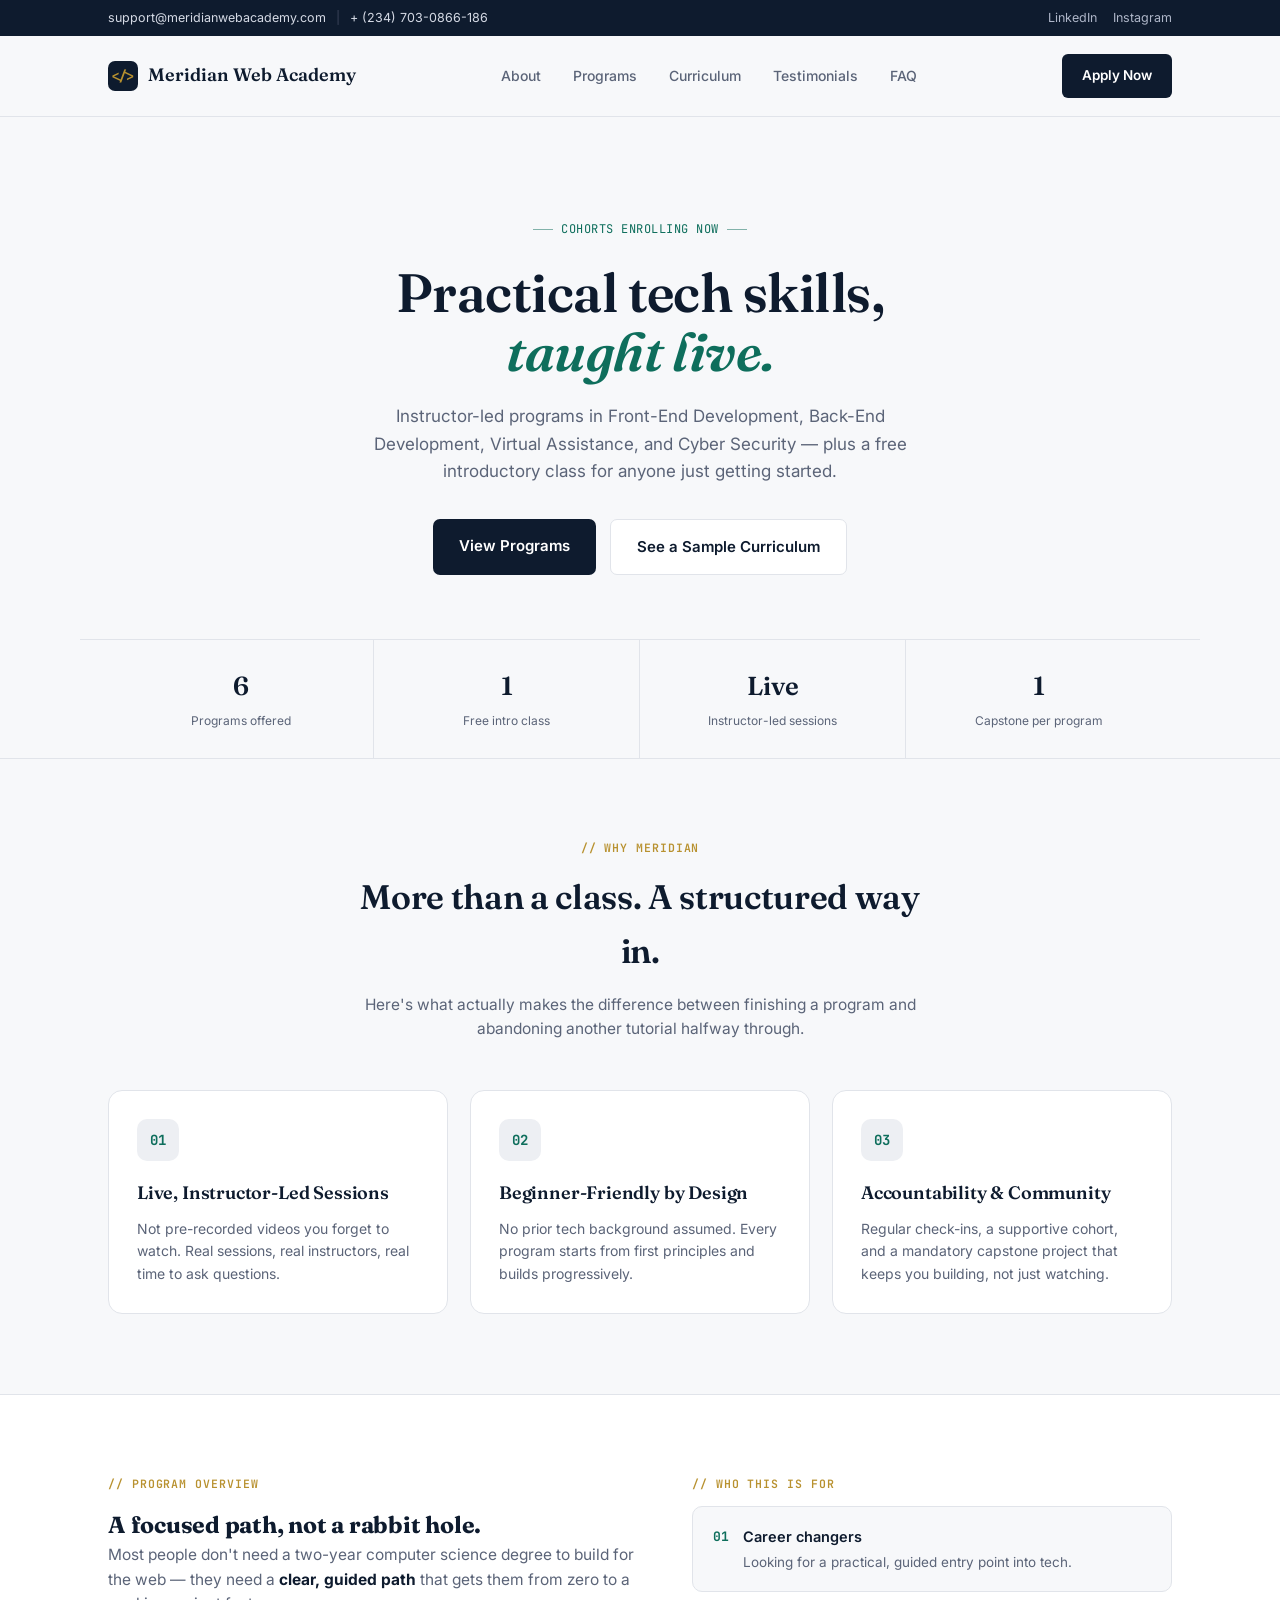
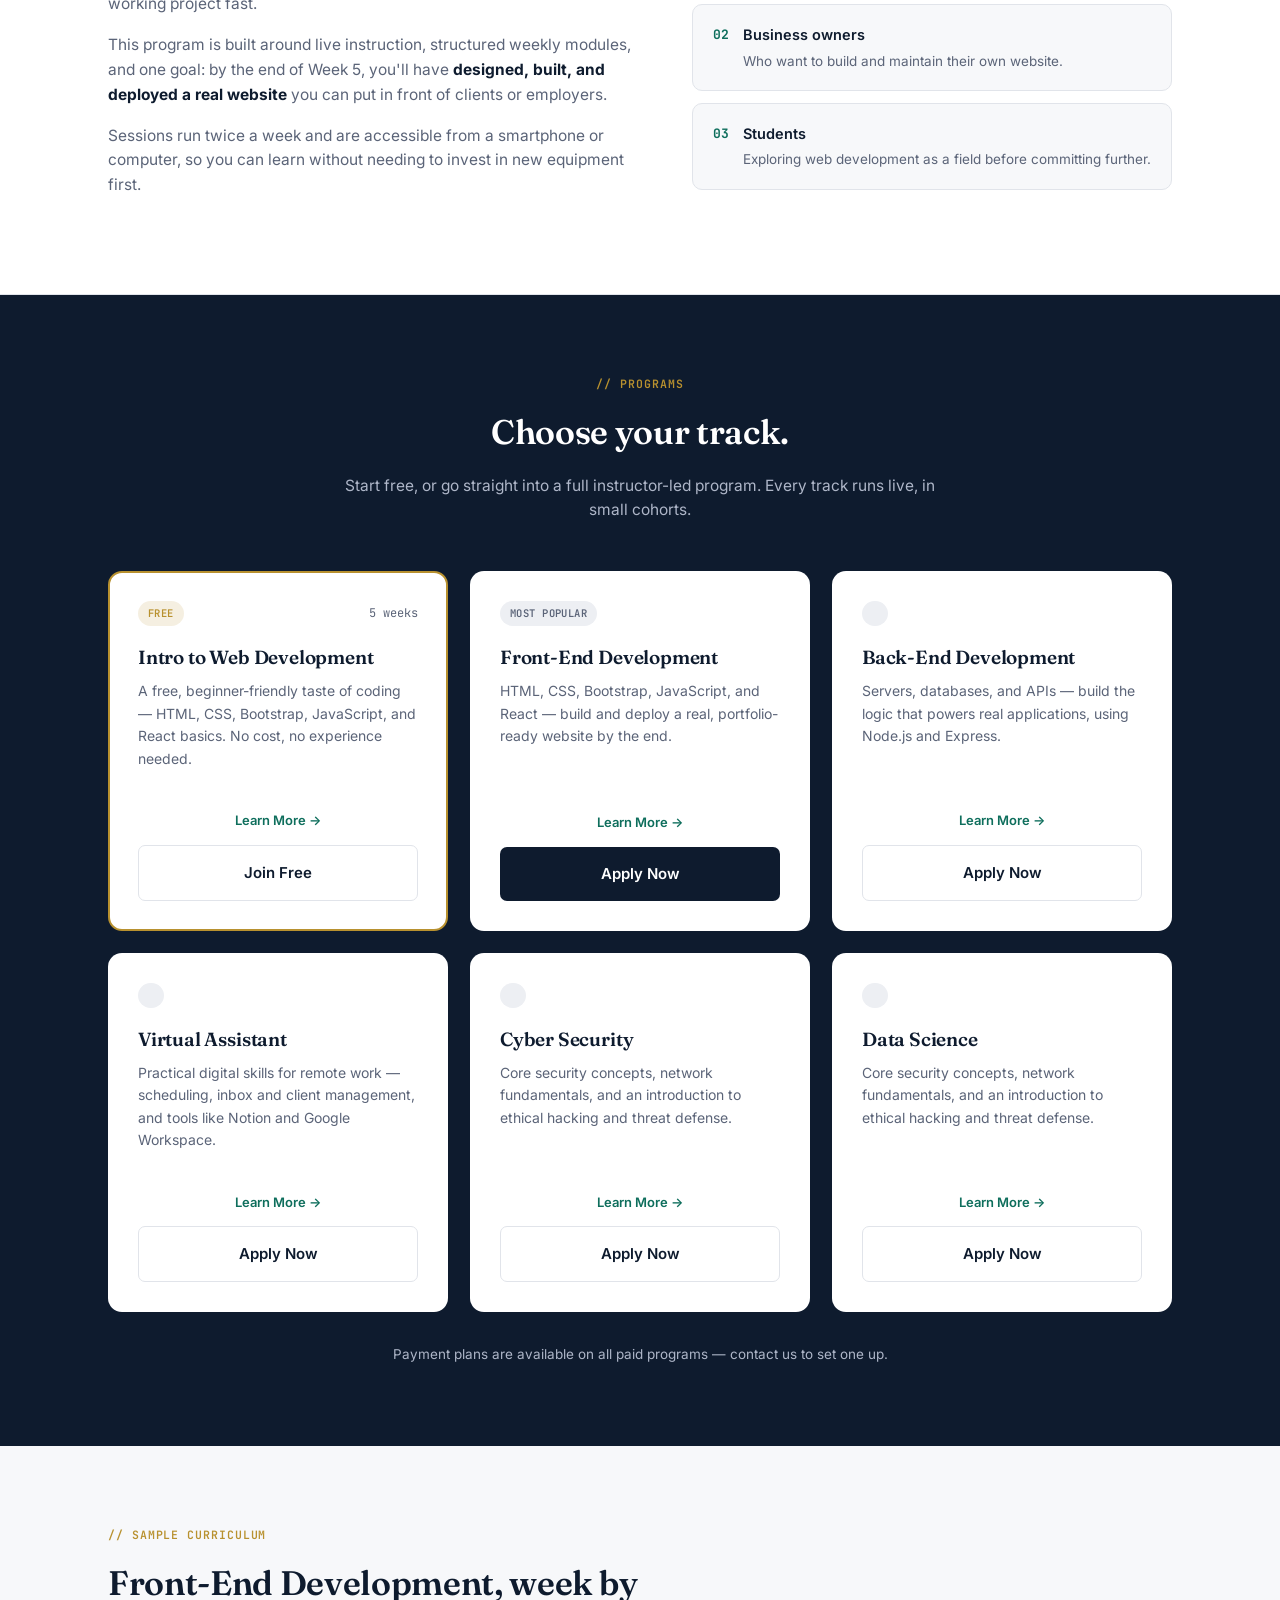
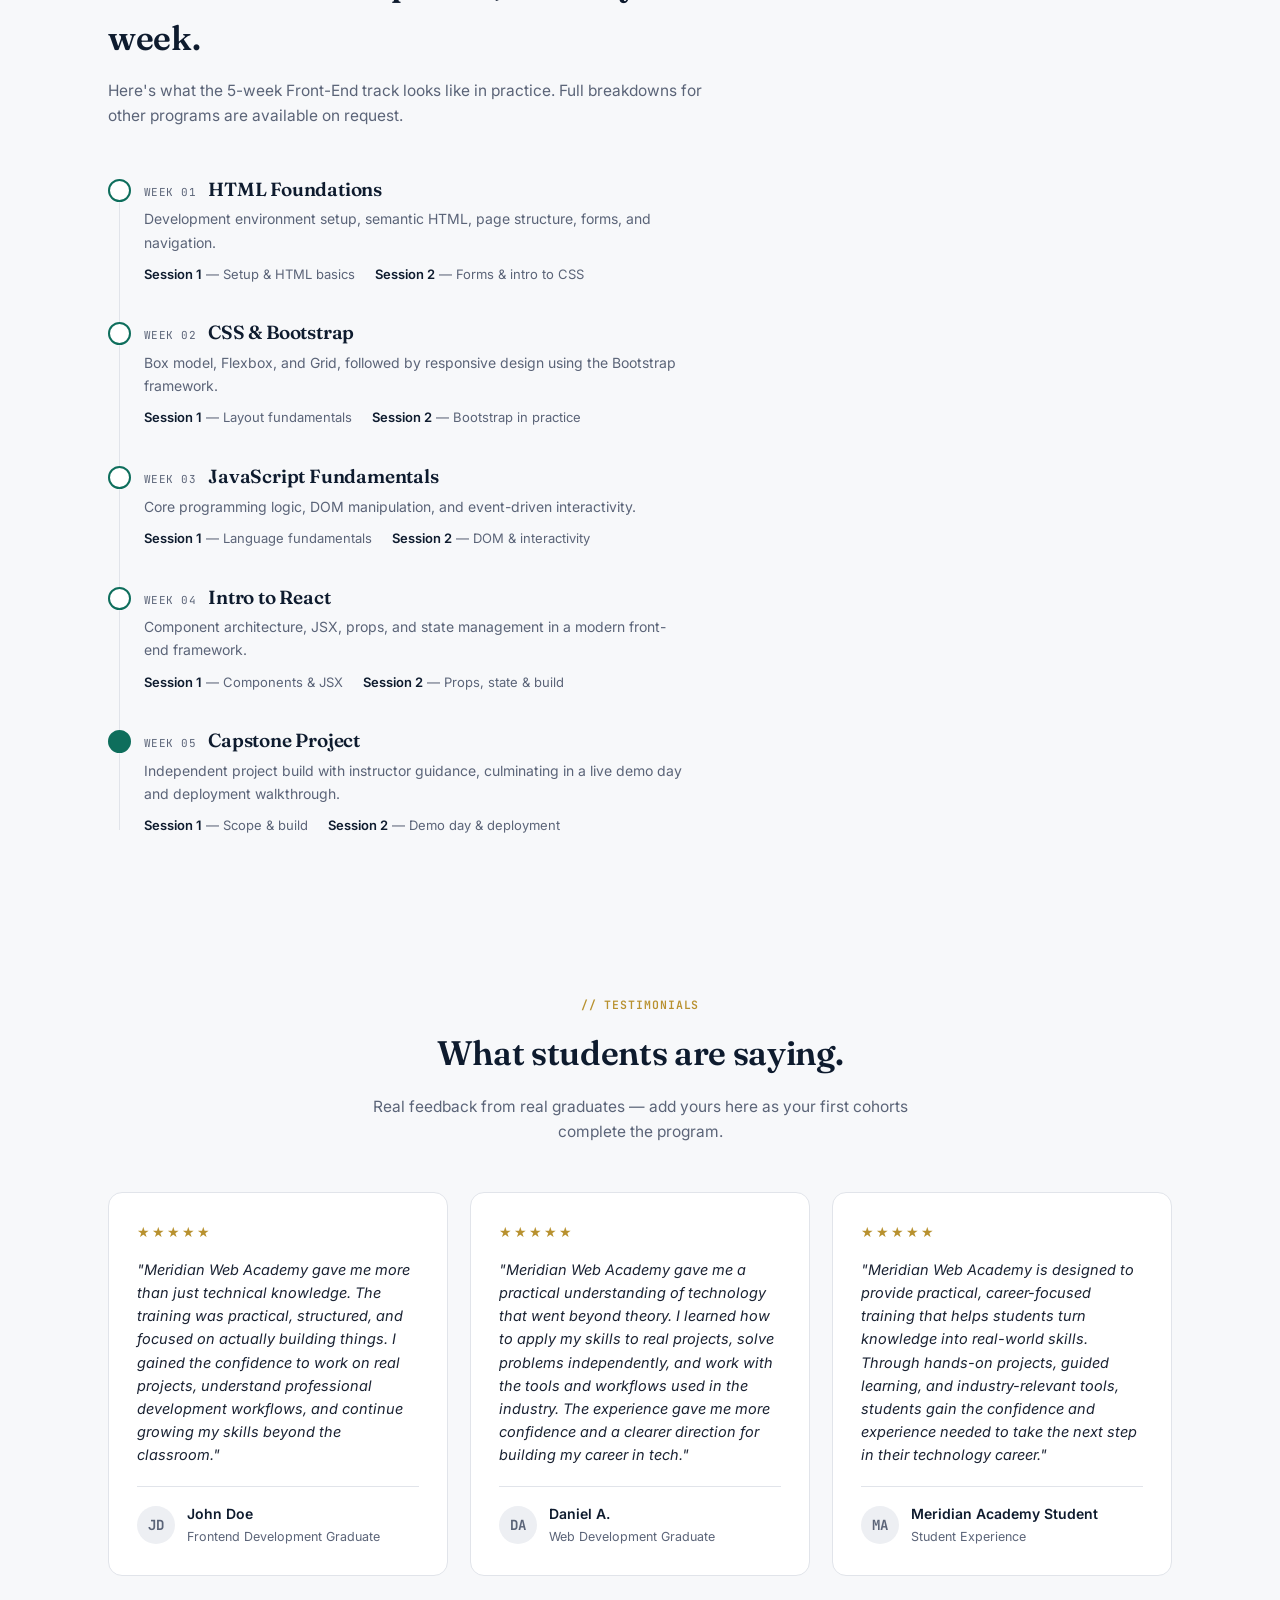
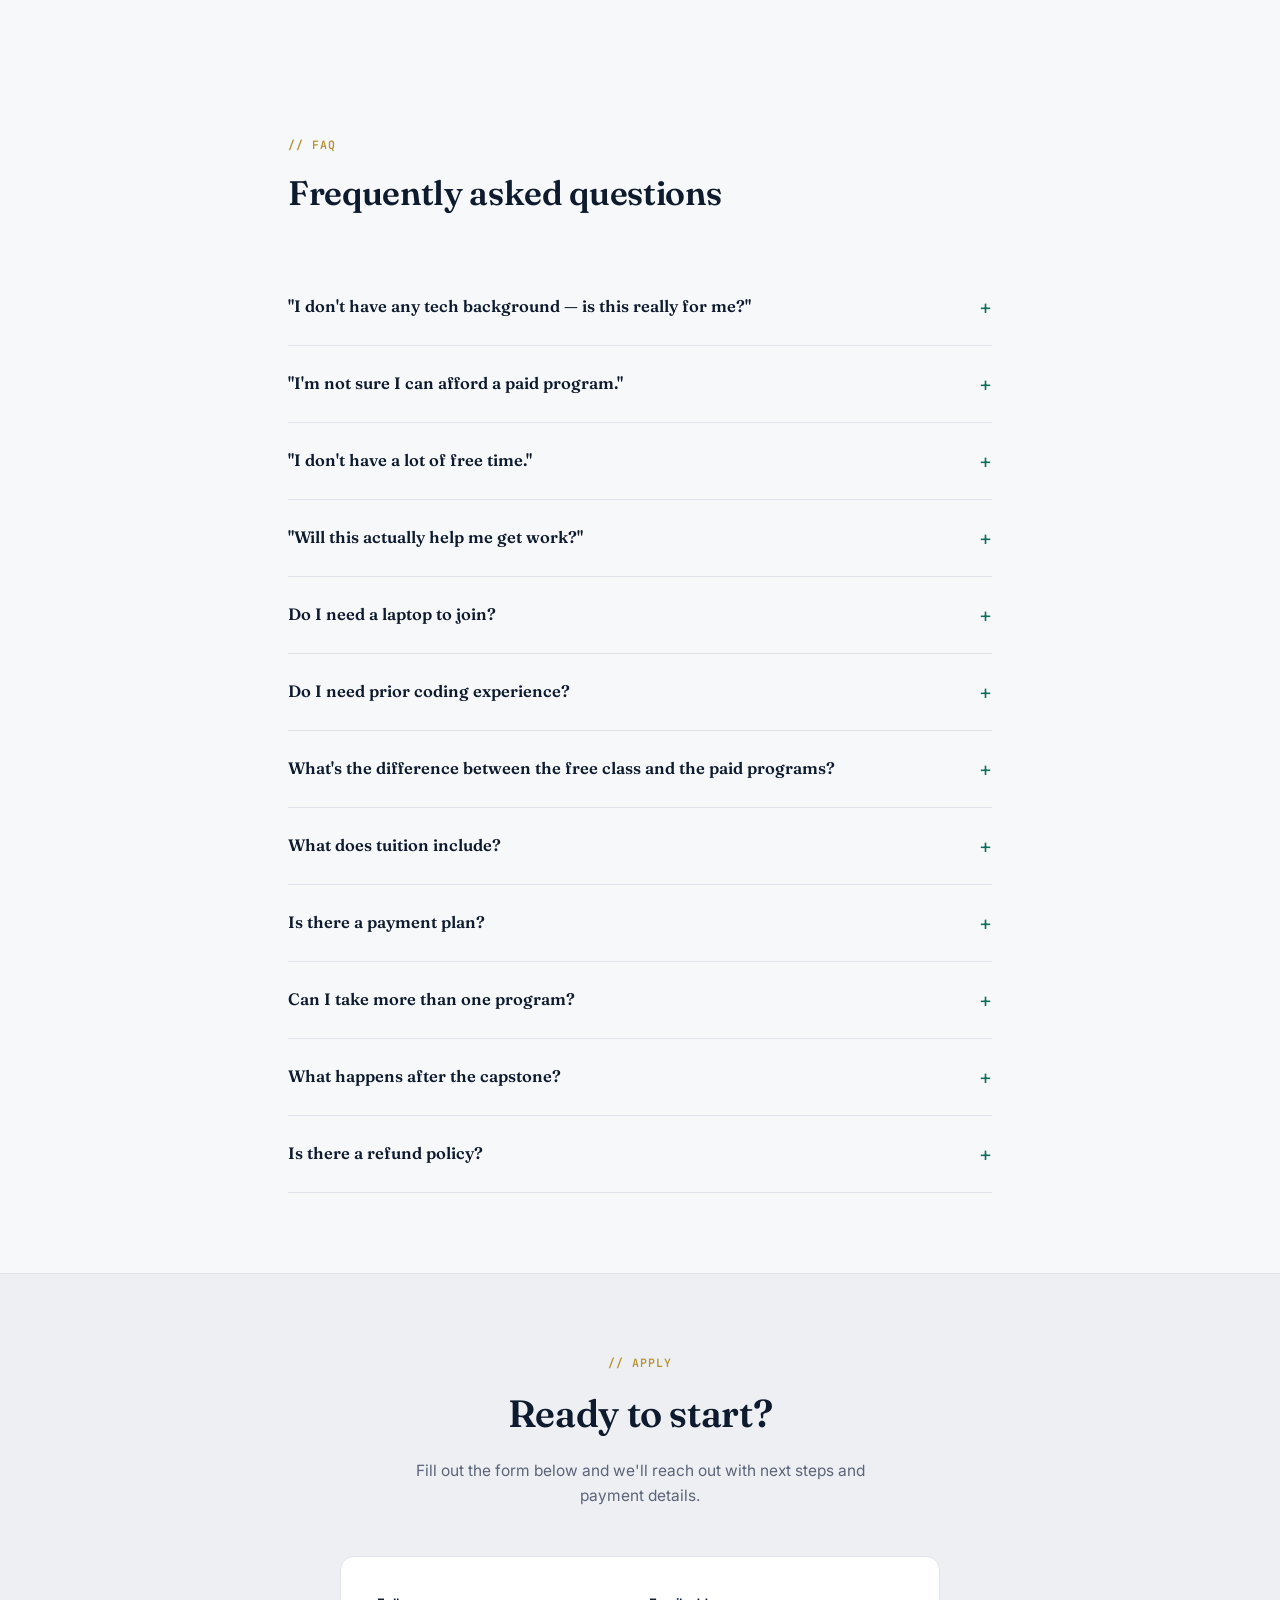
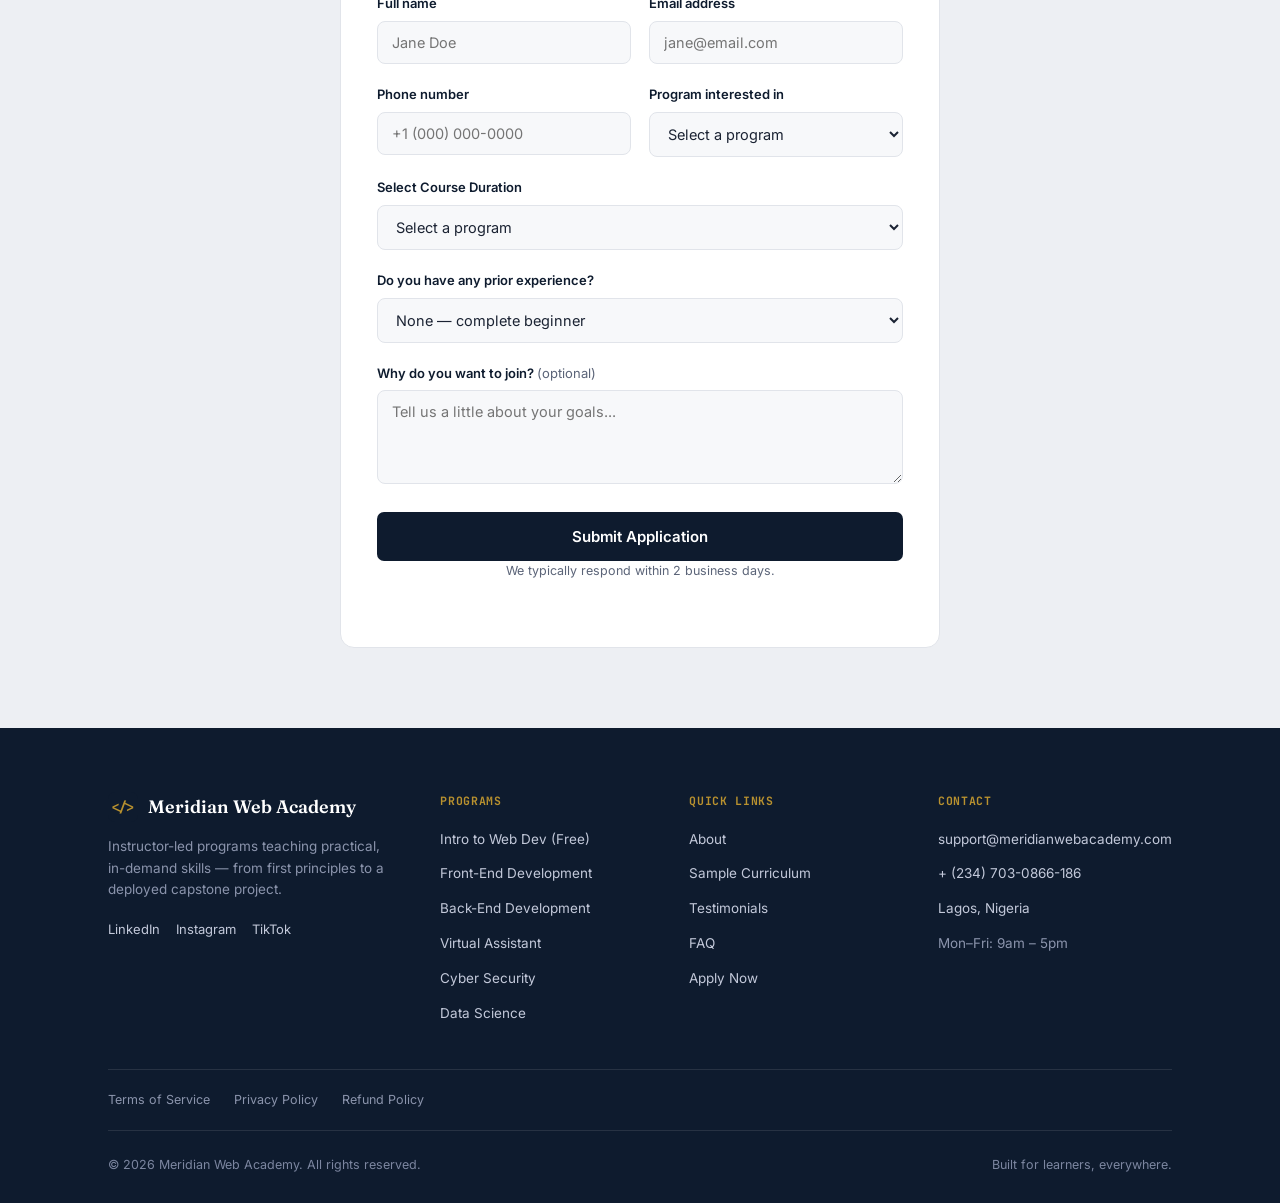
<file: index.html>
<!DOCTYPE html>
<html lang="en">
<head>
<meta charset="UTF-8">
<title>Meridian Academy — Tech Skills Programs</title>
<meta name="viewport" content="width=device-width, initial-scale=1.0">
<link rel="preconnect" href="https://fonts.googleapis.com">
<link rel="preconnect" href="https://fonts.gstatic.com" crossorigin>
<link href="https://fonts.googleapis.com/css2?family=Fraunces:opsz,wght@9..144,500;9..144,600;9..144,700&family=Inter:wght@400;500;600;700&family=JetBrains+Mono:wght@500;600&display=swap" rel="stylesheet">
<link rel="stylesheet" href="css/styles.css">

</head>
<body>

<header>
  <div class="topbar">
    <div class="wrap topbar-inner">
      <div class="topbar-contact">
        <a href="mailto:hello@yourdomain.com">support@meridianwebacademy.com</a>
        <span class="divider">|</span>
        <a href="tel:+10000000000">+ (234) 703-0866-186</a>
      </div>
      <div class="topbar-social">
        <a href="#">LinkedIn</a>
        <a href="#">Instagram</a>
      </div>
    </div>
  </div>
  <nav class="nav wrap">
    <a href="index.html" class="logo"><span class="mark mono">&lt;/&gt;</span>Meridian Web Academy</a>
    <div class="nav-links">
      <a href="#about">About</a>
      <a href="#programs">Programs</a>
      <a href="#curriculum">Curriculum</a>
      <a href="#testimonials">Testimonials</a>
      <a href="#faq">FAQ</a>
    </div>
    <a href="#enroll" class="nav-cta">Apply Now</a>
  </nav>
</header>

<section class="hero">
  <div class="wrap hero-inner">
    <div class="eyebrow mono">Cohorts enrolling now</div>
    <h1>Practical tech skills, <span class="accent">taught live.</span></h1>
    <p class="lead">
      Instructor-led programs in Front-End Development, Back-End Development,
      Virtual Assistance, and Cyber Security — plus a free introductory class
      for anyone just getting started.
    </p>
    <div class="hero-actions">
      <a href="#programs" class="btn-primary">View Programs</a>
      <a href="#curriculum" class="btn-ghost">See a Sample Curriculum</a>
    </div>
  </div>

  <div class="wrap stat-bar">
    <div><b>6</b><span>Programs offered</span></div>
    <div><b>1</b><span>Free intro class</span></div>
    <div><b>Live</b><span>Instructor-led sessions</span></div>
    <div><b>1</b><span>Capstone per program</span></div>
  </div>
</section>

<section class="why" id="why">
  <div class="wrap">
    <div class="section-head center">
      <div class="kicker">// why meridian</div>
      <h2>More than a class. A structured way in.</h2>
      <p>Here's what actually makes the difference between finishing a program and abandoning another tutorial halfway through.</p>
    </div>

    <div class="why-grid">
      <div class="why-card">
        <div class="why-icon mono">01</div>
        <h3>Live, Instructor-Led Sessions</h3>
        <p>Not pre-recorded videos you forget to watch. Real sessions, real instructors, real time to ask questions.</p>
      </div>
      <div class="why-card">
        <div class="why-icon mono">02</div>
        <h3>Beginner-Friendly by Design</h3>
        <p>No prior tech background assumed. Every program starts from first principles and builds progressively.</p>
      </div>
      <div class="why-card">
        <div class="why-icon mono">03</div>
        <h3>Accountability &amp; Community</h3>
        <p>Regular check-ins, a supportive cohort, and a mandatory capstone project that keeps you building, not just watching.</p>
      </div>
    </div>
  </div>
</section>

<section class="about" id="about">
  <div class="wrap about-grid">
    <div>
      <div class="kicker">// program overview</div>
      <h2>A focused path, not a rabbit hole.</h2>
      <p>Most people don't need a two-year computer science degree to build for the web — they need a <strong>clear, guided path</strong> that gets them from zero to a working project fast.</p>
      <p>This program is built around live instruction, structured weekly modules, and one goal: by the end of Week 5, you'll have <strong>designed, built, and deployed a real website</strong> you can put in front of clients or employers.</p>
      <p>Sessions run twice a week and are accessible from a smartphone or computer, so you can learn without needing to invest in new equipment first.</p>
    </div>
    <div>
      <div class="kicker">// who this is for</div>
      <div class="outcome-card">
        <div class="num mono">01</div>
        <div><h4>Career changers</h4><p>Looking for a practical, guided entry point into tech.</p></div>
      </div>
      <div class="outcome-card">
        <div class="num mono">02</div>
        <div><h4>Business owners</h4><p>Who want to build and maintain their own website.</p></div>
      </div>
      <div class="outcome-card">
        <div class="num mono">03</div>
        <div><h4>Students</h4><p>Exploring web development as a field before committing further.</p></div>
      </div>
    </div>
  </div>
</section>

<section id="programs">
  <div class="wrap">
    <div class="section-head center">
      <div class="kicker">// programs</div>
      <h2>Choose your track.</h2>
      <p>Start free, or go straight into a full instructor-led program. Every track runs live, in small cohorts.</p>
    </div>

    <div class="programs-grid">

      <div class="program-card free">
        <div class="program-top">
          <span class="badge badge-free">Free</span>
          <span class="duration mono">5 weeks</span>
        </div>
        <h3>Intro to Web Development</h3>
        <p>A free, beginner-friendly taste of coding — HTML, CSS, Bootstrap, JavaScript, and React basics. No cost, no experience needed.</p>
        <div class="program-price"> <span></span></div>
        <div class="program-actions">
          <a href="intro-to-web-development.html" class="link-more">Learn More →</a>
          <a href="#enroll" class="btn-ghost full">Join Free</a>
        </div>
      </div>

      <div class="program-card">
        <div class="program-top">
          <span class="badge">Most popular</span>
          <span class="duration mono"></span>
        </div>
        <h3>Front-End Development</h3>
        <p>HTML, CSS, Bootstrap, JavaScript, and React — build and deploy a real, portfolio-ready website by the end.</p>
        <div class="program-price"><span></span></div>
        <div class="program-actions">
          <a href="frontend-development.html" class="link-more">Learn More →</a>
          <a href="#enroll" class="btn-primary full">Apply Now</a>
        </div>
      </div>

      <div class="program-card">
        <div class="program-top">
          <span class="badge">&nbsp;</span>
          <span class="duration mono"></span>
        </div>
        <h3>Back-End Development</h3>
        <p>Servers, databases, and APIs — build the logic that powers real applications, using Node.js and Express.</p>
        <div class="program-price"><span></span></div>
        <div class="program-actions">
          <a href="backend-development.html" class="link-more">Learn More →</a>
          <a href="#enroll" class="btn-ghost full">Apply Now</a>
        </div>
      </div>

      <div class="program-card">
        <div class="program-top">
          <span class="badge">&nbsp;</span>
          <span class="duration mono"></span>
        </div>
        <h3>Virtual Assistant</h3>
        <p>Practical digital skills for remote work — scheduling, inbox and client management, and tools like Notion and Google Workspace.</p>
        <div class="program-price"><span></span></div>
        <div class="program-actions">
          <a href="virtual-assistant.html" class="link-more">Learn More →</a>
          <a href="#enroll" class="btn-ghost full">Apply Now</a>
        </div>
      </div>

      <div class="program-card">
        <div class="program-top">
          <span class="badge">&nbsp;</span>
          <span class="duration mono"></span>
        </div>
        <h3>Cyber Security</h3>
        <p>Core security concepts, network fundamentals, and an introduction to ethical hacking and threat defense.</p>
        <div class="program-price"><span></span></div>
        <div class="program-actions">
          <a href="cyber-security.html" class="link-more">Learn More →</a>
          <a href="#enroll" class="btn-ghost full">Apply Now</a>
        </div>
      </div>

      <div class="program-card">
        <div class="program-top">
          <span class="badge">&nbsp;</span>
          <span class="duration mono"></span>
        </div>
        <h3>Data Science</h3>
        <p>Core security concepts, network fundamentals, and an introduction to ethical hacking and threat defense.</p>
        <div class="program-price"><span></span></div>
        <div class="program-actions">
          <a href="data-science.html" class="link-more">Learn More →</a>
          <a href="#enroll" class="btn-ghost full">Apply Now</a>
        </div>
      </div>

    </div>

    <p class="scholarship-note">Payment plans are available on all paid programs — contact us to set one up.</p>
  </div>
</section>

<section id="curriculum">
  <div class="wrap">
    <div class="section-head">
      <div class="kicker">// sample curriculum</div>
      <h2>Front-End Development, week by week.</h2>
      <p>Here's what the 5-week Front-End track looks like in practice. Full breakdowns for other programs are available on request.</p>
    </div>

    <div class="curriculum-timeline">
      <div class="module">
        <div class="module-head"><span class="tag mono">Week 01</span><h3>HTML Foundations</h3></div>
        <p>Development environment setup, semantic HTML, page structure, forms, and navigation.</p>
        <div class="sessions"><span><b>Session 1</b> — Setup &amp; HTML basics</span><span><b>Session 2</b> — Forms &amp; intro to CSS</span></div>
      </div>
      <div class="module">
        <div class="module-head"><span class="tag mono">Week 02</span><h3>CSS &amp; Bootstrap</h3></div>
        <p>Box model, Flexbox, and Grid, followed by responsive design using the Bootstrap framework.</p>
        <div class="sessions"><span><b>Session 1</b> — Layout fundamentals</span><span><b>Session 2</b> — Bootstrap in practice</span></div>
      </div>
      <div class="module">
        <div class="module-head"><span class="tag mono">Week 03</span><h3>JavaScript Fundamentals</h3></div>
        <p>Core programming logic, DOM manipulation, and event-driven interactivity.</p>
        <div class="sessions"><span><b>Session 1</b> — Language fundamentals</span><span><b>Session 2</b> — DOM &amp; interactivity</span></div>
      </div>
      <div class="module">
        <div class="module-head"><span class="tag mono">Week 04</span><h3>Intro to React</h3></div>
        <p>Component architecture, JSX, props, and state management in a modern front-end framework.</p>
        <div class="sessions"><span><b>Session 1</b> — Components &amp; JSX</span><span><b>Session 2</b> — Props, state &amp; build</span></div>
      </div>
      <div class="module capstone">
        <div class="module-head"><span class="tag mono">Week 05</span><h3>Capstone Project</h3></div>
        <p>Independent project build with instructor guidance, culminating in a live demo day and deployment walkthrough.</p>
        <div class="sessions"><span><b>Session 1</b> — Scope &amp; build</span><span><b>Session 2</b> — Demo day &amp; deployment</span></div>
      </div>
    </div>
  </div>
</section>

<section id="testimonials">
  <div class="wrap">
    <div class="section-head center">
      <div class="kicker">// testimonials</div>
      <h2>What students are saying.</h2>
      <p>Real feedback from real graduates — add yours here as your first cohorts complete the program.</p>
    </div>

    <div class="testimonials-grid">
      <div class="testimonial-card">
          <div class="stars mono">★★★★★</div>
          <p class="quote">
            "Meridian Web Academy gave me more than just technical knowledge. The
            training was practical, structured, and focused on actually building
            things. I gained the confidence to work on real projects, understand
            professional development workflows, and continue growing my skills
            beyond the classroom."
          </p>

          <div class="testimonial-who">
            <div class="avatar mono">JD</div>
            <div>
              <div class="t-name">John Doe</div>
              <div class="t-role">Frontend Development Graduate</div>
            </div>
          </div>
      </div>
      <div class="testimonial-card">
        <div class="stars mono">★★★★★</div>

        <p class="quote">
          "Meridian Web Academy gave me a practical understanding of technology
          that went beyond theory. I learned how to apply my skills to real
          projects, solve problems independently, and work with the tools and
          workflows used in the industry. The experience gave me more confidence
          and a clearer direction for building my career in tech."
        </p>

        <div class="testimonial-who">
          <div class="avatar mono">DA</div>
          <div>
            <div class="t-name">Daniel A.</div>
            <div class="t-role">Web Development Graduate</div>
          </div>
        </div>
      </div>
      <div class="testimonial-card">
        <div class="stars mono">★★★★★</div>

        <p class="quote">
          "Meridian Web Academy is designed to provide practical, career-focused
          training that helps students turn knowledge into real-world skills.
          Through hands-on projects, guided learning, and industry-relevant tools,
          students gain the confidence and experience needed to take the next step
          in their technology career."
        </p>

        <div class="testimonial-who">
          <div class="avatar mono">MA</div>
          <div>
            <div class="t-name">Meridian Academy Student</div>
            <div class="t-role">Student Experience</div>
          </div>
        </div>
</div>
    </div>
  </div>
</section>

<section id="faq">
  <div class="wrap" style="max-width:760px;">
    <div class="section-head">
      <div class="kicker">// faq</div>
      <h2>Frequently asked questions</h2>
    </div>

    <details class="faq-item">
      <summary>"I don't have any tech background — is this really for me?"</summary>
      <p>Yes. Most students who join have zero prior experience. Every program is built to start from first principles in Week 1, so no background is assumed going in.</p>
    </details>
    <details class="faq-item">
      <summary>"I'm not sure I can afford a paid program."</summary>
      <p>Start with the free Intro to Web Development class at no cost. If you decide to continue into a paid program afterward, payment plans are available so you're not paying the full amount upfront.</p>
    </details>
    <details class="faq-item">
      <summary>"I don't have a lot of free time."</summary>
      <p>Each program runs just two live sessions a week, so it's designed to fit around a job, school, or other commitments rather than replace your schedule entirely.</p>
    </details>
    <details class="faq-item">
      <summary>"Will this actually help me get work?"</summary>
      <p>Every program ends with a real capstone project you build yourself — something you can show in a portfolio, job application, or client pitch. We don't guarantee job placement, but we do guarantee you leave with tangible proof of what you can do.</p>
    </details>
    <details class="faq-item">
      <summary>Do I need a laptop to join?</summary>
      <p>No. The curriculum is designed to be followed from a smartphone, though a computer makes writing code more comfortable if you have access to one.</p>
    </details>
    <details class="faq-item">
      <summary>Do I need prior coding experience?</summary>
      <p>No. The program starts from first principles in Week 1 and builds progressively, so no background is assumed.</p>
    </details>
    <details class="faq-item">
      <summary>What's the difference between the free class and the paid programs?</summary>
      <p>The free Intro to Web Development class is a short, no-cost taste of coding basics. The paid programs (Front-End, Back-End, Virtual Assistant, and Cyber Security) go deeper, run longer, and include capstone projects, feedback, and a certificate of completion.</p>
    </details>
    <details class="faq-item">
      <summary>What does tuition include?</summary>
      <p>All live sessions and recordings, the full curriculum for that program, capstone project feedback, a certificate of completion, and access to the student community.</p>
    </details>
    <details class="faq-item">
      <summary>Is there a payment plan?</summary>
      <p>Yes. Tuition for any paid program can be split into installments instead of paid in full upfront — contact us to set one up.</p>
    </details>
    <details class="faq-item">
      <summary>Can I take more than one program?</summary>
      <p>Yes. Many students start with the free class, then move into Front-End, Back-End, Virtual Assistant, or Cyber Security once they know which path fits them best.</p>
    </details>
    <details class="faq-item">
      <summary>What happens after the capstone?</summary>
      <p>You'll leave with a live, deployed website you built yourself, along with a certificate of completion and guidance on next steps, whether that's freelancing, further study, or a job search.</p>
    </details>
    <details class="faq-item">
      <summary>Is there a refund policy?</summary>
      <p>
        Training is provided free of charge, while certification is available
        upon successful completion of the program. Because certification involves
        administrative and assessment costs, certification fees are generally
        non-refundable once payment has been made. Students are encouraged to
        review the certification requirements and fee details before making
        payment.
      </p>
    </details>
  </div>
</section>

<section class="final-cta" id="enroll">
  <div class="wrap">
    <div class="section-head center">
      <div class="kicker">// apply</div>
      <h2>Ready to start?</h2>
      <p>
        Fill out the form below and we'll reach out with next steps and payment details.
      </p>
    </div>

    <form
      class="apply-form"
      id="applicationForm"
    >

      <div class="form-row">
        <div class="form-group">
          <label for="fullName">Full name</label>
          <input
            type="text"
            id="fullName"
            name="fullName"
            required
            placeholder="Jane Doe"
          >
        </div>

        <div class="form-group">
          <label for="email">Email address</label>
          <input
            type="email"
            id="email"
            name="email"
            required
            placeholder="jane@email.com"
          >
        </div>
      </div>


      <div class="form-row">
        <div class="form-group">
          <label for="phone">Phone number</label>
          <input
            type="tel"
            id="phone"
            name="phone"
            placeholder="+1 (000) 000-0000"
          >
        </div>

        <div class="form-group">
          <label for="program">Program interested in</label>

          <select
            id="program"
            name="program"
            required
          >
            <option value="" disabled selected>
              Select a program
            </option>

            <option value="Free Intro to Web Development">
              Free Intro to Web Development
            </option>

            <option value="Front-End Development">
              Front-End Development
            </option>

            <option value="Back-End Development">
              Back-End Development
            </option>

            <option value="Virtual Assistant">
              Virtual Assistant
            </option>

            <option value="Cyber Security">
              Cyber Security
            </option>

             <option value="Cyber Security">
              Data Science
            </option>
          </select>
        </div>
      </div>

      <div class="form-select">
        <label for="program">Select Course Duration</label>
        
        <select
            id="program"
            name="program"
            required
            >

            <option value="" disabled selected>
              Select a program
            </option>

            <option value="Free Intro to Web Development">
              3 Months Course
            </option>

            <option value="Free Intro to Web Development">
              6 Months Course
            </option>
        </select>
      </div>


      <div class="form-group">
        <label for="experience">
          Do you have any prior experience?
        </label>

        <select
          id="experience"
          name="experience"
        >
          <option value="None">
            None — complete beginner
          </option>

          <option value="Some">
            Some — self-taught or dabbled
          </option>

          <option value="Experienced">
            Experienced — looking to sharpen skills
          </option>
        </select>
      </div>


      <div class="form-group">
        <label for="message">
          Why do you want to join?
          <span class="optional">(optional)</span>
        </label>

        <textarea
          id="message"
          name="message"
          rows="4"
          placeholder="Tell us a little about your goals..."
        ></textarea>
      </div>


      <button
        type="submit"
        class="btn-primary full"
        id="submitButton"
      >
        Submit Application
      </button>

      <p class="form-note">
        We typically respond within 2 business days.
      </p>

      <!-- Success/Error message -->
      <div
        id="formMessage"
        class="form-message"
        style="display: none;"
      ></div>

    </form>
  </div>
</section>


<script>
  const form = document.getElementById("applicationForm");
  const submitButton = document.getElementById("submitButton");
  const formMessage = document.getElementById("formMessage");

  /*
    IMPORTANT:
    Replace this URL with the Web App URL
    you received from Google Apps Script.
  */
  const GOOGLE_SCRIPT_URL =
    "https://script.google.com/macros/s/YOUR_SCRIPT_ID/exec";


  form.addEventListener("submit", async function (event) {
    event.preventDefault();

    // Disable button while submitting
    submitButton.disabled = true;
    submitButton.textContent = "Submitting...";

    // Hide previous message
    formMessage.style.display = "none";
    formMessage.textContent = "";


    // Collect all form fields
    const formData = new FormData(form);


    try {

      await fetch(GOOGLE_SCRIPT_URL, {
        method: "POST",
        body: formData,
        mode: "no-cors"
      });


      /*
        Google Apps Script receives the data
        and adds it to your Google Sheet.
      */

      formMessage.textContent =
        "Application submitted successfully! We'll get back to you within 2 business days.";

      formMessage.style.display = "block";
      formMessage.style.color = "green";


      // Clear the form
      form.reset();


    } catch (error) {

      console.error("Form submission error:", error);

      formMessage.textContent =
        "Something went wrong. Please try again.";

      formMessage.style.display = "block";
      formMessage.style.color = "red";

    }


    // Re-enable button
    submitButton.disabled = false;
    submitButton.textContent = "Submit Application";
  });
</script>
<footer>
  <div class="wrap">
    <div class="footer-grid">
      <div class="footer-brand">
        <div class="logo"><span class="mark mono">&lt;/&gt;</span>Meridian Web Academy</div>
        <p>Instructor-led programs teaching practical, in-demand skills — from first principles to a deployed capstone project.</p>
        <div class="footer-social">
          <a href="#">LinkedIn</a>
          <a href="#">Instagram</a>
          <a href="#">TikTok</a>
        </div>
      </div>
      <div class="footer-col">
        <h4>Programs</h4>
        <ul>
          <li><a href="#programs">Intro to Web Dev (Free)</a></li>
          <li><a href="#programs">Front-End Development</a></li>
          <li><a href="#programs">Back-End Development</a></li>
          <li><a href="#programs">Virtual Assistant</a></li>
          <li><a href="#programs">Cyber Security</a></li>
          <li><a href="#programs">Data Science</a></li>
        </ul>
      </div>
      <div class="footer-col">
        <h4>Quick Links</h4>
        <ul>
          <li><a href="#about">About</a></li>
          <li><a href="#curriculum">Sample Curriculum</a></li>
          <li><a href="#testimonials">Testimonials</a></li>
          <li><a href="#faq">FAQ</a></li>
          <li><a href="#enroll">Apply Now</a></li>
        </ul>
      </div>
      <div class="footer-col">
        <h4>Contact</h4>
        <ul>
          <li><a href="mailto:hello@yourdomain.com">support@meridianwebacademy.com</a></li>
          <li><a href="tel:+10000000000">+ (234) 703-0866-186</a></li>
          <li><a href="#">Lagos, Nigeria</a></li>
          <li><span class="footer-hours">Mon–Fri: 9am – 5pm</span></li>
        </ul>
      </div>
    </div>
    <div class="footer-legal-row">
      <div class="footer-col legal">
        <a href="#">Terms of Service</a>
        <a href="#">Privacy Policy</a>
        <a href="#">Refund Policy</a>
      </div>
    </div>
    <div class="footer-bottom">
      <span>© 2026 Meridian Web Academy. All rights reserved.</span>
      <span>Built for learners, everywhere.</span>
    </div>
  </div>
</footer>

<script src="js/main.js"></script>
</body>
</html>
</file>
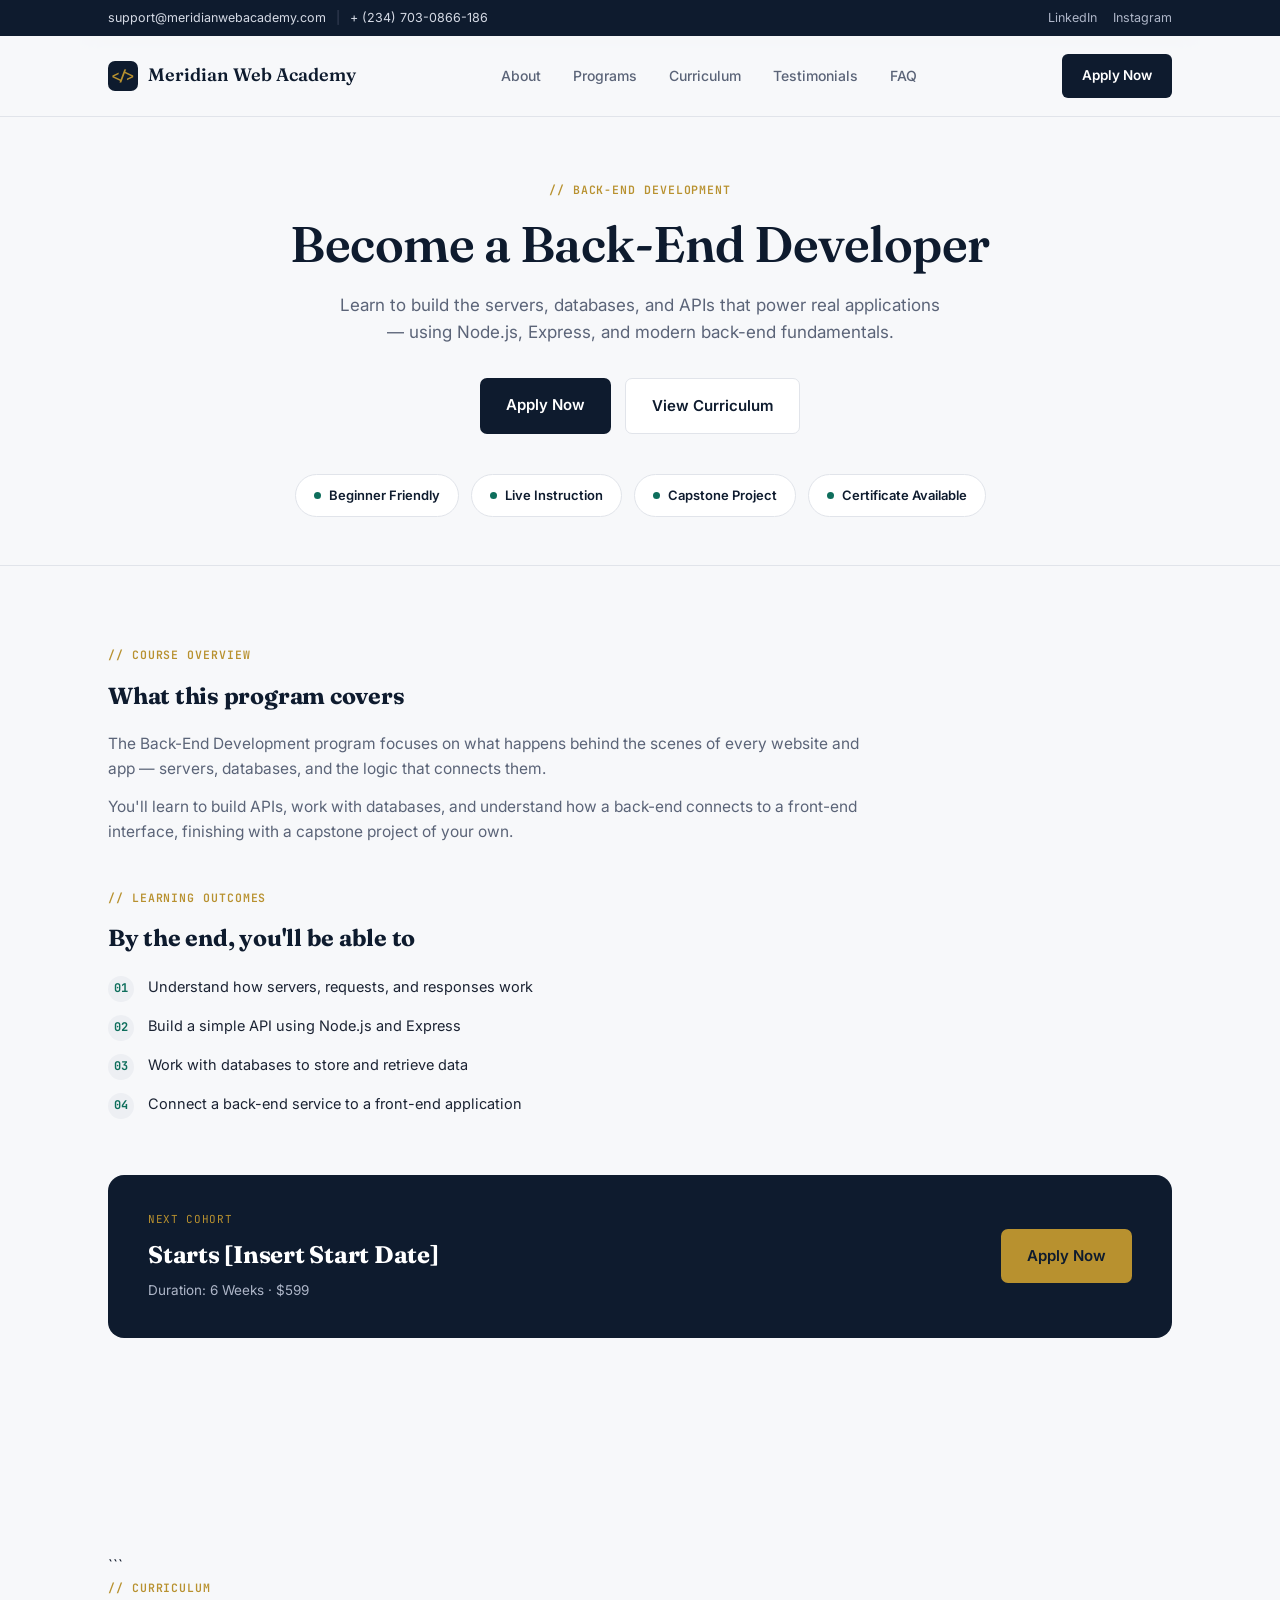
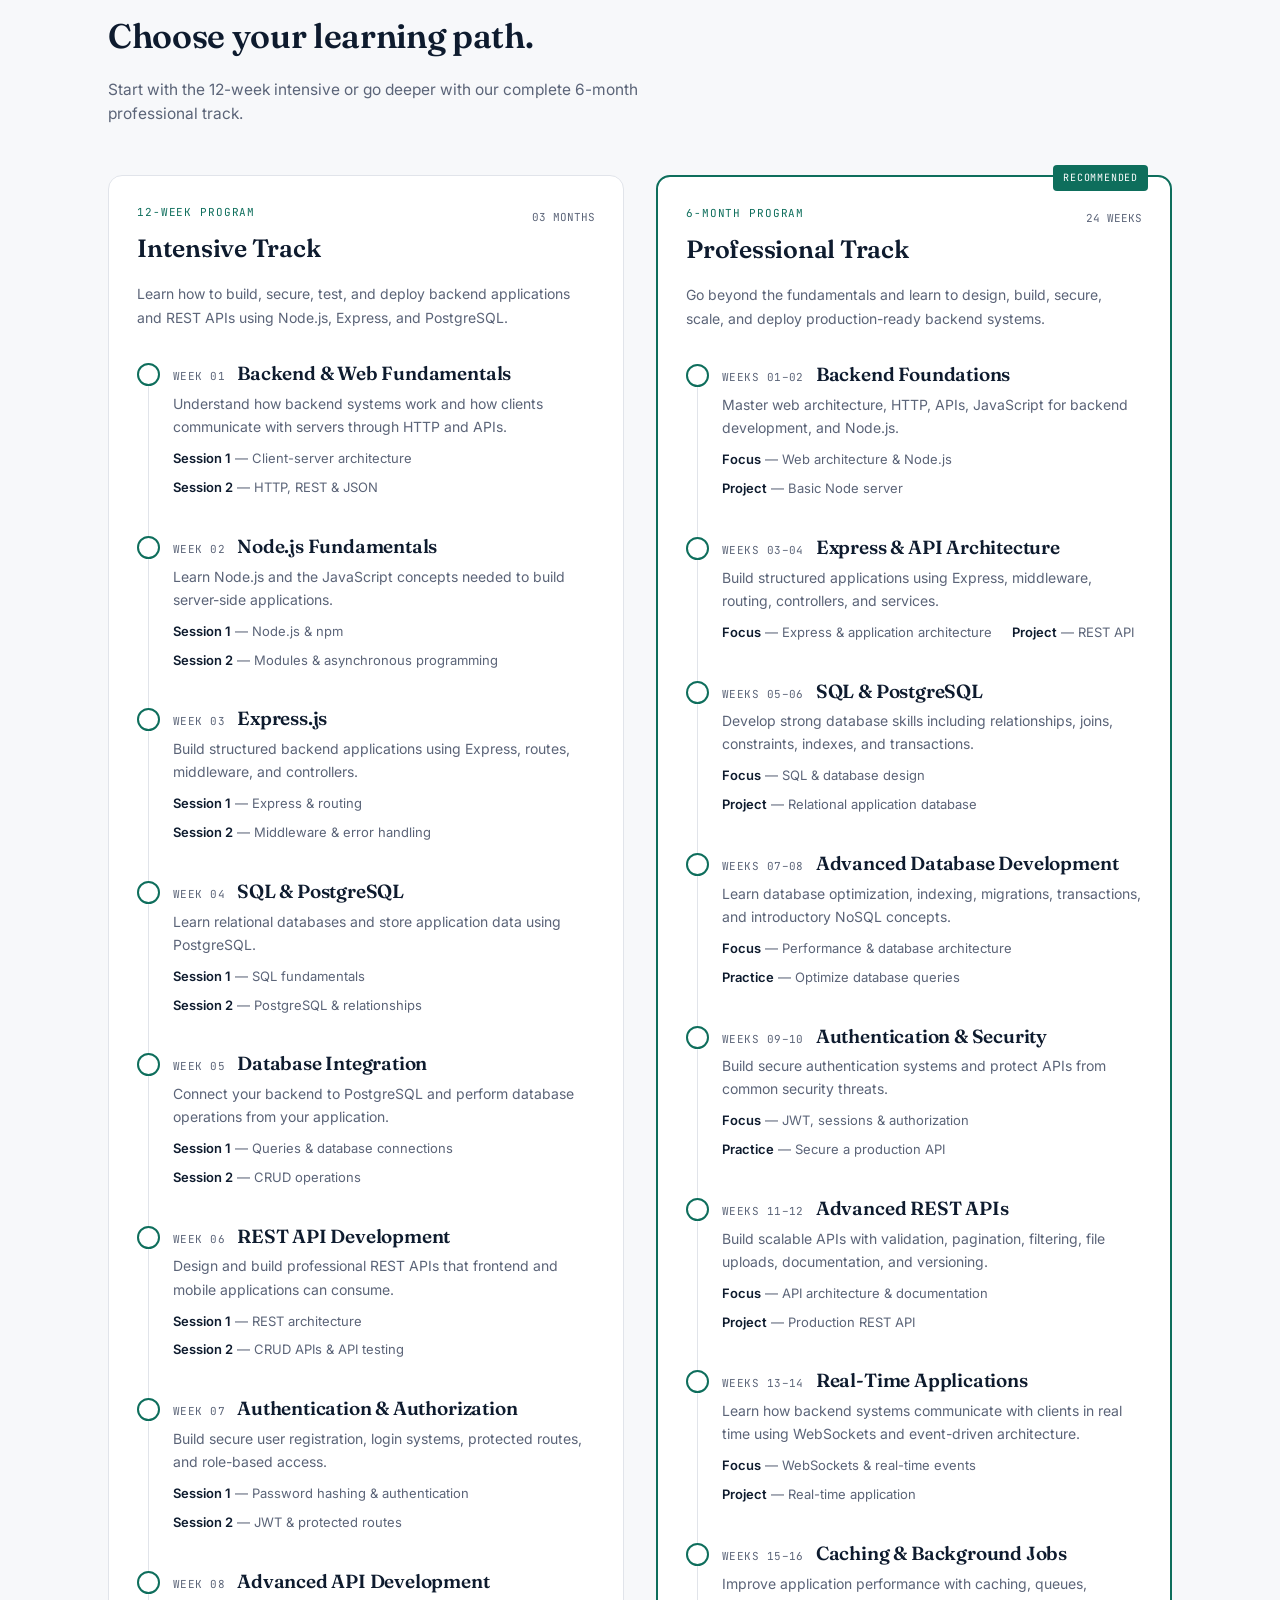
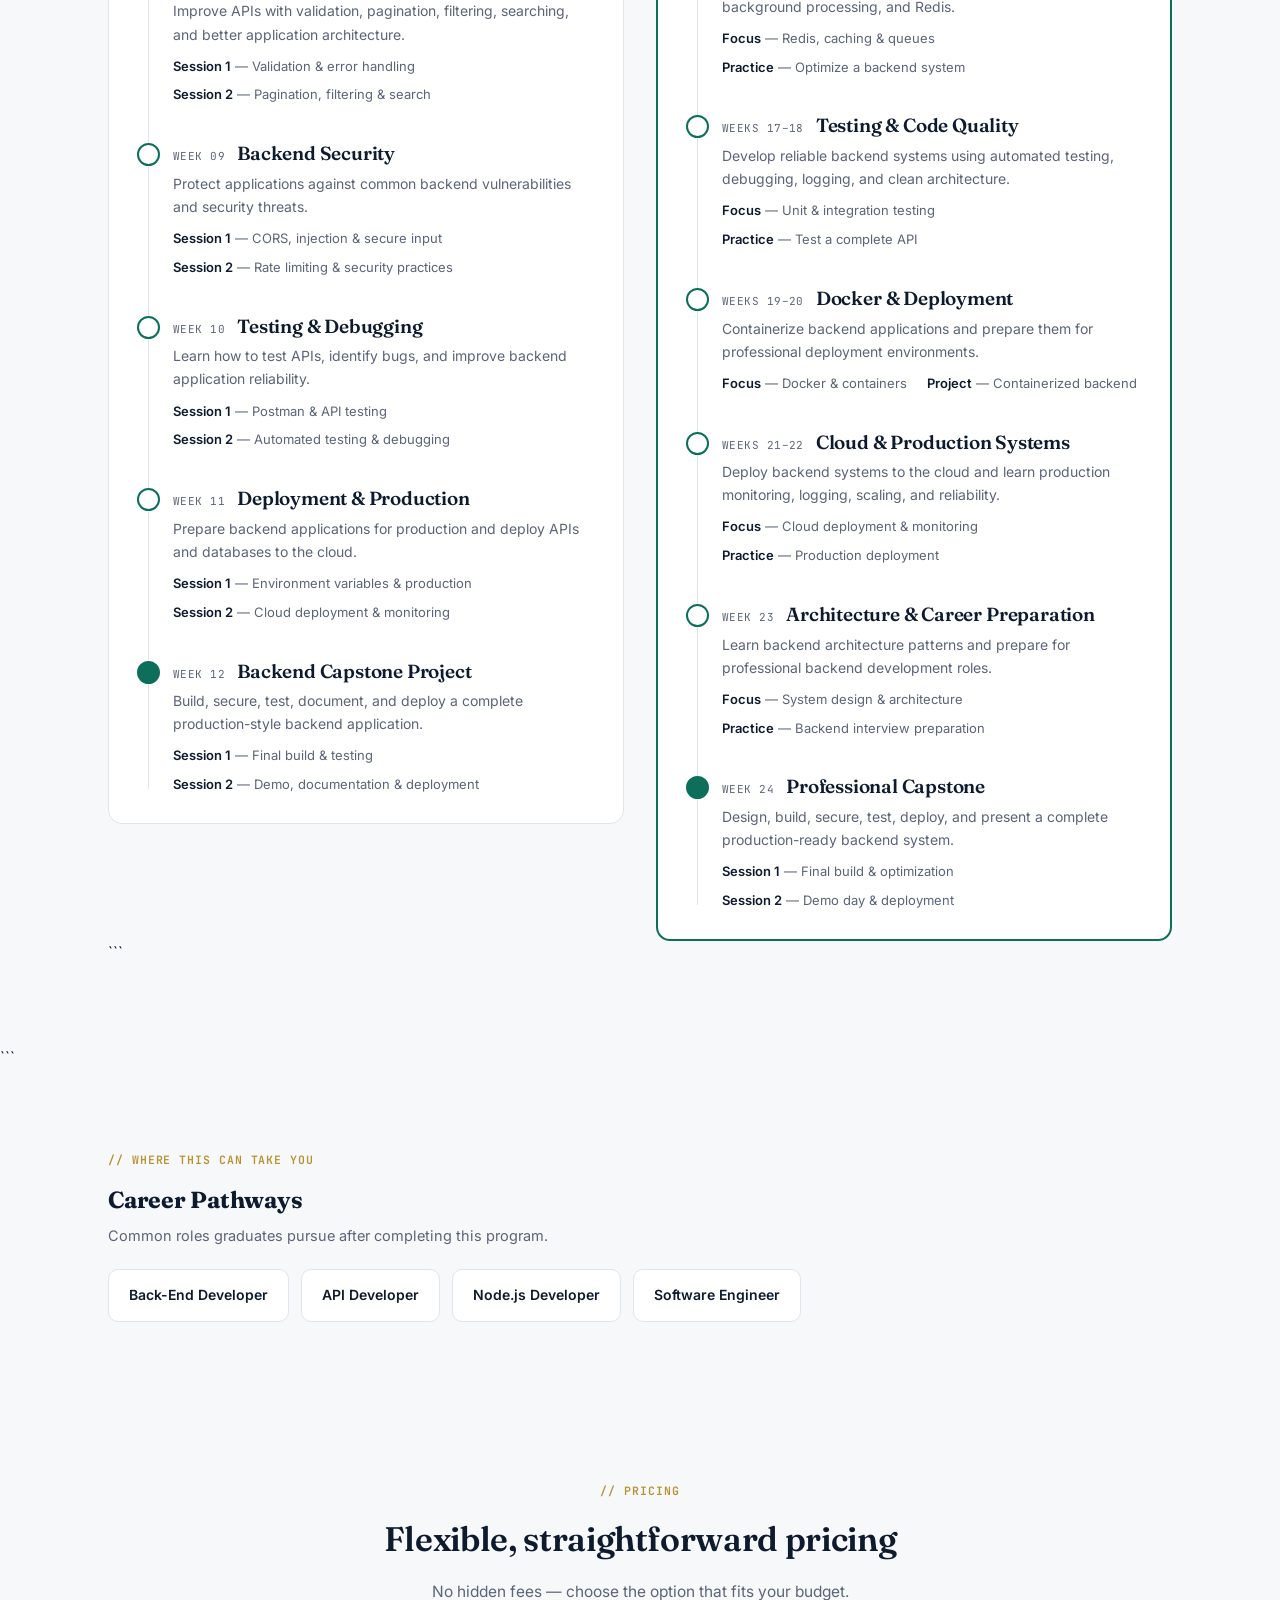
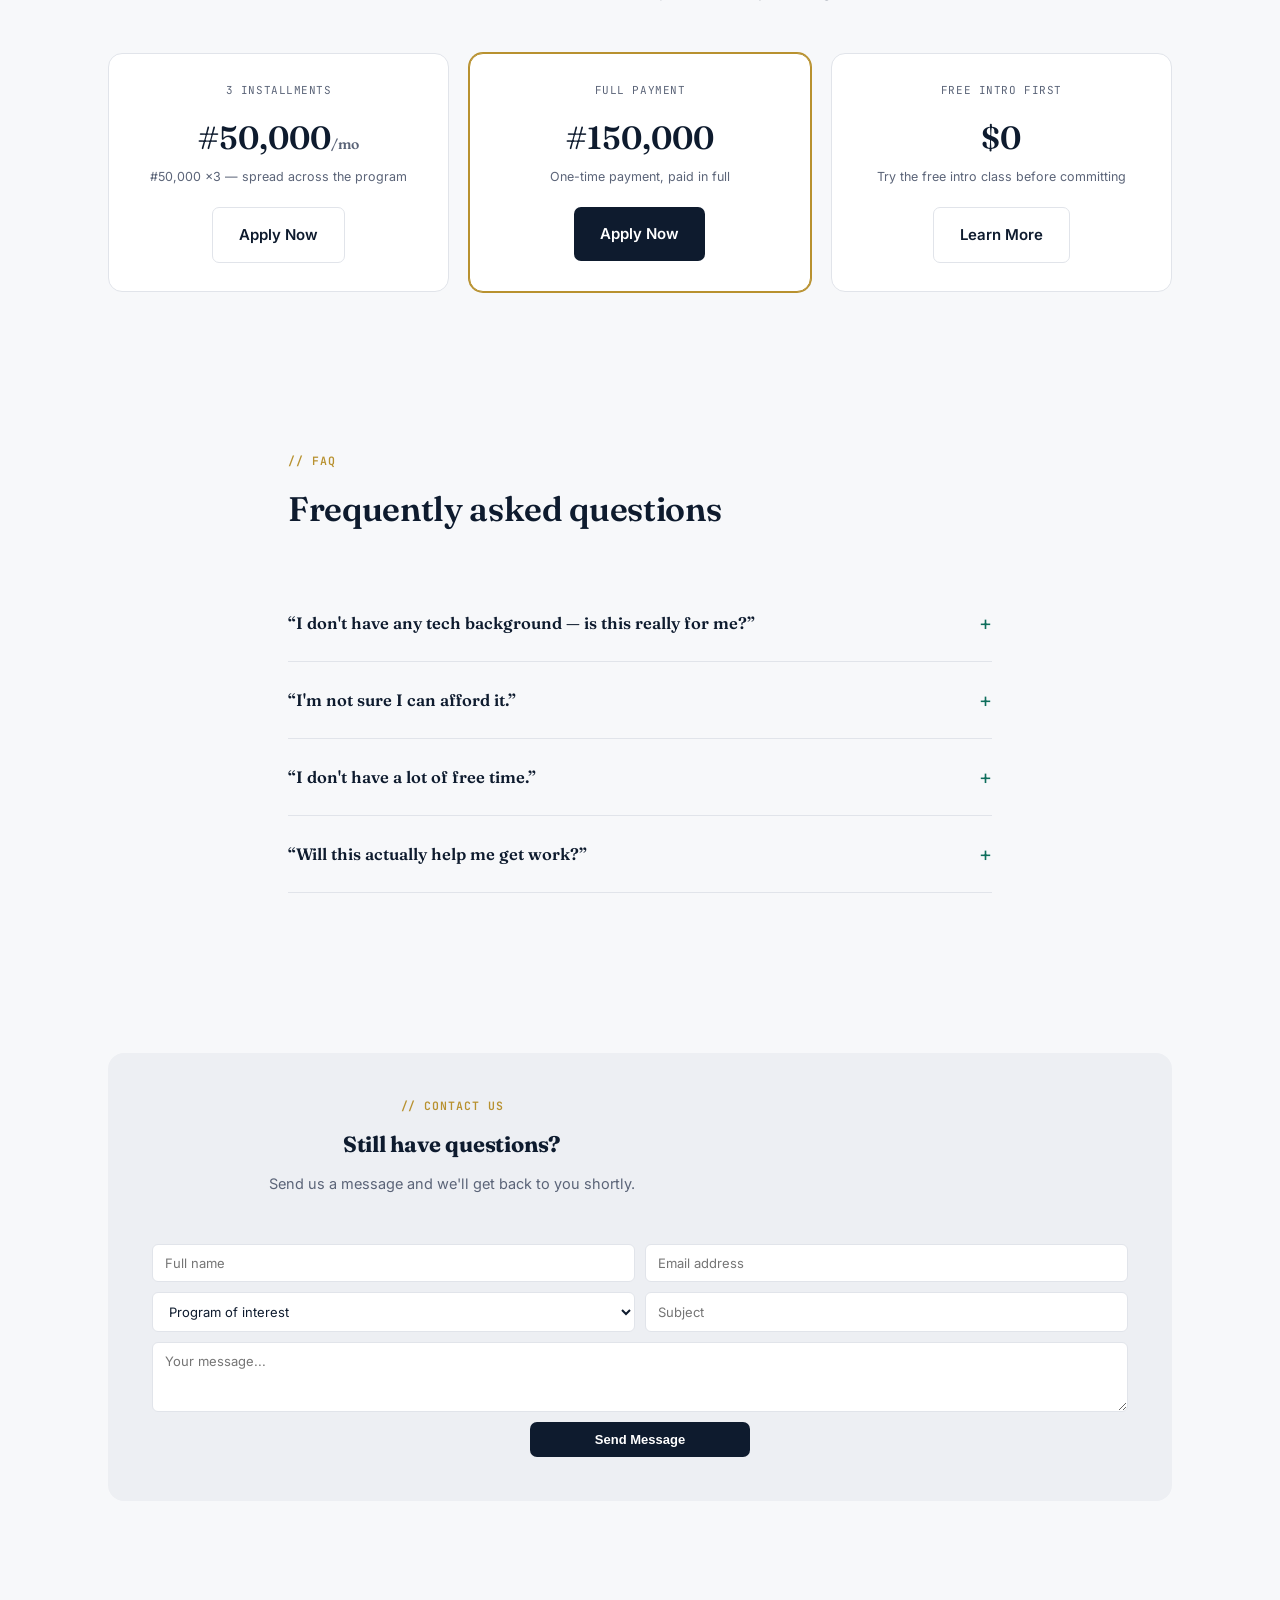
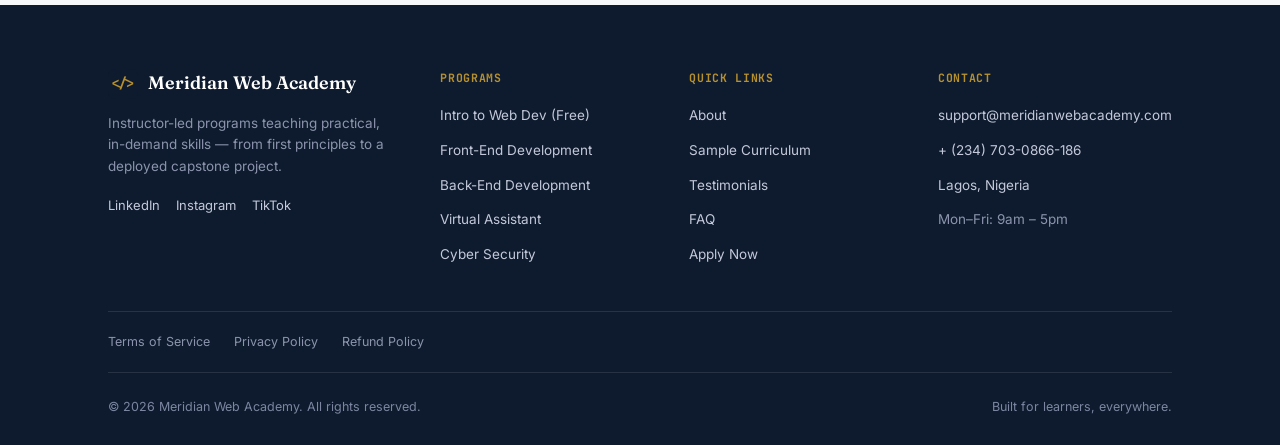
<file: backend-development.html>
<!DOCTYPE html>
<html lang="en">
<head>
<meta charset="UTF-8">
<title>Back-End Development — Meridian Web Academy</title>
<meta name="viewport" content="width=device-width, initial-scale=1.0">
<link rel="preconnect" href="https://fonts.googleapis.com">
<link rel="preconnect" href="https://fonts.gstatic.com" crossorigin>
<link href="https://fonts.googleapis.com/css2?family=Fraunces:opsz,wght@9..144,500;9..144,600;9..144,700&family=Inter:wght@400;500;600;700&family=JetBrains+Mono:wght@500;600&display=swap" rel="stylesheet">
<link rel="stylesheet" href="css/styles.css">
</head>
<body>

<header>
  <div class="topbar">
    <div class="wrap topbar-inner">
      <div class="topbar-contact">
        <a href="mailto:hello@yourdomain.com">support@meridianwebacademy.com</a>
        <span class="divider">|</span>
        <a href="tel:+10000000000">+ (234) 703-0866-186</a>
      </div>
      <div class="topbar-social">
        <a href="#">LinkedIn</a>
        <a href="#">Instagram</a>
      </div>
    </div>
  </div>
  <nav class="nav wrap">
    <a href="index.html" class="logo"><span class="mark mono">&lt;/&gt;</span>Meridian Web Academy</a>
    <div class="nav-links">
      <a href="index.html#about">About</a>
      <a href="index.html#programs">Programs</a>
      <a href="#curriculum">Curriculum</a>
      <a href="index.html#testimonials">Testimonials</a>
      <a href="index.html#faq">FAQ</a>
    </div>
    <a href="index.html#enroll" class="nav-cta">Apply Now</a>
  </nav>
</header>

<section class="course-hero">
  <div class="wrap course-hero-inner">
    <div class="kicker">// back-end development</div>
    <h1>Become a Back-End Developer</h1>
    <p class="lead">Learn to build the servers, databases, and APIs that power real applications — using Node.js, Express, and modern back-end fundamentals.</p>
    <div class="course-hero-actions">
      <a href="index.html#enroll" class="btn-primary">Apply Now</a>
      <a href="#curriculum" class="btn-ghost">View Curriculum</a>
    </div>
  </div>
  <div class="wrap feature-pills">
    <div class="feature-pill"><span class="dot"></span>Beginner Friendly</div>
    <div class="feature-pill"><span class="dot"></span>Live Instruction</div>
    <div class="feature-pill"><span class="dot"></span>Capstone Project</div>
    <div class="feature-pill"><span class="dot"></span>Certificate Available</div>
  </div>
</section>

<section>
  <div class="wrap">
    <div class="kicker">// course overview</div>
    <h2 style="margin-bottom:18px;">What this program covers</h2>
    <div class="course-overview">
      <p>The Back-End Development program focuses on what happens behind the scenes of every website and app — servers, databases, and the logic that connects them.</p>
      <p>You'll learn to build APIs, work with databases, and understand how a back-end connects to a front-end interface, finishing with a capstone project of your own.</p>
    </div>

    <div class="kicker" style="margin-top:44px;">// learning outcomes</div>
    <h2 style="margin-bottom:6px;">By the end, you'll be able to</h2>
    <ul class="outcomes-list">
      <li><span class="num mono">01</span><span>Understand how servers, requests, and responses work</span></li>
      <li><span class="num mono">02</span><span>Build a simple API using Node.js and Express</span></li>
      <li><span class="num mono">03</span><span>Work with databases to store and retrieve data</span></li>
      <li><span class="num mono">04</span><span>Connect a back-end service to a front-end application</span></li>
    </ul>

    <div class="cohort-banner">
      <div class="info">
        <div class="label">Next Cohort</div>
        <h3>Starts [Insert Start Date]</h3>
        <div class="meta">Duration: 6 Weeks &middot; $599</div>
      </div>
      <div class="actions">
        <a href="index.html#enroll" class="btn-primary">Apply Now</a>
      </div>
    </div>
  </div>
</section>

<section id="curriculum">
  <div class="wrap">

```
<div class="section-head">
  <div class="kicker">// curriculum</div>
  <h2>Choose your learning path.</h2>
  <p>Start with the 12-week intensive or go deeper with our complete 6-month professional track.</p>
</div>

<div class="curriculum-grid">

  <!-- ==================== 12-WEEK PROGRAM ==================== -->
  <div class="curriculum-track">

    <div class="track-header">
      <div>
        <span class="track-label mono">12-WEEK PROGRAM</span>
        <h3>Intensive Track</h3>
      </div>
      <span class="track-duration mono">03 MONTHS</span>
    </div>

    <p class="track-description">
      Learn how to build, secure, test, and deploy backend applications
      and REST APIs using Node.js, Express, and PostgreSQL.
    </p>

    <div class="curriculum-timeline">

      <div class="module">
        <div class="module-head">
          <span class="tag mono">Week 01</span>
          <h3>Backend & Web Fundamentals</h3>
        </div>
        <p>Understand how backend systems work and how clients communicate with servers through HTTP and APIs.</p>
        <div class="sessions">
          <span><b>Session 1</b> — Client-server architecture</span>
          <span><b>Session 2</b> — HTTP, REST & JSON</span>
        </div>
      </div>

      <div class="module">
        <div class="module-head">
          <span class="tag mono">Week 02</span>
          <h3>Node.js Fundamentals</h3>
        </div>
        <p>Learn Node.js and the JavaScript concepts needed to build server-side applications.</p>
        <div class="sessions">
          <span><b>Session 1</b> — Node.js & npm</span>
          <span><b>Session 2</b> — Modules & asynchronous programming</span>
        </div>
      </div>

      <div class="module">
        <div class="module-head">
          <span class="tag mono">Week 03</span>
          <h3>Express.js</h3>
        </div>
        <p>Build structured backend applications using Express, routes, middleware, and controllers.</p>
        <div class="sessions">
          <span><b>Session 1</b> — Express & routing</span>
          <span><b>Session 2</b> — Middleware & error handling</span>
        </div>
      </div>

      <div class="module">
        <div class="module-head">
          <span class="tag mono">Week 04</span>
          <h3>SQL & PostgreSQL</h3>
        </div>
        <p>Learn relational databases and store application data using PostgreSQL.</p>
        <div class="sessions">
          <span><b>Session 1</b> — SQL fundamentals</span>
          <span><b>Session 2</b> — PostgreSQL & relationships</span>
        </div>
      </div>

      <div class="module">
        <div class="module-head">
          <span class="tag mono">Week 05</span>
          <h3>Database Integration</h3>
        </div>
        <p>Connect your backend to PostgreSQL and perform database operations from your application.</p>
        <div class="sessions">
          <span><b>Session 1</b> — Queries & database connections</span>
          <span><b>Session 2</b> — CRUD operations</span>
        </div>
      </div>

      <div class="module">
        <div class="module-head">
          <span class="tag mono">Week 06</span>
          <h3>REST API Development</h3>
        </div>
        <p>Design and build professional REST APIs that frontend and mobile applications can consume.</p>
        <div class="sessions">
          <span><b>Session 1</b> — REST architecture</span>
          <span><b>Session 2</b> — CRUD APIs & API testing</span>
        </div>
      </div>

      <div class="module">
        <div class="module-head">
          <span class="tag mono">Week 07</span>
          <h3>Authentication & Authorization</h3>
        </div>
        <p>Build secure user registration, login systems, protected routes, and role-based access.</p>
        <div class="sessions">
          <span><b>Session 1</b> — Password hashing & authentication</span>
          <span><b>Session 2</b> — JWT & protected routes</span>
        </div>
      </div>

      <div class="module">
        <div class="module-head">
          <span class="tag mono">Week 08</span>
          <h3>Advanced API Development</h3>
        </div>
        <p>Improve APIs with validation, pagination, filtering, searching, and better application architecture.</p>
        <div class="sessions">
          <span><b>Session 1</b> — Validation & error handling</span>
          <span><b>Session 2</b> — Pagination, filtering & search</span>
        </div>
      </div>

      <div class="module">
        <div class="module-head">
          <span class="tag mono">Week 09</span>
          <h3>Backend Security</h3>
        </div>
        <p>Protect applications against common backend vulnerabilities and security threats.</p>
        <div class="sessions">
          <span><b>Session 1</b> — CORS, injection & secure input</span>
          <span><b>Session 2</b> — Rate limiting & security practices</span>
        </div>
      </div>

      <div class="module">
        <div class="module-head">
          <span class="tag mono">Week 10</span>
          <h3>Testing & Debugging</h3>
        </div>
        <p>Learn how to test APIs, identify bugs, and improve backend application reliability.</p>
        <div class="sessions">
          <span><b>Session 1</b> — Postman & API testing</span>
          <span><b>Session 2</b> — Automated testing & debugging</span>
        </div>
      </div>

      <div class="module">
        <div class="module-head">
          <span class="tag mono">Week 11</span>
          <h3>Deployment & Production</h3>
        </div>
        <p>Prepare backend applications for production and deploy APIs and databases to the cloud.</p>
        <div class="sessions">
          <span><b>Session 1</b> — Environment variables & production</span>
          <span><b>Session 2</b> — Cloud deployment & monitoring</span>
        </div>
      </div>

      <div class="module capstone">
        <div class="module-head">
          <span class="tag mono">Week 12</span>
          <h3>Backend Capstone Project</h3>
        </div>
        <p>Build, secure, test, document, and deploy a complete production-style backend application.</p>
        <div class="sessions">
          <span><b>Session 1</b> — Final build & testing</span>
          <span><b>Session 2</b> — Demo, documentation & deployment</span>
        </div>
      </div>

    </div>
  </div>


  <!-- ==================== 6-MONTH PROGRAM ==================== -->
  <div class="curriculum-track featured">

    <div class="track-header">
      <div>
        <span class="track-label mono">6-MONTH PROGRAM</span>
        <h3>Professional Track</h3>
      </div>
      <span class="track-duration mono">24 WEEKS</span>
    </div>

    <p class="track-description">
      Go beyond the fundamentals and learn to design, build, secure,
      scale, and deploy production-ready backend systems.
    </p>

    <div class="curriculum-timeline">

      <div class="module">
        <div class="module-head">
          <span class="tag mono">Weeks 01–02</span>
          <h3>Backend Foundations</h3>
        </div>
        <p>Master web architecture, HTTP, APIs, JavaScript for backend development, and Node.js.</p>
        <div class="sessions">
          <span><b>Focus</b> — Web architecture & Node.js</span>
          <span><b>Project</b> — Basic Node server</span>
        </div>
      </div>

      <div class="module">
        <div class="module-head">
          <span class="tag mono">Weeks 03–04</span>
          <h3>Express & API Architecture</h3>
        </div>
        <p>Build structured applications using Express, middleware, routing, controllers, and services.</p>
        <div class="sessions">
          <span><b>Focus</b> — Express & application architecture</span>
          <span><b>Project</b> — REST API</span>
        </div>
      </div>

      <div class="module">
        <div class="module-head">
          <span class="tag mono">Weeks 05–06</span>
          <h3>SQL & PostgreSQL</h3>
        </div>
        <p>Develop strong database skills including relationships, joins, constraints, indexes, and transactions.</p>
        <div class="sessions">
          <span><b>Focus</b> — SQL & database design</span>
          <span><b>Project</b> — Relational application database</span>
        </div>
      </div>

      <div class="module">
        <div class="module-head">
          <span class="tag mono">Weeks 07–08</span>
          <h3>Advanced Database Development</h3>
        </div>
        <p>Learn database optimization, indexing, migrations, transactions, and introductory NoSQL concepts.</p>
        <div class="sessions">
          <span><b>Focus</b> — Performance & database architecture</span>
          <span><b>Practice</b> — Optimize database queries</span>
        </div>
      </div>

      <div class="module">
        <div class="module-head">
          <span class="tag mono">Weeks 09–10</span>
          <h3>Authentication & Security</h3>
        </div>
        <p>Build secure authentication systems and protect APIs from common security threats.</p>
        <div class="sessions">
          <span><b>Focus</b> — JWT, sessions & authorization</span>
          <span><b>Practice</b> — Secure a production API</span>
        </div>
      </div>

      <div class="module">
        <div class="module-head">
          <span class="tag mono">Weeks 11–12</span>
          <h3>Advanced REST APIs</h3>
        </div>
        <p>Build scalable APIs with validation, pagination, filtering, file uploads, documentation, and versioning.</p>
        <div class="sessions">
          <span><b>Focus</b> — API architecture & documentation</span>
          <span><b>Project</b> — Production REST API</span>
        </div>
      </div>

      <div class="module">
        <div class="module-head">
          <span class="tag mono">Weeks 13–14</span>
          <h3>Real-Time Applications</h3>
        </div>
        <p>Learn how backend systems communicate with clients in real time using WebSockets and event-driven architecture.</p>
        <div class="sessions">
          <span><b>Focus</b> — WebSockets & real-time events</span>
          <span><b>Project</b> — Real-time application</span>
        </div>
      </div>

      <div class="module">
        <div class="module-head">
          <span class="tag mono">Weeks 15–16</span>
          <h3>Caching & Background Jobs</h3>
        </div>
        <p>Improve application performance with caching, queues, background processing, and Redis.</p>
        <div class="sessions">
          <span><b>Focus</b> — Redis, caching & queues</span>
          <span><b>Practice</b> — Optimize a backend system</span>
        </div>
      </div>

      <div class="module">
        <div class="module-head">
          <span class="tag mono">Weeks 17–18</span>
          <h3>Testing & Code Quality</h3>
        </div>
        <p>Develop reliable backend systems using automated testing, debugging, logging, and clean architecture.</p>
        <div class="sessions">
          <span><b>Focus</b> — Unit & integration testing</span>
          <span><b>Practice</b> — Test a complete API</span>
        </div>
      </div>

      <div class="module">
        <div class="module-head">
          <span class="tag mono">Weeks 19–20</span>
          <h3>Docker & Deployment</h3>
        </div>
        <p>Containerize backend applications and prepare them for professional deployment environments.</p>
        <div class="sessions">
          <span><b>Focus</b> — Docker & containers</span>
          <span><b>Project</b> — Containerized backend</span>
        </div>
      </div>

      <div class="module">
        <div class="module-head">
          <span class="tag mono">Weeks 21–22</span>
          <h3>Cloud & Production Systems</h3>
        </div>
        <p>Deploy backend systems to the cloud and learn production monitoring, logging, scaling, and reliability.</p>
        <div class="sessions">
          <span><b>Focus</b> — Cloud deployment & monitoring</span>
          <span><b>Practice</b> — Production deployment</span>
        </div>
      </div>

      <div class="module">
        <div class="module-head">
          <span class="tag mono">Week 23</span>
          <h3>Architecture & Career Preparation</h3>
        </div>
        <p>Learn backend architecture patterns and prepare for professional backend development roles.</p>
        <div class="sessions">
          <span><b>Focus</b> — System design & architecture</span>
          <span><b>Practice</b> — Backend interview preparation</span>
        </div>
      </div>

      <div class="module capstone">
        <div class="module-head">
          <span class="tag mono">Week 24</span>
          <h3>Professional Capstone</h3>
        </div>
        <p>Design, build, secure, test, deploy, and present a complete production-ready backend system.</p>
        <div class="sessions">
          <span><b>Session 1</b> — Final build & optimization</span>
          <span><b>Session 2</b> — Demo day & deployment</span>
        </div>
      </div>

    </div>
  </div>

</div>
```

  </div>
</section>
```


<section>
  <div class="wrap">
    <div class="kicker">// where this can take you</div>
    <h2 style="margin-bottom:6px;">Career Pathways</h2>
    <p style="color:var(--slate);font-size:14.5px;max-width:60ch;">Common roles graduates pursue after completing this program.</p>
    <div class="career-pills">
      <div class="career-pill">Back-End Developer</div>
      <div class="career-pill">API Developer</div>
      <div class="career-pill">Node.js Developer</div>
      <div class="career-pill">Software Engineer</div>
    </div>
  </div>
</section>

<section>
  <div class="wrap">
    <div class="section-head center">
      <div class="kicker">// pricing</div>
      <h2>Flexible, straightforward pricing</h2>
      <p>No hidden fees — choose the option that fits your budget.</p>
    </div>
    <div class="pricing-tiers">
      <div class="tier-card">
        <div class="tier-label">3 Installments</div>
        <div class="tier-price">#50,000<span style="font-size:14px;color:var(--slate);">/mo</span></div>
        <div class="tier-note">#50,000 x3 — spread across the program</div>
        <a href="index.html#enroll" class="btn-ghost full">Apply Now</a>
      </div>
      <div class="tier-card featured">
        <div class="tier-label">Full Payment</div>
        <div class="tier-price">#150,000</div>
        <div class="tier-note">One-time payment, paid in full</div>
        <a href="index.html#enroll" class="btn-primary full">Apply Now</a>
      </div>
      <div class="tier-card">
        <div class="tier-label">Free Intro First</div>
        <div class="tier-price">$0</div>
        <div class="tier-note">Try the free intro class before committing</div>
        <a href="intro-to-web-development.html" class="btn-ghost full">Learn More</a>
      </div>
    </div>
  </div>
</section>

<section id="faq">
  <div class="wrap" style="max-width:760px;">
    <div class="section-head">
      <div class="kicker">// faq</div>
      <h2>Frequently asked questions</h2>
    </div>
    <details class="faq-item">
      <summary>“I don't have any tech background — is this really for me?”</summary>
      <p>Yes. Most students who join have zero prior experience. This program is built to start from first principles, so no background is assumed going in.</p>
    </details>
    <details class="faq-item">
      <summary>“I'm not sure I can afford it.”</summary>
      <p>Payment plans are available so you're not paying the full amount upfront — see the pricing options below, or start with the free Intro to Web Development class first.</p>
    </details>
    <details class="faq-item">
      <summary>“I don't have a lot of free time.”</summary>
      <p>Sessions are scheduled to fit around a job, school, or other commitments rather than replace your schedule entirely.</p>
    </details>
    <details class="faq-item">
      <summary>“Will this actually help me get work?”</summary>
      <p>You'll finish with a real capstone project you build yourself — something you can show in a portfolio, job application, or client pitch. We don't guarantee job placement, but we do guarantee tangible proof of what you can do.</p>
    </details>
  </div>
</section>

<section>
  <div class="wrap">
    <div class="help-banner">
      <div class="section-head">
        <div class="kicker">// contact us</div>
        <h3>Still have questions?</h3>
        <p>Send us a message and we'll get back to you shortly.</p>
      </div>

      <form class="contact-form" action="#" method="POST">

        <div class="form-row">
          <input
            type="text"
            name="name"
            placeholder="Full name"
            required
          >

          <input
            type="email"
            name="email"
            placeholder="Email address"
            required
          >
        </div>

        <div class="form-row">
          <select name="program" required>
            <option value="" disabled selected>Program of interest</option>
            <option value="frontend">Frontend Development</option>
            <option value="backend">Backend Development</option>
            <option value="devops">DevOps</option>
            <option value="data-science">Data Science</option>
            <option value="cyber-security">Cyber Security</option>
            <option value="virtual-assistance">Virtual Assistance</option>
          </select>

          <input
            type="text"
            name="subject"
            placeholder="Subject"
            required
          >
        </div>

        <textarea
          name="message"
          rows="4"
          placeholder="Your message..."
          required
        ></textarea>

        <button type="submit" class="btn-primary">
          Send Message
        </button>

      </form>
    </div>
  </div>
</section>


<footer>
  <div class="wrap">
    <div class="footer-grid">
      <div class="footer-brand">
        <div class="logo"><span class="mark mono">&lt;/&gt;</span>Meridian Web Academy</div>
        <p>Instructor-led programs teaching practical, in-demand skills — from first principles to a deployed capstone project.</p>
        <div class="footer-social">
          <a href="#">LinkedIn</a>
          <a href="#">Instagram</a>
          <a href="#">TikTok</a>
        </div>
      </div>
      <div class="footer-col">
        <h4>Programs</h4>
        <ul>
          <li><a href="intro-to-web-development.html">Intro to Web Dev (Free)</a></li>
          <li><a href="frontend-development.html">Front-End Development</a></li>
          <li><a href="backend-development.html">Back-End Development</a></li>
          <li><a href="virtual-assistant.html">Virtual Assistant</a></li>
          <li><a href="cyber-security.html">Cyber Security</a></li>
        </ul>
      </div>
      <div class="footer-col">
        <h4>Quick Links</h4>
        <ul>
          <li><a href="index.html#about">About</a></li>
          <li><a href="index.html#curriculum">Sample Curriculum</a></li>
          <li><a href="index.html#testimonials">Testimonials</a></li>
          <li><a href="index.html#faq">FAQ</a></li>
          <li><a href="index.html#enroll">Apply Now</a></li>
        </ul>
      </div>
      <div class="footer-col">
        <h4>Contact</h4>
        <ul>
          <li><a href="mailto:hello@yourdomain.com">support@meridianwebacademy.com</a></li>
          <li><a href="tel:+10000000000">+ (234) 703-0866-186</a></li>
          <li><a href="#">Lagos, Nigeria</a></li>
          <li><span class="footer-hours">Mon–Fri: 9am – 5pm</span></li>
        </ul>
      </div>
    </div>
    <div class="footer-legal-row">
      <div class="footer-col legal">
        <a href="#">Terms of Service</a>
        <a href="#">Privacy Policy</a>
        <a href="#">Refund Policy</a>
      </div>
    </div>
    <div class="footer-bottom">
      <span>© 2026 Meridian Web Academy. All rights reserved.</span>
      <span>Built for learners, everywhere.</span>
    </div>
  </div>
</footer>

<script src="js/main.js"></script>
</body>
</html>
</file>
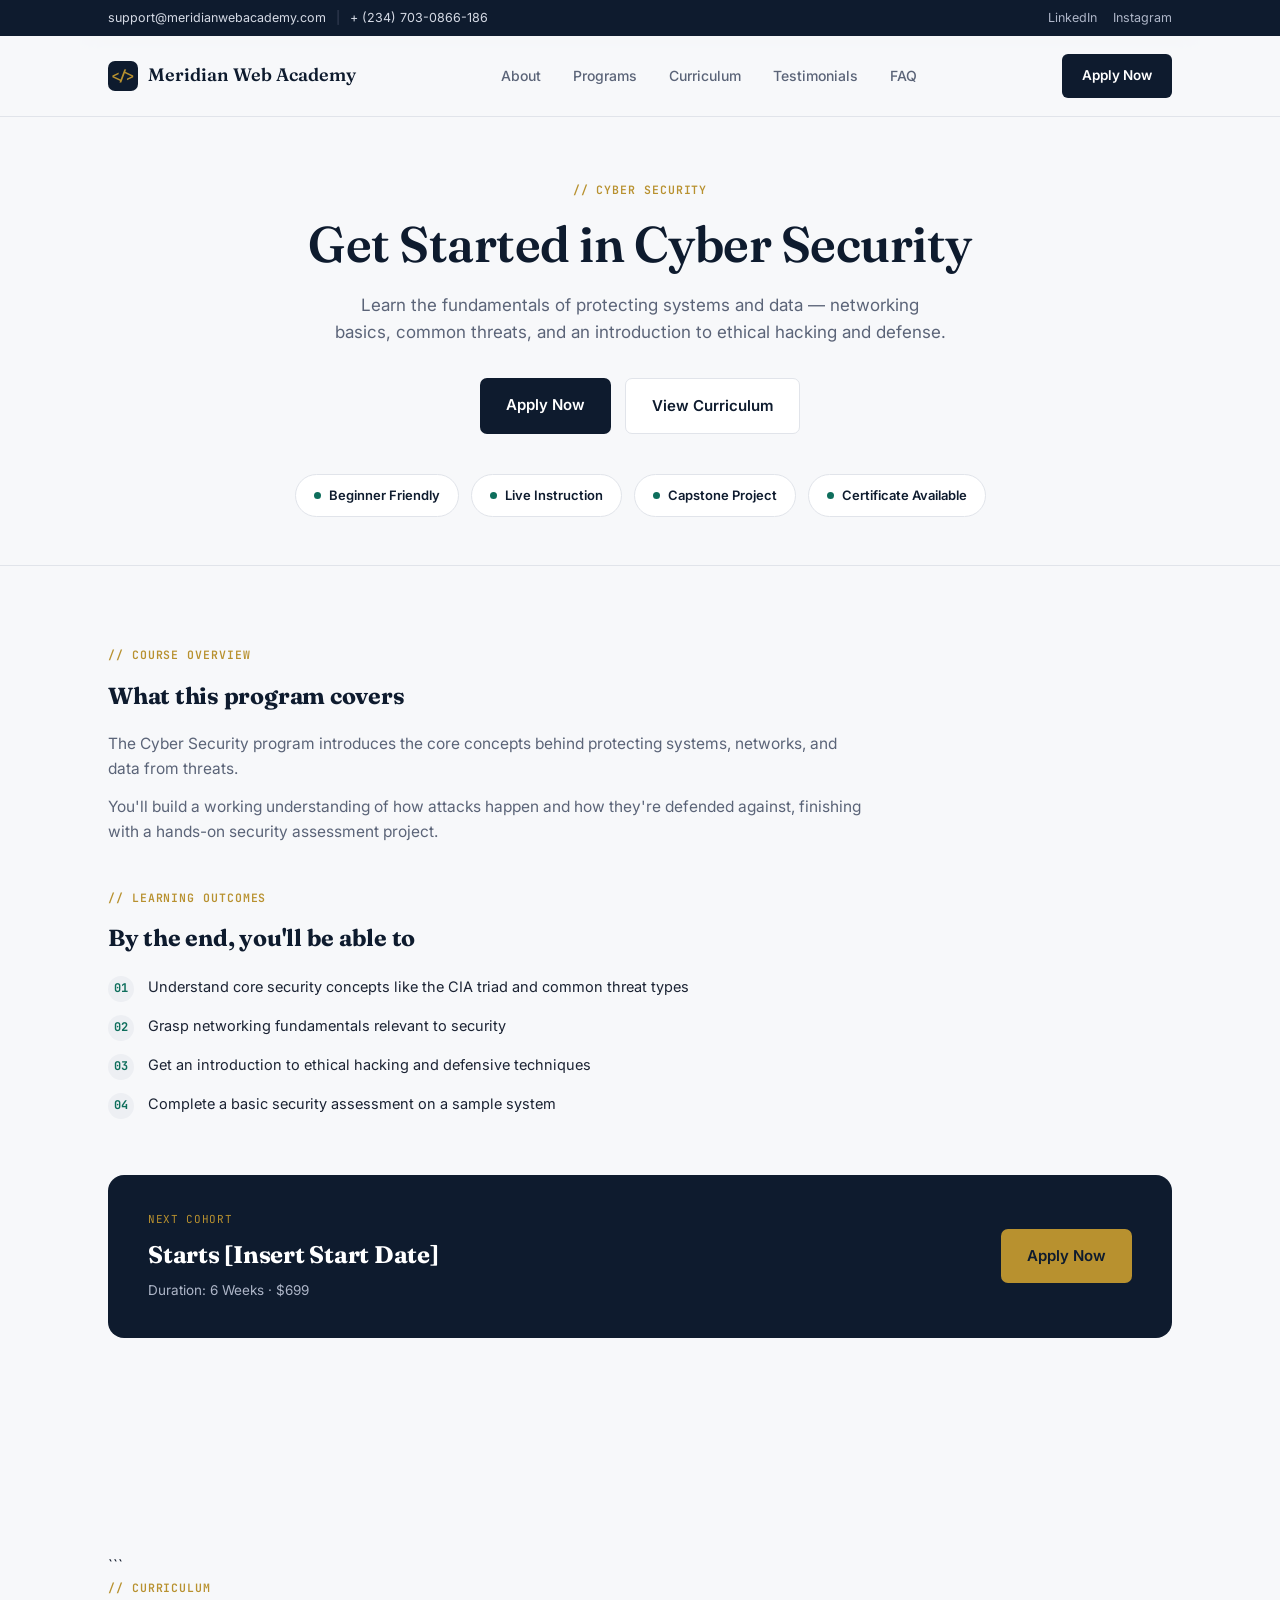
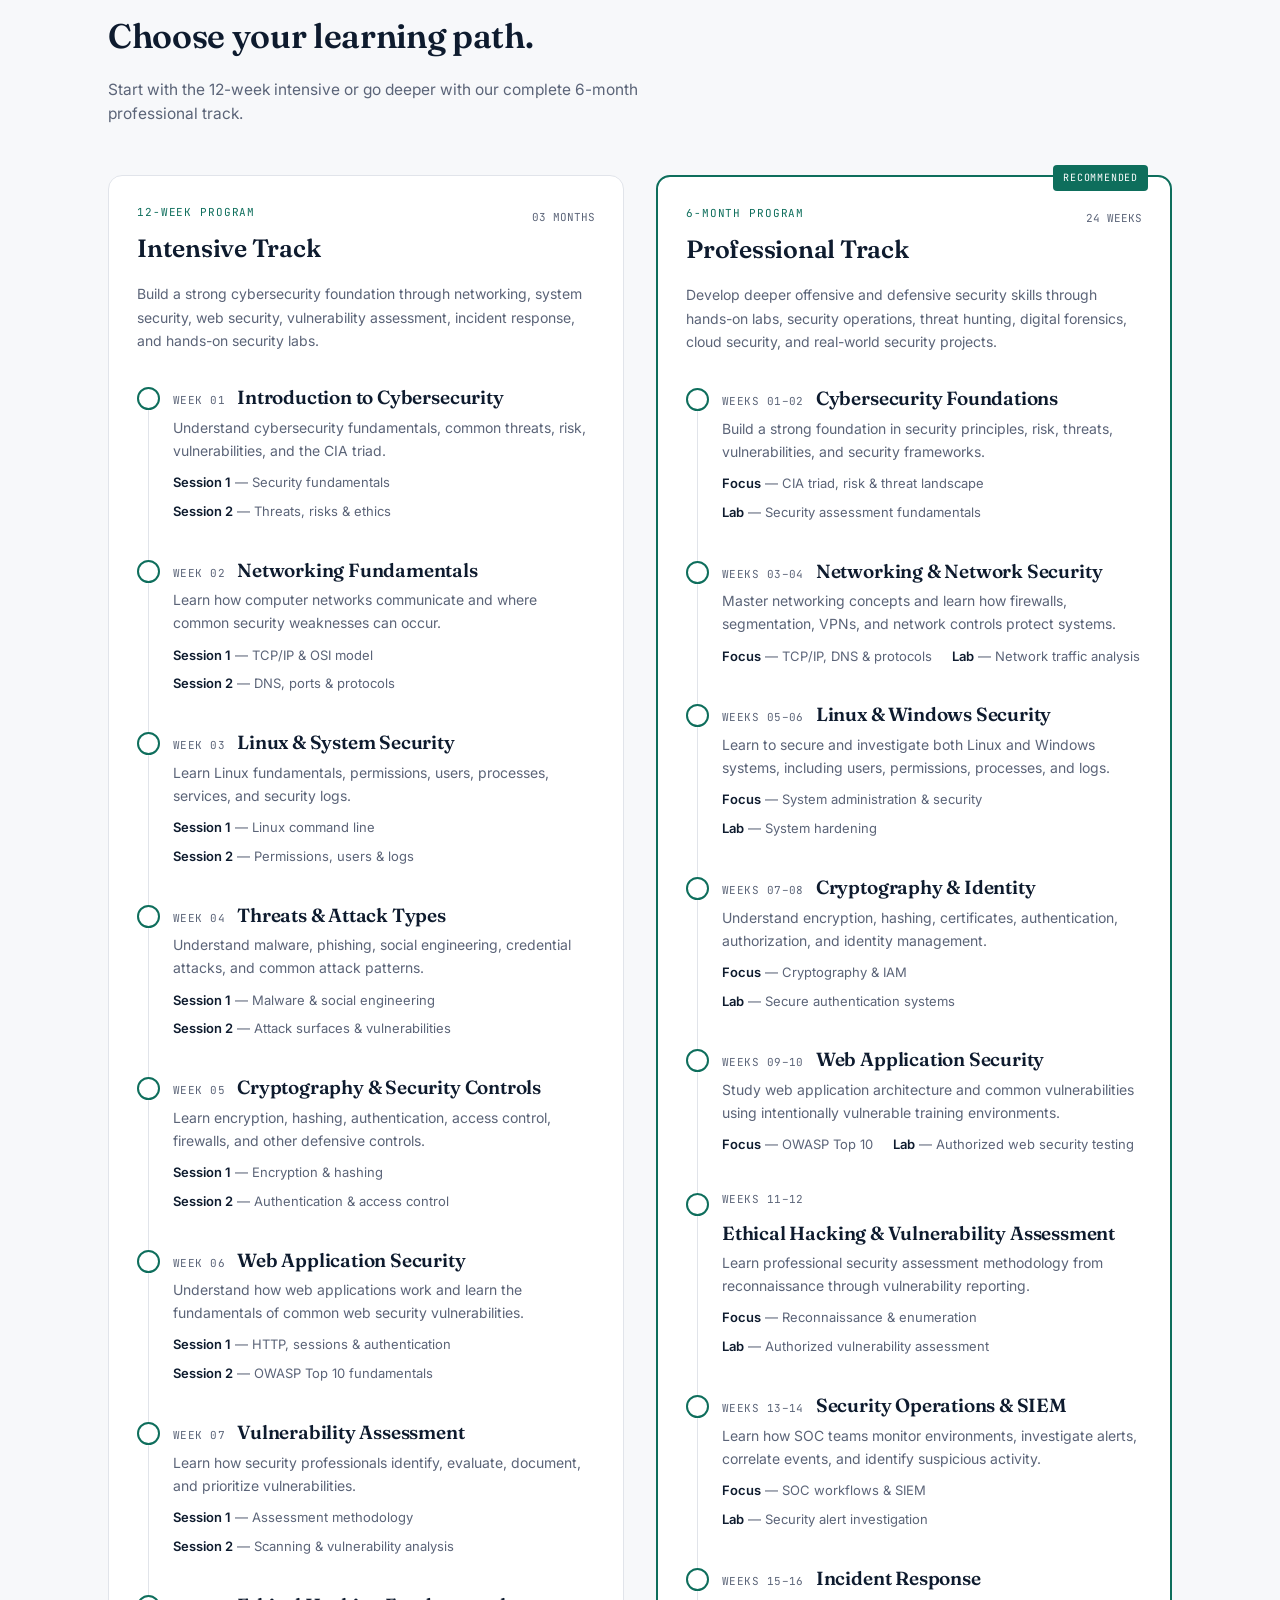
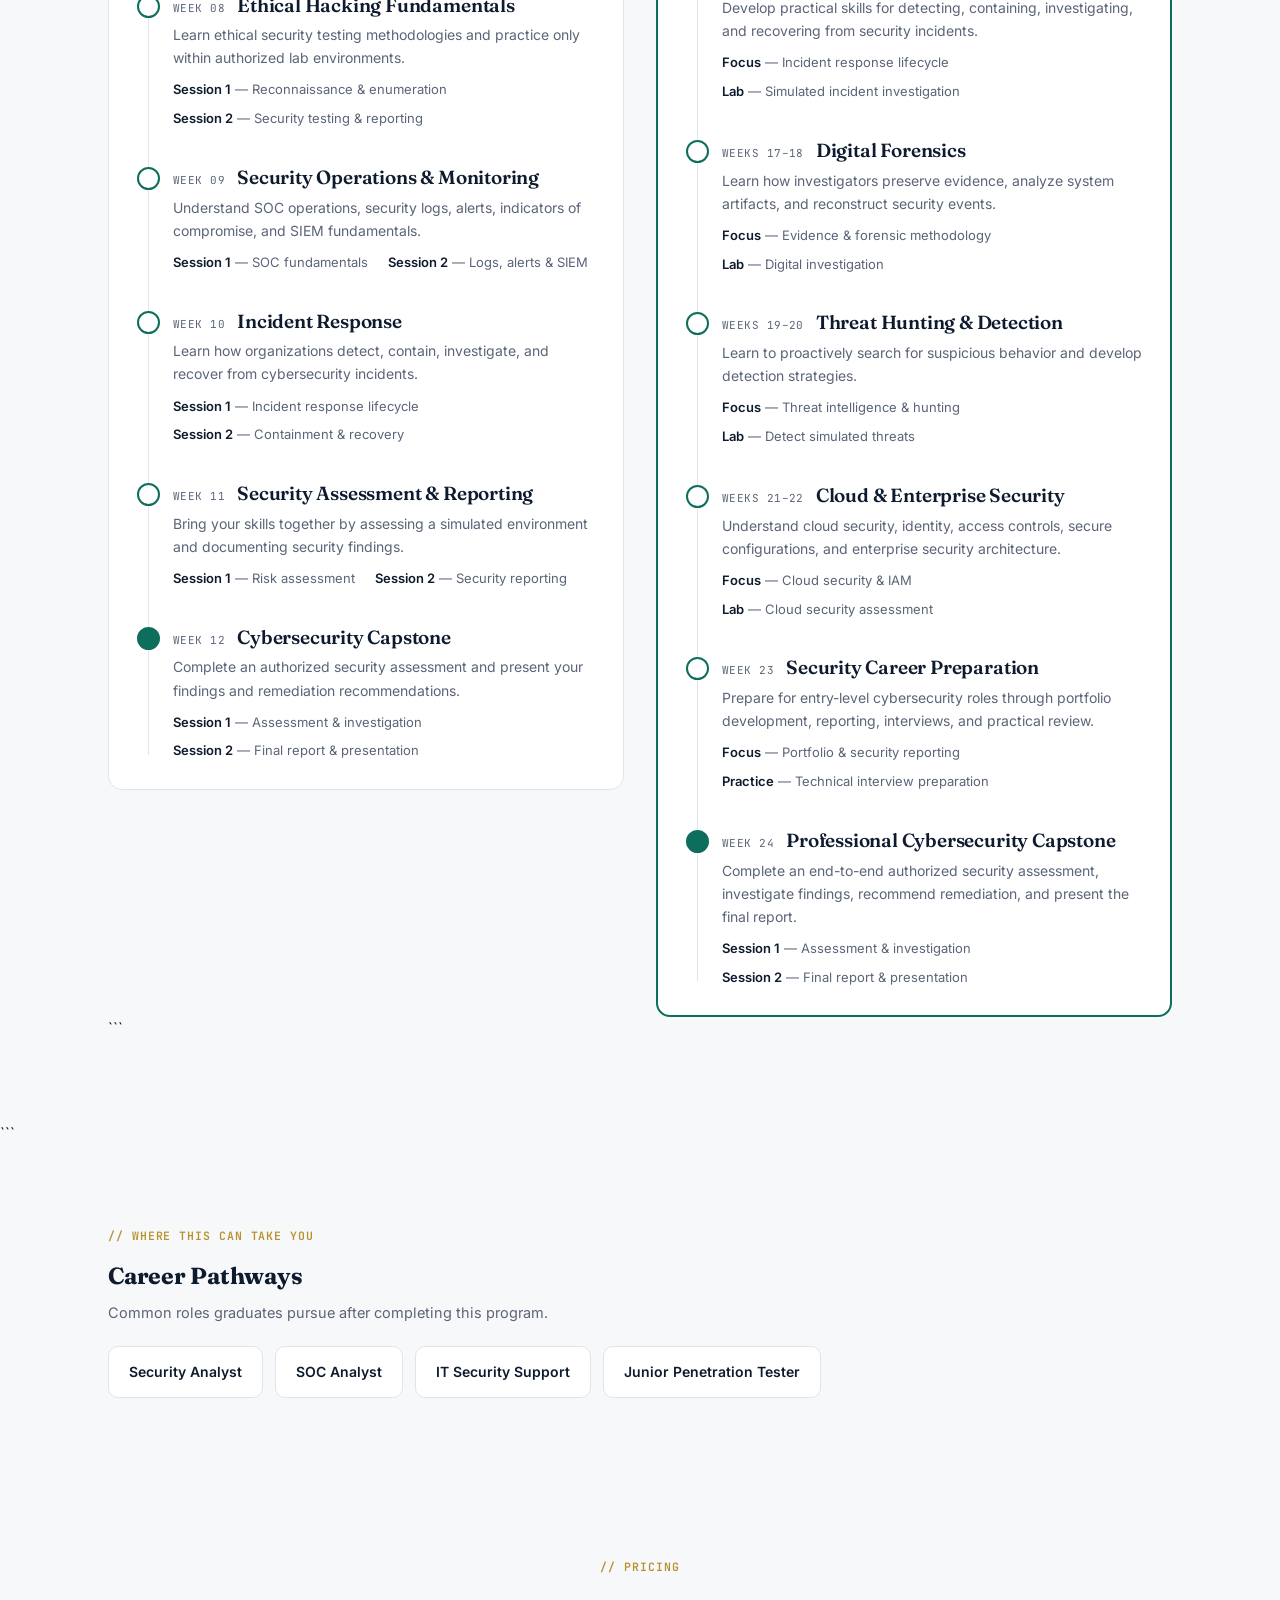
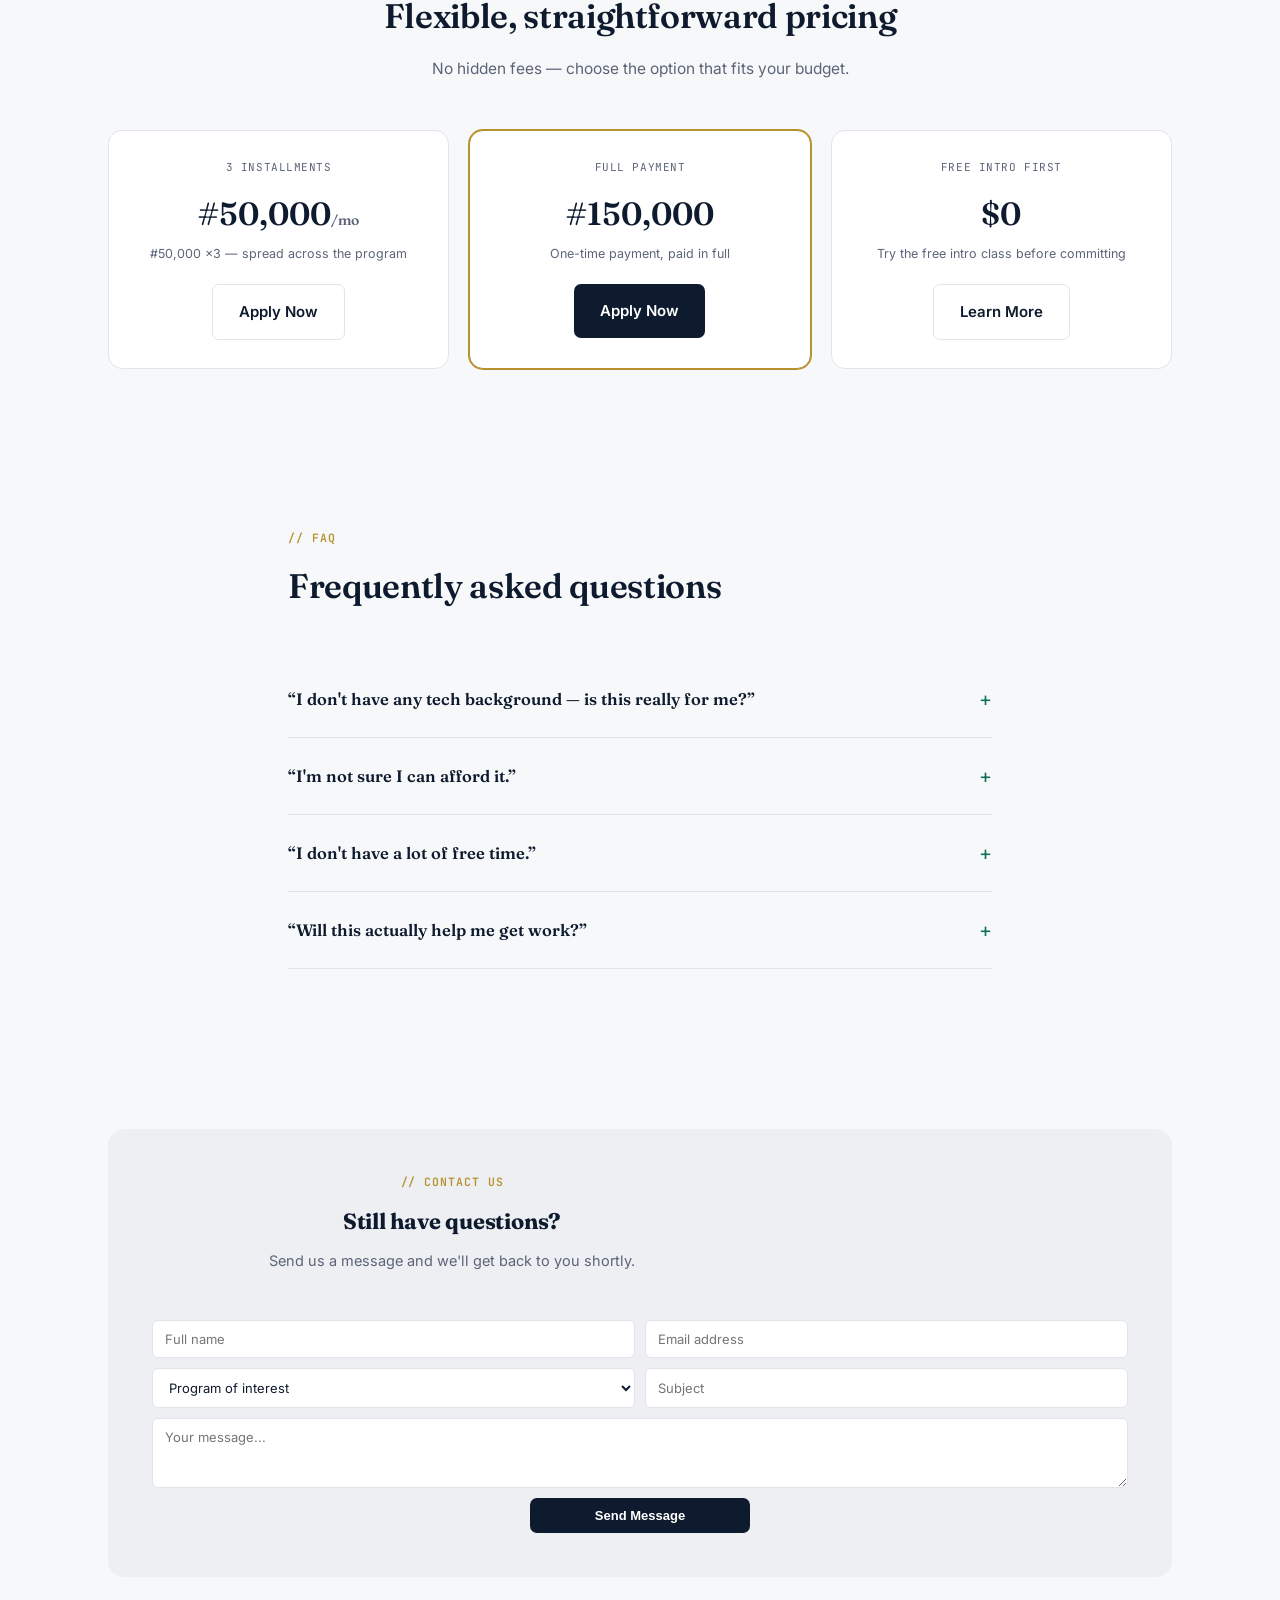
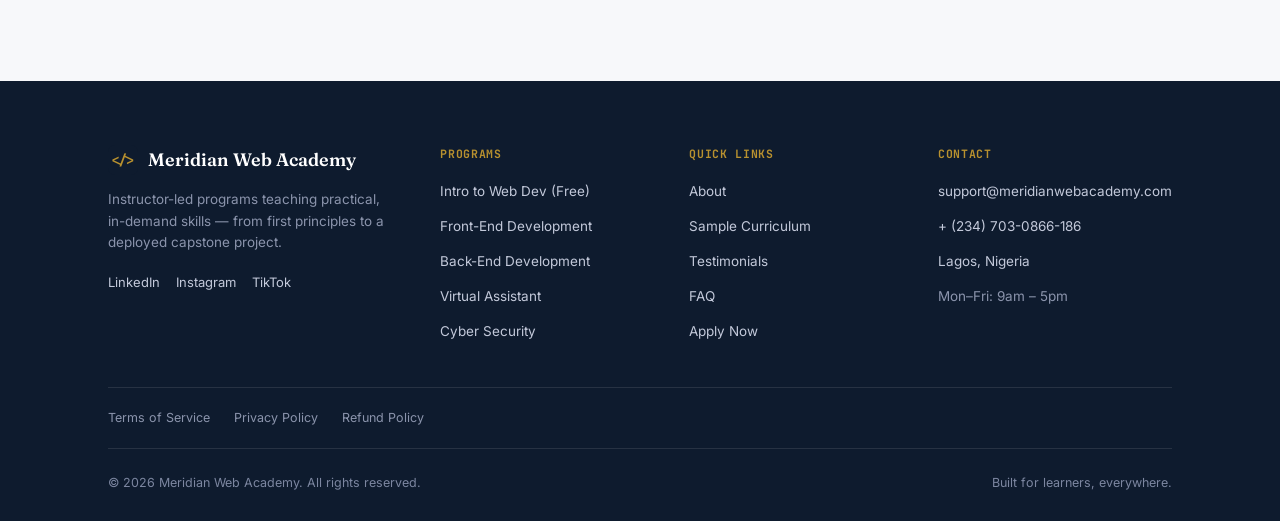
<file: cyber-security.html>
<!DOCTYPE html>
<html lang="en">
<head>
<meta charset="UTF-8">
<title>Cyber Security — Meridian Web Academy</title>
<meta name="viewport" content="width=device-width, initial-scale=1.0">
<link rel="preconnect" href="https://fonts.googleapis.com">
<link rel="preconnect" href="https://fonts.gstatic.com" crossorigin>
<link href="https://fonts.googleapis.com/css2?family=Fraunces:opsz,wght@9..144,500;9..144,600;9..144,700&family=Inter:wght@400;500;600;700&family=JetBrains+Mono:wght@500;600&display=swap" rel="stylesheet">
<link rel="stylesheet" href="css/styles.css">
</head>
<body>

<header>
  <div class="topbar">
    <div class="wrap topbar-inner">
      <div class="topbar-contact">
        <a href="mailto:hello@yourdomain.com">support@meridianwebacademy.com</a>
        <span class="divider">|</span>
        <a href="tel:+10000000000">+ (234) 703-0866-186</a>
      </div>
      <div class="topbar-social">
        <a href="#">LinkedIn</a>
        <a href="#">Instagram</a>
      </div>
    </div>
  </div>
  <nav class="nav wrap">
    <a href="index.html" class="logo"><span class="mark mono">&lt;/&gt;</span>Meridian Web Academy</a>
    <div class="nav-links">
      <a href="index.html#about">About</a>
      <a href="index.html#programs">Programs</a>
      <a href="#curriculum">Curriculum</a>
      <a href="index.html#testimonials">Testimonials</a>
      <a href="index.html#faq">FAQ</a>
    </div>
    <a href="index.html#enroll" class="nav-cta">Apply Now</a>
  </nav>
</header>

<section class="course-hero">
  <div class="wrap course-hero-inner">
    <div class="kicker">// cyber security</div>
    <h1>Get Started in Cyber Security</h1>
    <p class="lead">Learn the fundamentals of protecting systems and data — networking basics, common threats, and an introduction to ethical hacking and defense.</p>
    <div class="course-hero-actions">
      <a href="index.html#enroll" class="btn-primary">Apply Now</a>
      <a href="#curriculum" class="btn-ghost">View Curriculum</a>
    </div>
  </div>
  <div class="wrap feature-pills">
    <div class="feature-pill"><span class="dot"></span>Beginner Friendly</div>
    <div class="feature-pill"><span class="dot"></span>Live Instruction</div>
    <div class="feature-pill"><span class="dot"></span>Capstone Project</div>
    <div class="feature-pill"><span class="dot"></span>Certificate Available</div>
  </div>
</section>

<section>
  <div class="wrap">
    <div class="kicker">// course overview</div>
    <h2 style="margin-bottom:18px;">What this program covers</h2>
    <div class="course-overview">
      <p>The Cyber Security program introduces the core concepts behind protecting systems, networks, and data from threats.</p>
      <p>You'll build a working understanding of how attacks happen and how they're defended against, finishing with a hands-on security assessment project.</p>
    </div>

    <div class="kicker" style="margin-top:44px;">// learning outcomes</div>
    <h2 style="margin-bottom:6px;">By the end, you'll be able to</h2>
    <ul class="outcomes-list">
      <li><span class="num mono">01</span><span>Understand core security concepts like the CIA triad and common threat types</span></li>
      <li><span class="num mono">02</span><span>Grasp networking fundamentals relevant to security</span></li>
      <li><span class="num mono">03</span><span>Get an introduction to ethical hacking and defensive techniques</span></li>
      <li><span class="num mono">04</span><span>Complete a basic security assessment on a sample system</span></li>
    </ul>

    <div class="cohort-banner">
      <div class="info">
        <div class="label">Next Cohort</div>
        <h3>Starts [Insert Start Date]</h3>
        <div class="meta">Duration: 6 Weeks &middot; $699</div>
      </div>
      <div class="actions">
        <a href="index.html#enroll" class="btn-primary">Apply Now</a>
      </div>
    </div>
  </div>
</section>

<section id="curriculum">
  <div class="wrap">

```
<div class="section-head">
  <div class="kicker">// curriculum</div>
  <h2>Choose your learning path.</h2>
  <p>Start with the 12-week intensive or go deeper with our complete 6-month professional track.</p>
</div>

<div class="curriculum-grid">

  <!-- ==================== 12-WEEK PROGRAM ==================== -->
  <div class="curriculum-track">

    <div class="track-header">
      <div>
        <span class="track-label mono">12-WEEK PROGRAM</span>
        <h3>Intensive Track</h3>
      </div>
      <span class="track-duration mono">03 MONTHS</span>
    </div>

    <p class="track-description">
      Build a strong cybersecurity foundation through networking,
      system security, web security, vulnerability assessment,
      incident response, and hands-on security labs.
    </p>

    <div class="curriculum-timeline">

      <div class="module">
        <div class="module-head">
          <span class="tag mono">Week 01</span>
          <h3>Introduction to Cybersecurity</h3>
        </div>
        <p>Understand cybersecurity fundamentals, common threats, risk, vulnerabilities, and the CIA triad.</p>
        <div class="sessions">
          <span><b>Session 1</b> — Security fundamentals</span>
          <span><b>Session 2</b> — Threats, risks & ethics</span>
        </div>
      </div>

      <div class="module">
        <div class="module-head">
          <span class="tag mono">Week 02</span>
          <h3>Networking Fundamentals</h3>
        </div>
        <p>Learn how computer networks communicate and where common security weaknesses can occur.</p>
        <div class="sessions">
          <span><b>Session 1</b> — TCP/IP & OSI model</span>
          <span><b>Session 2</b> — DNS, ports & protocols</span>
        </div>
      </div>

      <div class="module">
        <div class="module-head">
          <span class="tag mono">Week 03</span>
          <h3>Linux & System Security</h3>
        </div>
        <p>Learn Linux fundamentals, permissions, users, processes, services, and security logs.</p>
        <div class="sessions">
          <span><b>Session 1</b> — Linux command line</span>
          <span><b>Session 2</b> — Permissions, users & logs</span>
        </div>
      </div>

      <div class="module">
        <div class="module-head">
          <span class="tag mono">Week 04</span>
          <h3>Threats & Attack Types</h3>
        </div>
        <p>Understand malware, phishing, social engineering, credential attacks, and common attack patterns.</p>
        <div class="sessions">
          <span><b>Session 1</b> — Malware & social engineering</span>
          <span><b>Session 2</b> — Attack surfaces & vulnerabilities</span>
        </div>
      </div>

      <div class="module">
        <div class="module-head">
          <span class="tag mono">Week 05</span>
          <h3>Cryptography & Security Controls</h3>
        </div>
        <p>Learn encryption, hashing, authentication, access control, firewalls, and other defensive controls.</p>
        <div class="sessions">
          <span><b>Session 1</b> — Encryption & hashing</span>
          <span><b>Session 2</b> — Authentication & access control</span>
        </div>
      </div>

      <div class="module">
        <div class="module-head">
          <span class="tag mono">Week 06</span>
          <h3>Web Application Security</h3>
        </div>
        <p>Understand how web applications work and learn the fundamentals of common web security vulnerabilities.</p>
        <div class="sessions">
          <span><b>Session 1</b> — HTTP, sessions & authentication</span>
          <span><b>Session 2</b> — OWASP Top 10 fundamentals</span>
        </div>
      </div>

      <div class="module">
        <div class="module-head">
          <span class="tag mono">Week 07</span>
          <h3>Vulnerability Assessment</h3>
        </div>
        <p>Learn how security professionals identify, evaluate, document, and prioritize vulnerabilities.</p>
        <div class="sessions">
          <span><b>Session 1</b> — Assessment methodology</span>
          <span><b>Session 2</b> — Scanning & vulnerability analysis</span>
        </div>
      </div>

      <div class="module">
        <div class="module-head">
          <span class="tag mono">Week 08</span>
          <h3>Ethical Hacking Fundamentals</h3>
        </div>
        <p>Learn ethical security testing methodologies and practice only within authorized lab environments.</p>
        <div class="sessions">
          <span><b>Session 1</b> — Reconnaissance & enumeration</span>
          <span><b>Session 2</b> — Security testing & reporting</span>
        </div>
      </div>

      <div class="module">
        <div class="module-head">
          <span class="tag mono">Week 09</span>
          <h3>Security Operations & Monitoring</h3>
        </div>
        <p>Understand SOC operations, security logs, alerts, indicators of compromise, and SIEM fundamentals.</p>
        <div class="sessions">
          <span><b>Session 1</b> — SOC fundamentals</span>
          <span><b>Session 2</b> — Logs, alerts & SIEM</span>
        </div>
      </div>

      <div class="module">
        <div class="module-head">
          <span class="tag mono">Week 10</span>
          <h3>Incident Response</h3>
        </div>
        <p>Learn how organizations detect, contain, investigate, and recover from cybersecurity incidents.</p>
        <div class="sessions">
          <span><b>Session 1</b> — Incident response lifecycle</span>
          <span><b>Session 2</b> — Containment & recovery</span>
        </div>
      </div>

      <div class="module">
        <div class="module-head">
          <span class="tag mono">Week 11</span>
          <h3>Security Assessment & Reporting</h3>
        </div>
        <p>Bring your skills together by assessing a simulated environment and documenting security findings.</p>
        <div class="sessions">
          <span><b>Session 1</b> — Risk assessment</span>
          <span><b>Session 2</b> — Security reporting</span>
        </div>
      </div>

      <div class="module capstone">
        <div class="module-head">
          <span class="tag mono">Week 12</span>
          <h3>Cybersecurity Capstone</h3>
        </div>
        <p>Complete an authorized security assessment and present your findings and remediation recommendations.</p>
        <div class="sessions">
          <span><b>Session 1</b> — Assessment & investigation</span>
          <span><b>Session 2</b> — Final report & presentation</span>
        </div>
      </div>

    </div>
  </div>


  <!-- ==================== 6-MONTH PROGRAM ==================== -->
  <div class="curriculum-track featured">

    <div class="track-header">
      <div>
        <span class="track-label mono">6-MONTH PROGRAM</span>
        <h3>Professional Track</h3>
      </div>
      <span class="track-duration mono">24 WEEKS</span>
    </div>

    <p class="track-description">
      Develop deeper offensive and defensive security skills through
      hands-on labs, security operations, threat hunting, digital
      forensics, cloud security, and real-world security projects.
    </p>

    <div class="curriculum-timeline">

      <div class="module">
        <div class="module-head">
          <span class="tag mono">Weeks 01–02</span>
          <h3>Cybersecurity Foundations</h3>
        </div>
        <p>Build a strong foundation in security principles, risk, threats, vulnerabilities, and security frameworks.</p>
        <div class="sessions">
          <span><b>Focus</b> — CIA triad, risk & threat landscape</span>
          <span><b>Lab</b> — Security assessment fundamentals</span>
        </div>
      </div>

      <div class="module">
        <div class="module-head">
          <span class="tag mono">Weeks 03–04</span>
          <h3>Networking & Network Security</h3>
        </div>
        <p>Master networking concepts and learn how firewalls, segmentation, VPNs, and network controls protect systems.</p>
        <div class="sessions">
          <span><b>Focus</b> — TCP/IP, DNS & protocols</span>
          <span><b>Lab</b> — Network traffic analysis</span>
        </div>
      </div>

      <div class="module">
        <div class="module-head">
          <span class="tag mono">Weeks 05–06</span>
          <h3>Linux & Windows Security</h3>
        </div>
        <p>Learn to secure and investigate both Linux and Windows systems, including users, permissions, processes, and logs.</p>
        <div class="sessions">
          <span><b>Focus</b> — System administration & security</span>
          <span><b>Lab</b> — System hardening</span>
        </div>
      </div>

      <div class="module">
        <div class="module-head">
          <span class="tag mono">Weeks 07–08</span>
          <h3>Cryptography & Identity</h3>
        </div>
        <p>Understand encryption, hashing, certificates, authentication, authorization, and identity management.</p>
        <div class="sessions">
          <span><b>Focus</b> — Cryptography & IAM</span>
          <span><b>Lab</b> — Secure authentication systems</span>
        </div>
      </div>

      <div class="module">
        <div class="module-head">
          <span class="tag mono">Weeks 09–10</span>
          <h3>Web Application Security</h3>
        </div>
        <p>Study web application architecture and common vulnerabilities using intentionally vulnerable training environments.</p>
        <div class="sessions">
          <span><b>Focus</b> — OWASP Top 10</span>
          <span><b>Lab</b> — Authorized web security testing</span>
        </div>
      </div>

      <div class="module">
        <div class="module-head">
          <span class="tag mono">Weeks 11–12</span>
          <h3>Ethical Hacking & Vulnerability Assessment</h3>
        </div>
        <p>Learn professional security assessment methodology from reconnaissance through vulnerability reporting.</p>
        <div class="sessions">
          <span><b>Focus</b> — Reconnaissance & enumeration</span>
          <span><b>Lab</b> — Authorized vulnerability assessment</span>
        </div>
      </div>

      <div class="module">
        <div class="module-head">
          <span class="tag mono">Weeks 13–14</span>
          <h3>Security Operations & SIEM</h3>
        </div>
        <p>Learn how SOC teams monitor environments, investigate alerts, correlate events, and identify suspicious activity.</p>
        <div class="sessions">
          <span><b>Focus</b> — SOC workflows & SIEM</span>
          <span><b>Lab</b> — Security alert investigation</span>
        </div>
      </div>

      <div class="module">
        <div class="module-head">
          <span class="tag mono">Weeks 15–16</span>
          <h3>Incident Response</h3>
        </div>
        <p>Develop practical skills for detecting, containing, investigating, and recovering from security incidents.</p>
        <div class="sessions">
          <span><b>Focus</b> — Incident response lifecycle</span>
          <span><b>Lab</b> — Simulated incident investigation</span>
        </div>
      </div>

      <div class="module">
        <div class="module-head">
          <span class="tag mono">Weeks 17–18</span>
          <h3>Digital Forensics</h3>
        </div>
        <p>Learn how investigators preserve evidence, analyze system artifacts, and reconstruct security events.</p>
        <div class="sessions">
          <span><b>Focus</b> — Evidence & forensic methodology</span>
          <span><b>Lab</b> — Digital investigation</span>
        </div>
      </div>

      <div class="module">
        <div class="module-head">
          <span class="tag mono">Weeks 19–20</span>
          <h3>Threat Hunting & Detection</h3>
        </div>
        <p>Learn to proactively search for suspicious behavior and develop detection strategies.</p>
        <div class="sessions">
          <span><b>Focus</b> — Threat intelligence & hunting</span>
          <span><b>Lab</b> — Detect simulated threats</span>
        </div>
      </div>

      <div class="module">
        <div class="module-head">
          <span class="tag mono">Weeks 21–22</span>
          <h3>Cloud & Enterprise Security</h3>
        </div>
        <p>Understand cloud security, identity, access controls, secure configurations, and enterprise security architecture.</p>
        <div class="sessions">
          <span><b>Focus</b> — Cloud security & IAM</span>
          <span><b>Lab</b> — Cloud security assessment</span>
        </div>
      </div>

      <div class="module">
        <div class="module-head">
          <span class="tag mono">Week 23</span>
          <h3>Security Career Preparation</h3>
        </div>
        <p>Prepare for entry-level cybersecurity roles through portfolio development, reporting, interviews, and practical review.</p>
        <div class="sessions">
          <span><b>Focus</b> — Portfolio & security reporting</span>
          <span><b>Practice</b> — Technical interview preparation</span>
        </div>
      </div>

      <div class="module capstone">
        <div class="module-head">
          <span class="tag mono">Week 24</span>
          <h3>Professional Cybersecurity Capstone</h3>
        </div>
        <p>Complete an end-to-end authorized security assessment, investigate findings, recommend remediation, and present the final report.</p>
        <div class="sessions">
          <span><b>Session 1</b> — Assessment & investigation</span>
          <span><b>Session 2</b> — Final report & presentation</span>
        </div>
      </div>

    </div>
  </div>

</div>
```

  </div>
</section>
```

<section>
  <div class="wrap">
    <div class="kicker">// where this can take you</div>
    <h2 style="margin-bottom:6px;">Career Pathways</h2>
    <p style="color:var(--slate);font-size:14.5px;max-width:60ch;">Common roles graduates pursue after completing this program.</p>
    <div class="career-pills">
      <div class="career-pill">Security Analyst</div>
      <div class="career-pill">SOC Analyst</div>
      <div class="career-pill">IT Security Support</div>
      <div class="career-pill">Junior Penetration Tester</div>
    </div>
  </div>
</section>

<section>
  <div class="wrap">
    <div class="section-head center">
      <div class="kicker">// pricing</div>
      <h2>Flexible, straightforward pricing</h2>
      <p>No hidden fees — choose the option that fits your budget.</p>
    </div>
    <div class="pricing-tiers">
      <div class="tier-card">
        <div class="tier-label">3 Installments</div>
        <div class="tier-price">#50,000<span style="font-size:14px;color:var(--slate);">/mo</span></div>
        <div class="tier-note">#50,000 x3 — spread across the program</div>
        <a href="index.html#enroll" class="btn-ghost full">Apply Now</a>
      </div>
      <div class="tier-card featured">
        <div class="tier-label">Full Payment</div>
        <div class="tier-price">#150,000</div>
        <div class="tier-note">One-time payment, paid in full</div>
        <a href="index.html#enroll" class="btn-primary full">Apply Now</a>
      </div>
      <div class="tier-card">
        <div class="tier-label">Free Intro First</div>
        <div class="tier-price">$0</div>
        <div class="tier-note">Try the free intro class before committing</div>
        <a href="intro-to-web-development.html" class="btn-ghost full">Learn More</a>
      </div>
    </div>
  </div>
</section>

<section id="faq">
  <div class="wrap" style="max-width:760px;">
    <div class="section-head">
      <div class="kicker">// faq</div>
      <h2>Frequently asked questions</h2>
    </div>
    <details class="faq-item">
      <summary>“I don't have any tech background — is this really for me?”</summary>
      <p>Yes. Most students who join have zero prior experience. This program is built to start from first principles, so no background is assumed going in.</p>
    </details>
    <details class="faq-item">
      <summary>“I'm not sure I can afford it.”</summary>
      <p>Payment plans are available so you're not paying the full amount upfront — see the pricing options below, or start with the free Intro to Web Development class first.</p>
    </details>
    <details class="faq-item">
      <summary>“I don't have a lot of free time.”</summary>
      <p>Sessions are scheduled to fit around a job, school, or other commitments rather than replace your schedule entirely.</p>
    </details>
    <details class="faq-item">
      <summary>“Will this actually help me get work?”</summary>
      <p>You'll finish with a real capstone project you build yourself — something you can show in a portfolio, job application, or client pitch. We don't guarantee job placement, but we do guarantee tangible proof of what you can do.</p>
    </details>
  </div>
</section>

<section>
  <div class="wrap">
    <div class="help-banner">
      <div class="section-head">
        <div class="kicker">// contact us</div>
        <h3>Still have questions?</h3>
        <p>Send us a message and we'll get back to you shortly.</p>
      </div>

      <form class="contact-form" action="#" method="POST">

        <div class="form-row">
          <input
            type="text"
            name="name"
            placeholder="Full name"
            required
          >

          <input
            type="email"
            name="email"
            placeholder="Email address"
            required
          >
        </div>

        <div class="form-row">
          <select name="program" required>
            <option value="" disabled selected>Program of interest</option>
            <option value="frontend">Frontend Development</option>
            <option value="backend">Backend Development</option>
            <option value="devops">DevOps</option>
            <option value="data-science">Data Science</option>
            <option value="cyber-security">Cyber Security</option>
            <option value="virtual-assistance">Virtual Assistance</option>
          </select>

          <input
            type="text"
            name="subject"
            placeholder="Subject"
            required
          >
        </div>

        <textarea
          name="message"
          rows="4"
          placeholder="Your message..."
          required
        ></textarea>

        <button type="submit" class="btn-primary">
          Send Message
        </button>

      </form>
    </div>
  </div>
</section>


<footer>
  <div class="wrap">
    <div class="footer-grid">
      <div class="footer-brand">
        <div class="logo"><span class="mark mono">&lt;/&gt;</span>Meridian Web Academy</div>
        <p>Instructor-led programs teaching practical, in-demand skills — from first principles to a deployed capstone project.</p>
        <div class="footer-social">
          <a href="#">LinkedIn</a>
          <a href="#">Instagram</a>
          <a href="#">TikTok</a>
        </div>
      </div>
      <div class="footer-col">
        <h4>Programs</h4>
        <ul>
          <li><a href="intro-to-web-development.html">Intro to Web Dev (Free)</a></li>
          <li><a href="frontend-development.html">Front-End Development</a></li>
          <li><a href="backend-development.html">Back-End Development</a></li>
          <li><a href="virtual-assistant.html">Virtual Assistant</a></li>
          <li><a href="cyber-security.html">Cyber Security</a></li>
        </ul>
      </div>
      <div class="footer-col">
        <h4>Quick Links</h4>
        <ul>
          <li><a href="index.html#about">About</a></li>
          <li><a href="index.html#curriculum">Sample Curriculum</a></li>
          <li><a href="index.html#testimonials">Testimonials</a></li>
          <li><a href="index.html#faq">FAQ</a></li>
          <li><a href="index.html#enroll">Apply Now</a></li>
        </ul>
      </div>
      <div class="footer-col">
        <h4>Contact</h4>
        <ul>
          <li><a href="mailto:hello@yourdomain.com">support@meridianwebacademy.com</a></li>
          <li><a href="tel:+10000000000">+ (234) 703-0866-186</a></li>
          <li><a href="#">Lagos, Nigeria</a></li>
          <li><span class="footer-hours">Mon–Fri: 9am – 5pm</span></li>
        </ul>
      </div>
    </div>
    <div class="footer-legal-row">
      <div class="footer-col legal">
        <a href="#">Terms of Service</a>
        <a href="#">Privacy Policy</a>
        <a href="#">Refund Policy</a>
      </div>
    </div>
    <div class="footer-bottom">
      <span>© 2026 Meridian Web Academy. All rights reserved.</span>
      <span>Built for learners, everywhere.</span>
    </div>
  </div>
</footer>

<script src="js/main.js"></script>
</body>
</html>
</file>
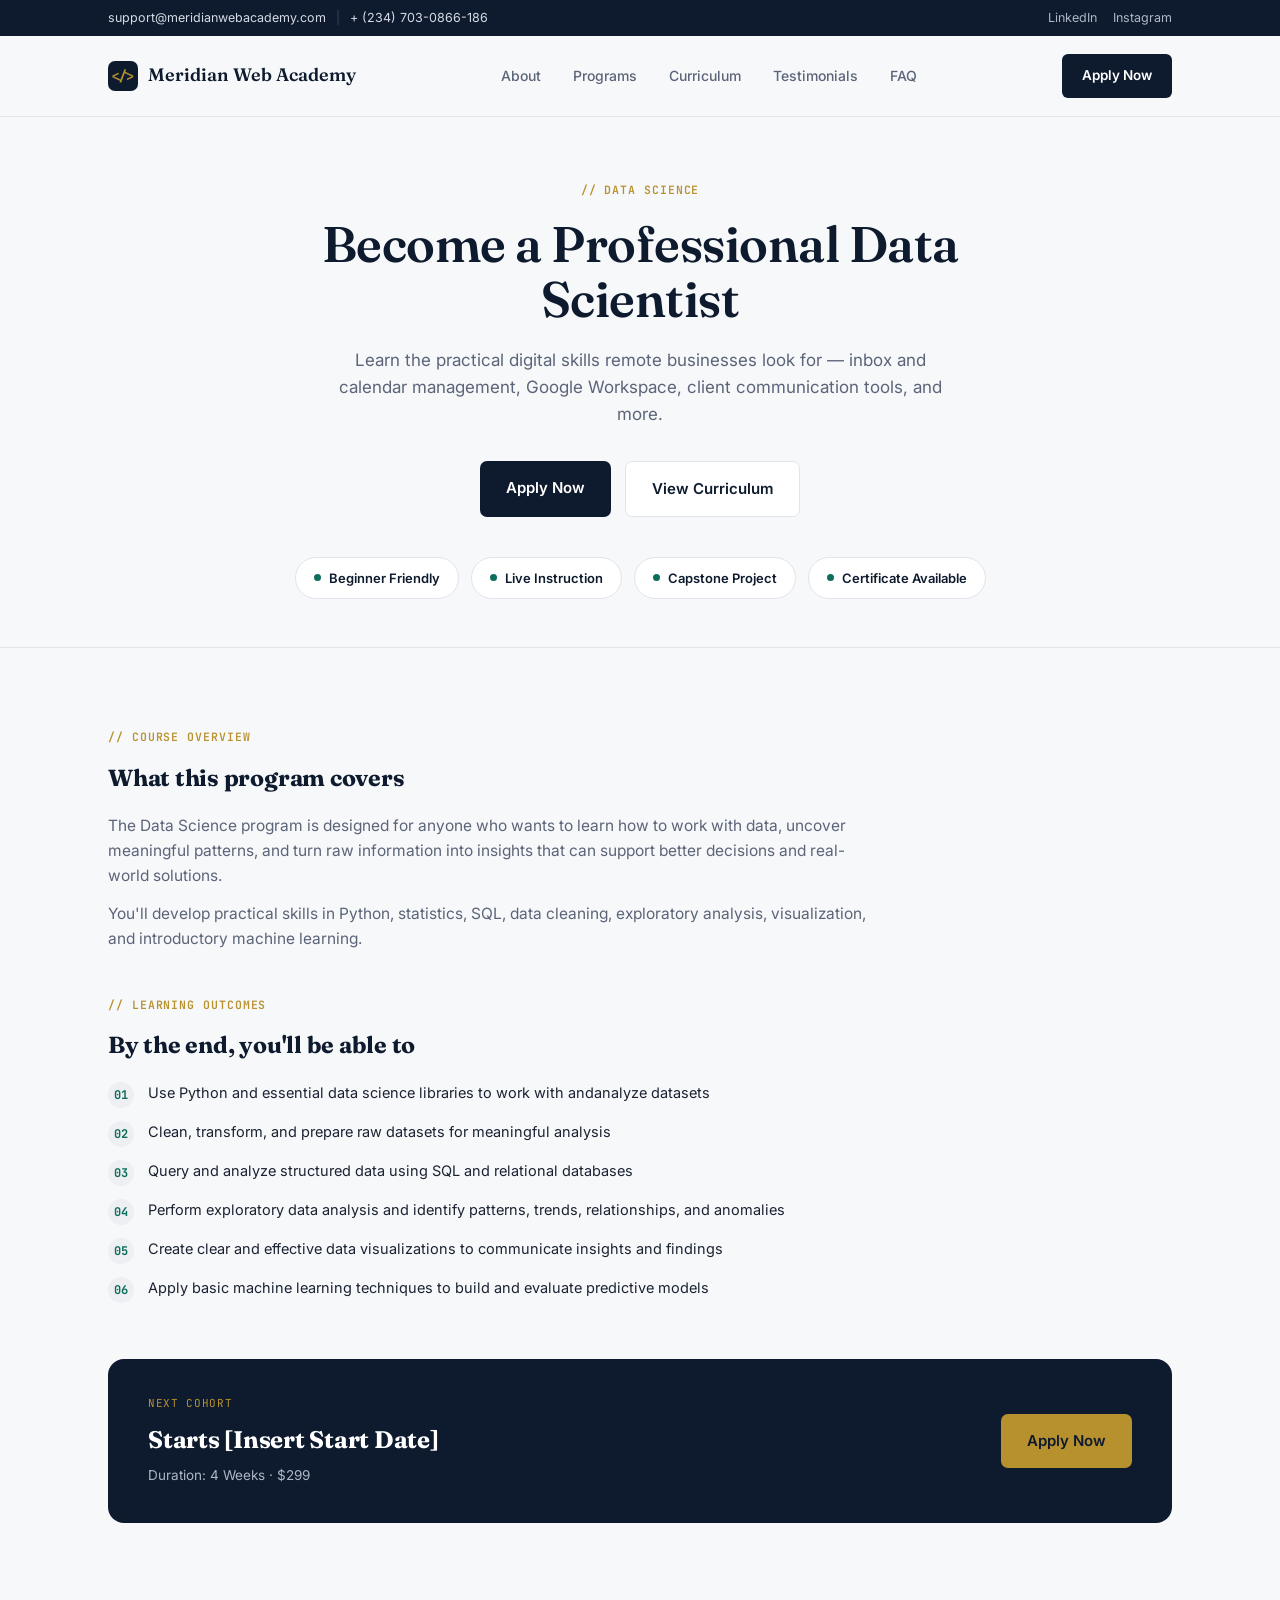
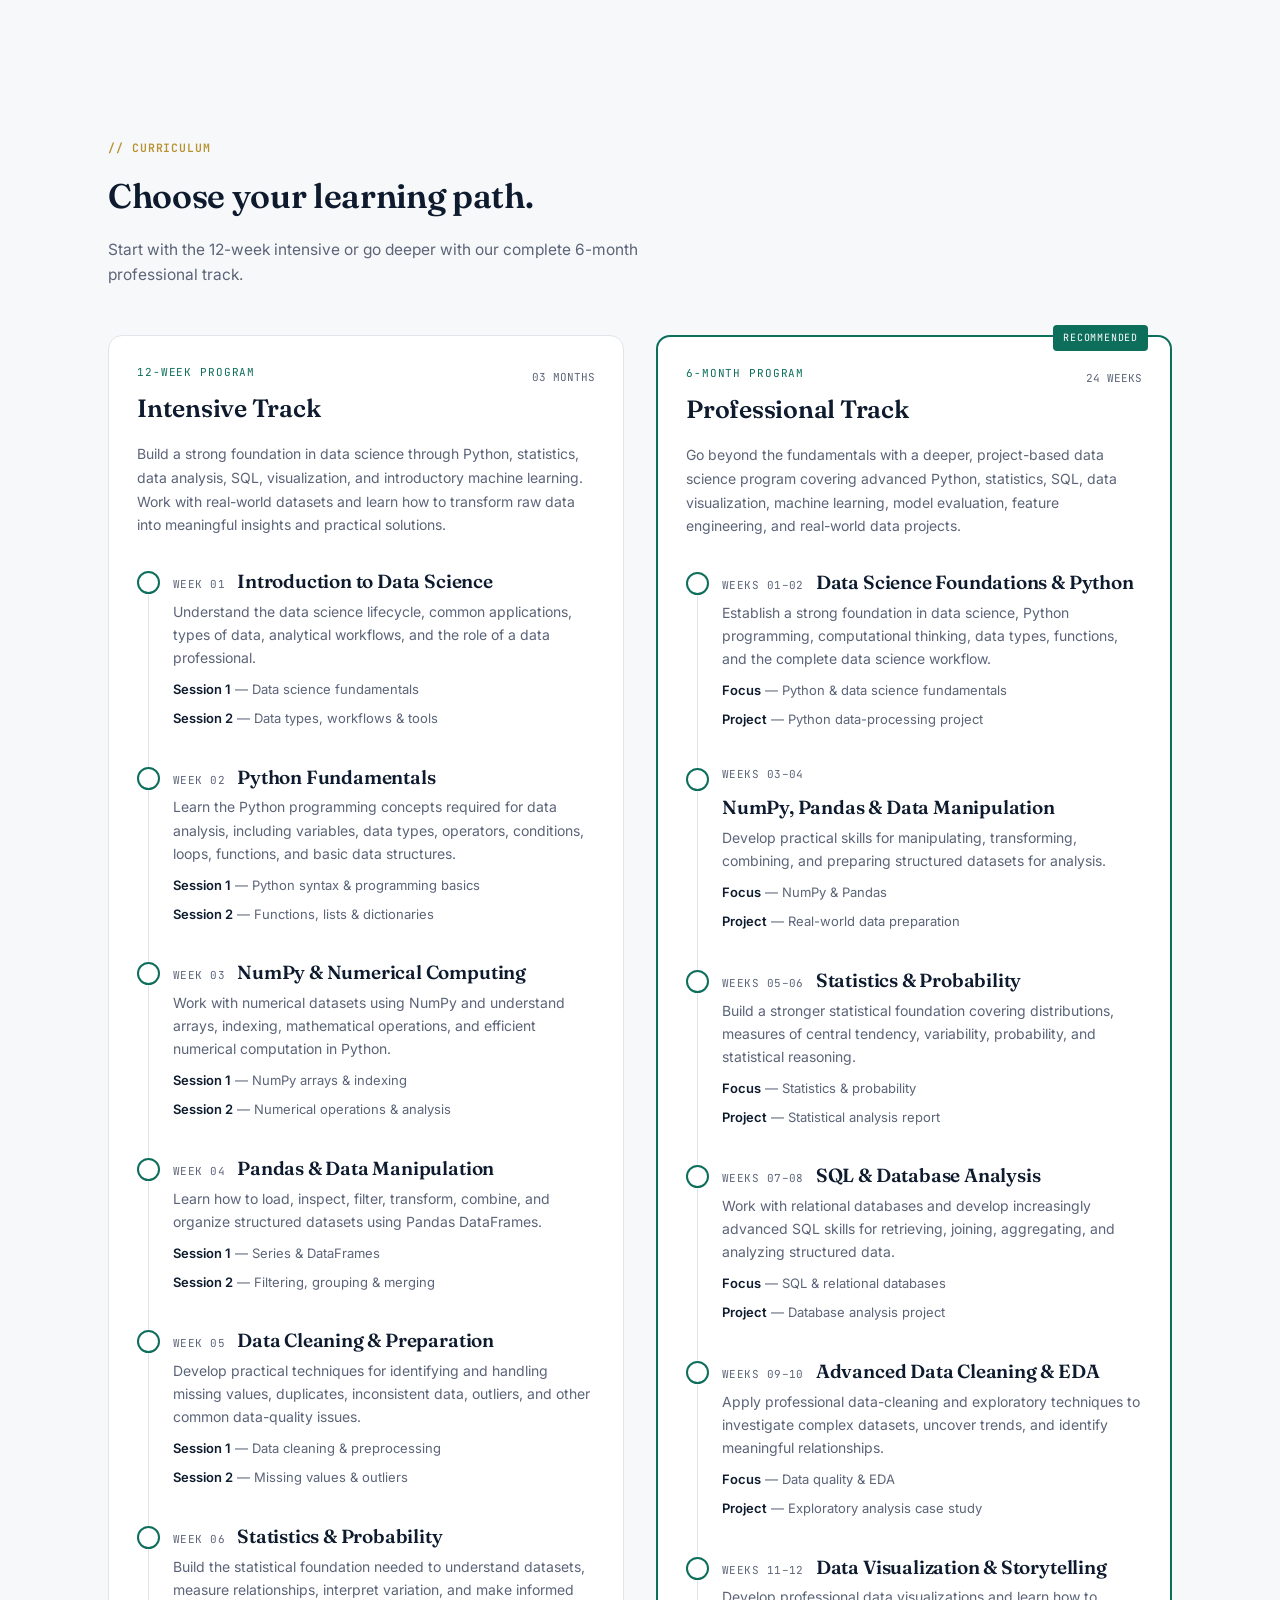
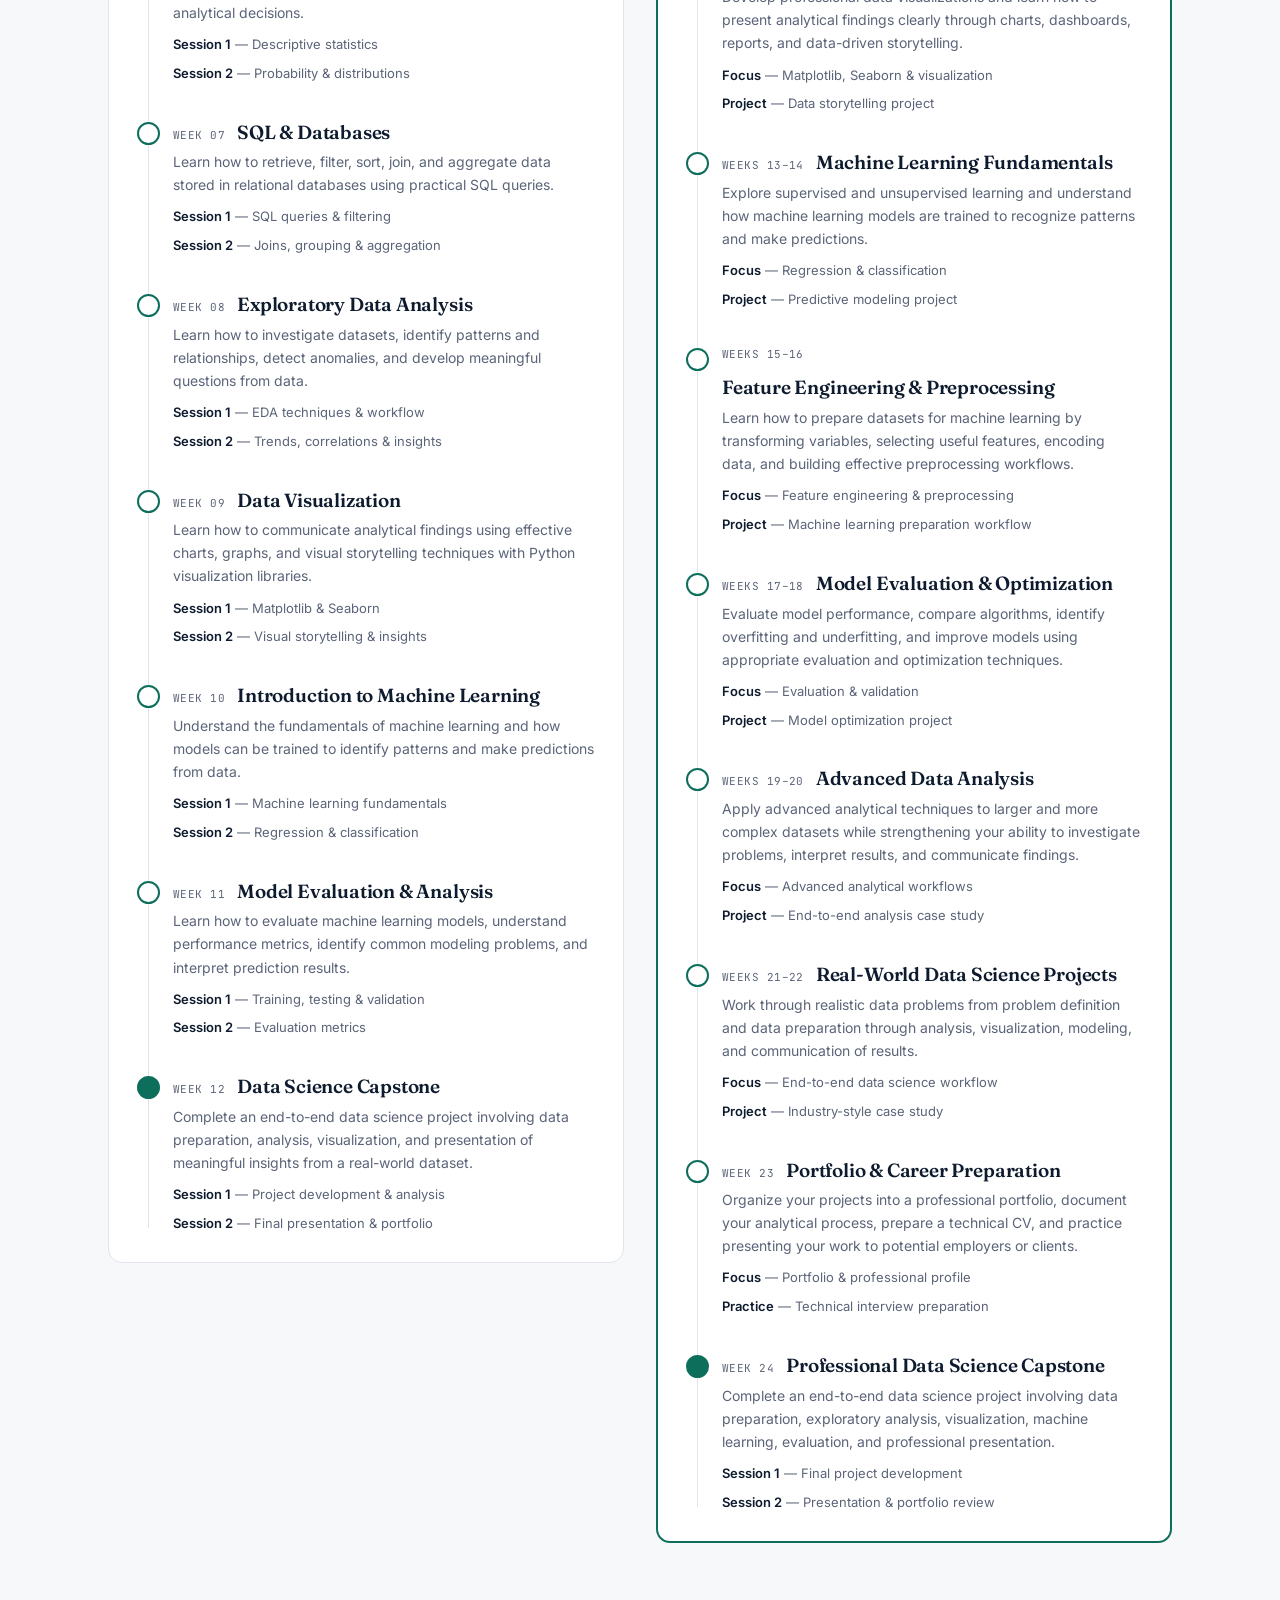
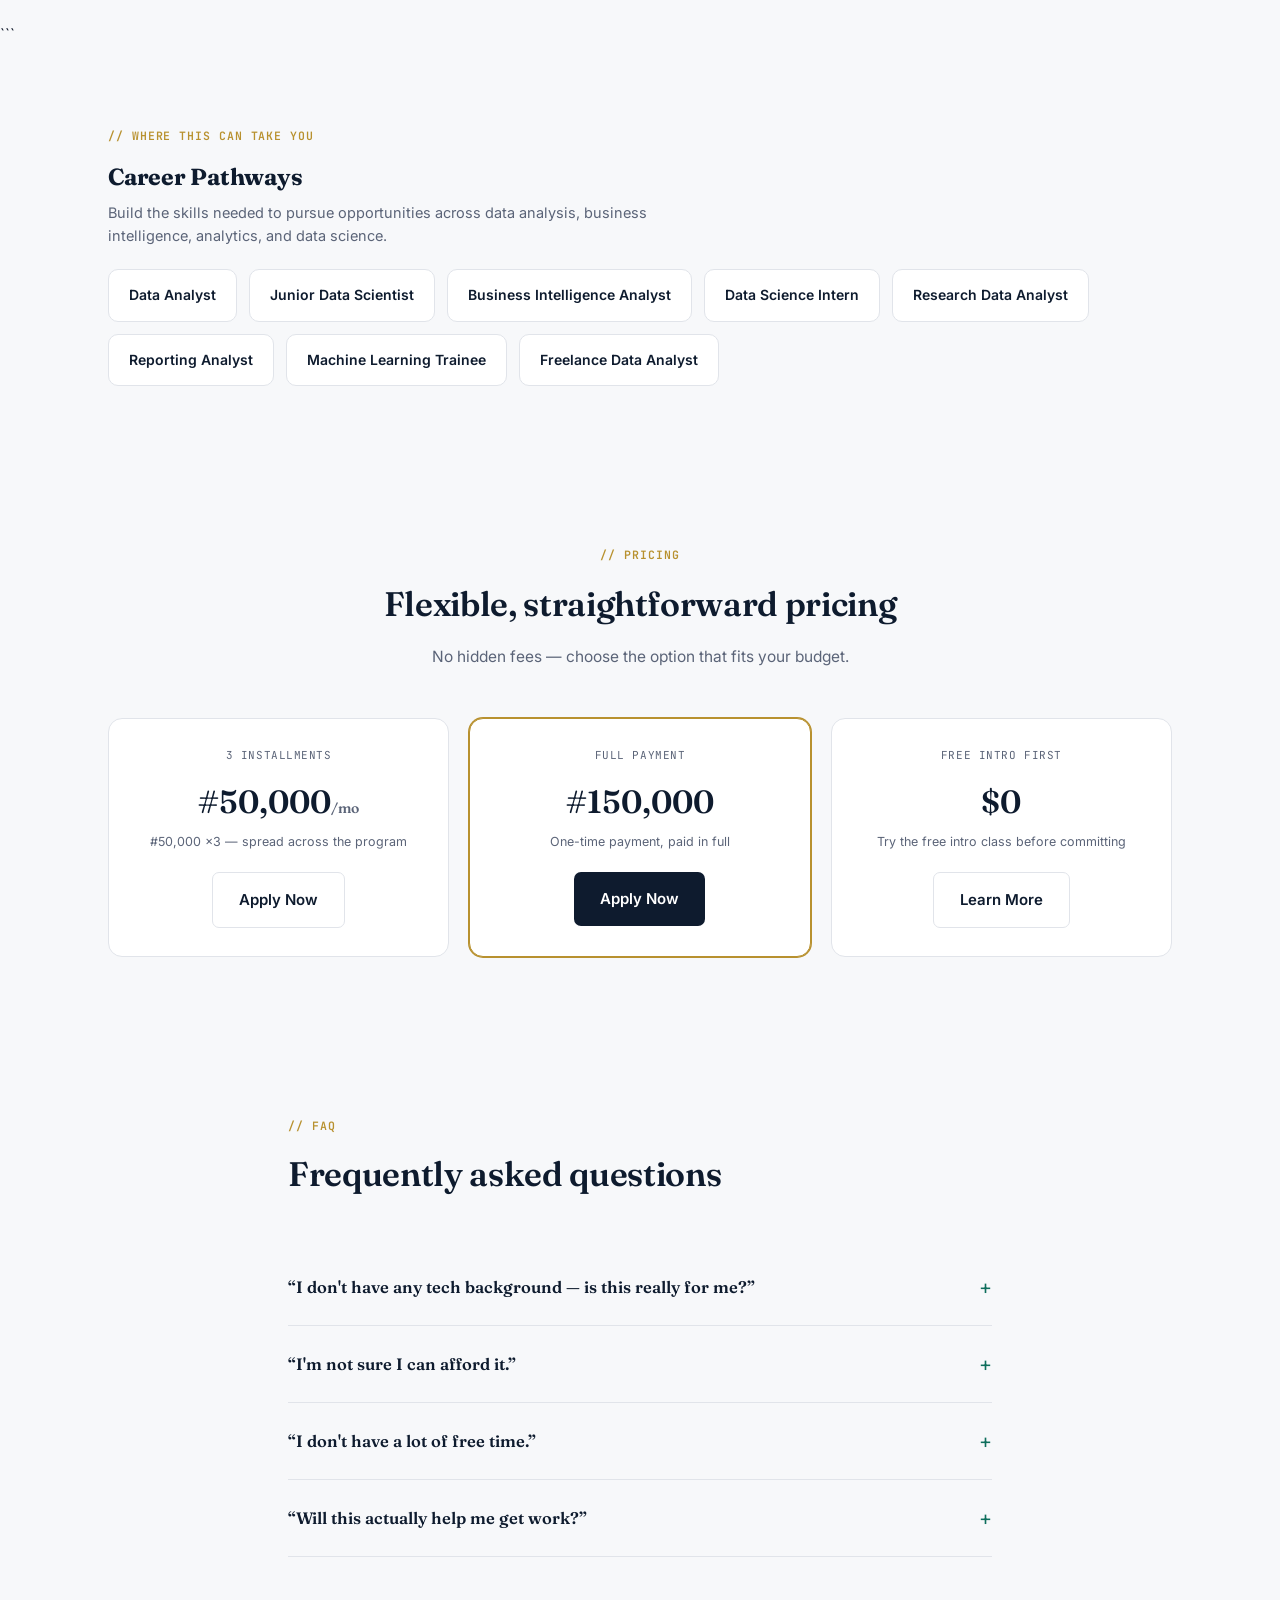
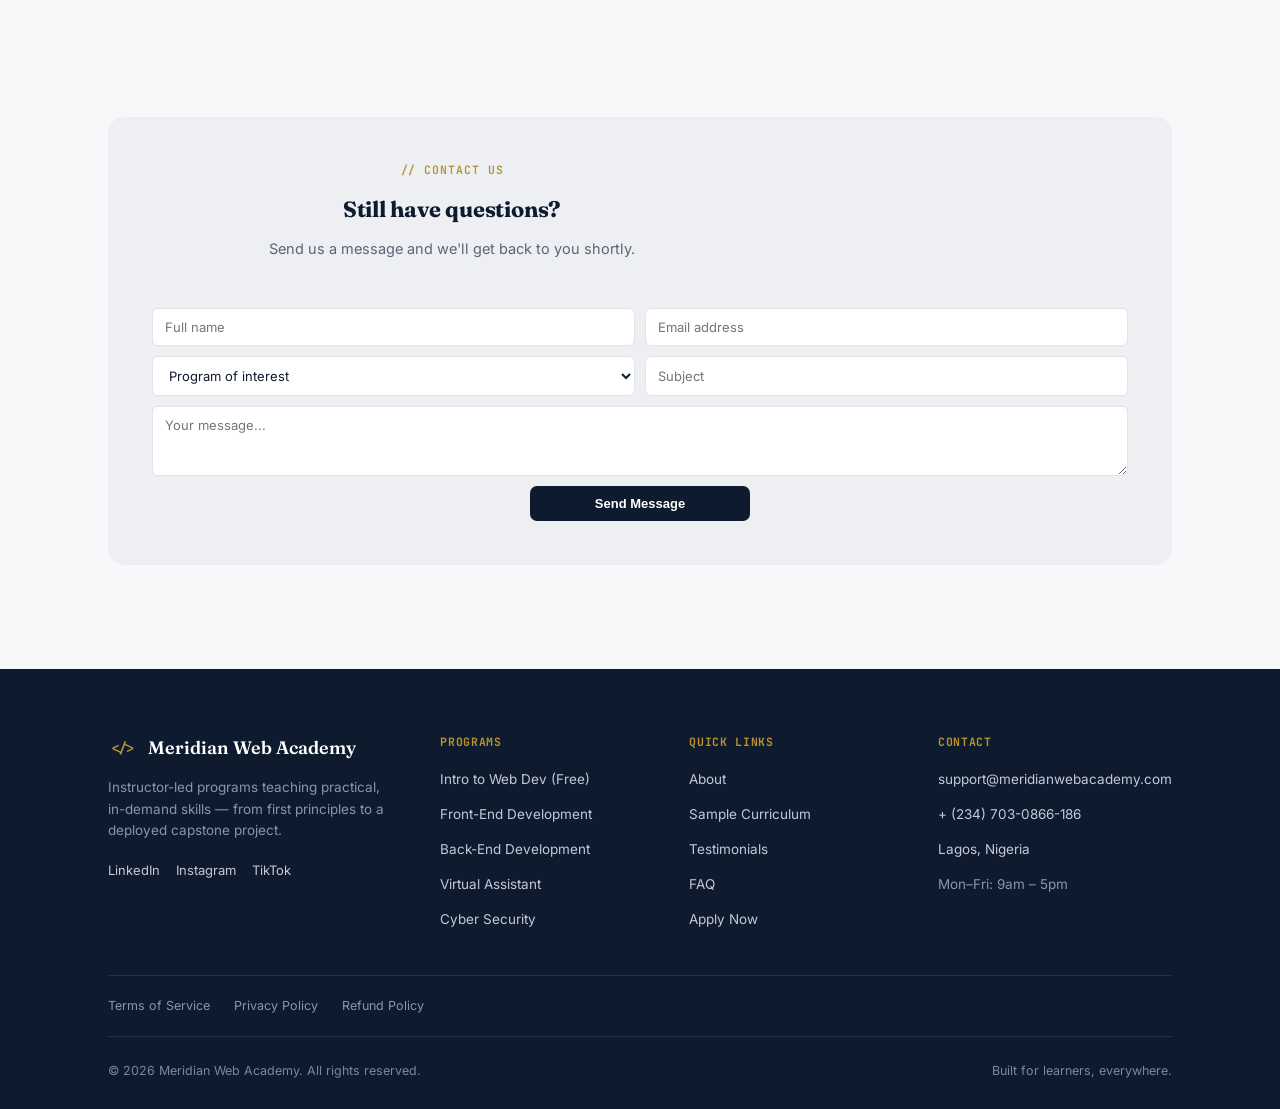
<file: data-science.html>
<!DOCTYPE html>
<html lang="en">
<head>
<meta charset="UTF-8">
<title>Virtual Assistant — Meridian Web Academy</title>
<meta name="viewport" content="width=device-width, initial-scale=1.0">
<link rel="preconnect" href="https://fonts.googleapis.com">
<link rel="preconnect" href="https://fonts.gstatic.com" crossorigin>
<link href="https://fonts.googleapis.com/css2?family=Fraunces:opsz,wght@9..144,500;9..144,600;9..144,700&family=Inter:wght@400;500;600;700&family=JetBrains+Mono:wght@500;600&display=swap" rel="stylesheet">
<link rel="stylesheet" href="css/styles.css">
</head>
<body>

<header>
  <div class="topbar">
    <div class="wrap topbar-inner">
      <div class="topbar-contact">
        <a href="mailto:hello@yourdomain.com">support@meridianwebacademy.com</a>
        <span class="divider">|</span>
        <a href="tel:+10000000000">+ (234) 703-0866-186</a>
      </div>
      <div class="topbar-social">
        <a href="#">LinkedIn</a>
        <a href="#">Instagram</a>
      </div>
    </div>
  </div>
  <nav class="nav wrap">
    <a href="index.html" class="logo"><span class="mark mono">&lt;/&gt;</span>Meridian Web Academy</a>
    <div class="nav-links">
      <a href="index.html#about">About</a>
      <a href="index.html#programs">Programs</a>
      <a href="#curriculum">Curriculum</a>
      <a href="index.html#testimonials">Testimonials</a>
      <a href="index.html#faq">FAQ</a>
    </div>
    <a href="index.html#enroll" class="nav-cta">Apply Now</a>
  </nav>
</header>

<section class="course-hero">
  <div class="wrap course-hero-inner">
    <div class="kicker">// Data Science</div>
    <h1>Become a Professional Data Scientist</h1>
    <p class="lead">Learn the practical digital skills remote businesses look for — inbox and calendar management, Google Workspace, client communication tools, and more.</p>
    <div class="course-hero-actions">
      <a href="index.html#enroll" class="btn-primary">Apply Now</a>
      <a href="#curriculum" class="btn-ghost">View Curriculum</a>
    </div>
  </div>
  <div class="wrap feature-pills">
    <div class="feature-pill"><span class="dot"></span>Beginner Friendly</div>
    <div class="feature-pill"><span class="dot"></span>Live Instruction</div>
    <div class="feature-pill"><span class="dot"></span>Capstone Project</div>
    <div class="feature-pill"><span class="dot"></span>Certificate Available</div>
  </div>
</section>

<section>
  <div class="wrap">

        <div class="kicker">// course overview</div>

        <h2 style="margin-bottom:18px;">What this program covers</h2>

        <div class="course-overview">

            <p>
            The Data Science program is designed for anyone who wants to learn how
            to work with data, uncover meaningful patterns, and turn raw information
            into insights that can support better decisions and real-world solutions.
            </p>

            <p>
            You'll develop practical skills in Python, statistics, SQL, data
            cleaning, exploratory analysis, visualization, and introductory machine
            learning.
            </p>

        </div>


        <div class="kicker" style="margin-top:44px;">
            // learning outcomes
        </div>

        <h2 style="margin-bottom:6px;">
            By the end, you'll be able to
        </h2>

        <ul class="outcomes-list">

            <li><span class="num mono">01</span><span>Use Python and essential data science libraries to work with andanalyze datasets
            </span>
            </li>

            <li>
            <span class="num mono">02</span>
            <span>
                Clean, transform, and prepare raw datasets for meaningful analysis
            </span>
            </li>

            <li>
            <span class="num mono">03</span>
            <span>
                Query and analyze structured data using SQL and relational databases
            </span>
            </li>

            <li>
            <span class="num mono">04</span>
            <span>
                Perform exploratory data analysis and identify patterns, trends,
                relationships, and anomalies
            </span>
            </li>

            <li>
            <span class="num mono">05</span>
            <span>
                Create clear and effective data visualizations to communicate
                insights and findings
            </span>
            </li>

            <li>
            <span class="num mono">06</span>
            <span>
                Apply basic machine learning techniques to build and evaluate
                predictive models
            </span>
            </li>

        </ul>
        <div class="cohort-banner">
            <div class="info">
                <div class="label">Next Cohort</div>
                <h3>Starts [Insert Start Date]</h3>
                <div class="meta">Duration: 4 Weeks &middot; $299</div>
            </div>
            <div class="actions">
                <a href="index.html#enroll" class="btn-primary">Apply Now</a>
            </div>
        </div>

    </div>
    
  </div>
</section>

<!--==========   This section is for the curriculum    ==========-->

<section id="curriculum">
  <div class="wrap">

    <div class="section-head">
      <div class="kicker">// curriculum</div>
      <h2>Choose your learning path.</h2>
      <p>Start with the 12-week intensive or go deeper with our complete 6-month professional track.</p>
    </div>

    <div class="curriculum-grid">

      <!-- ==================== 12-WEEK PROGRAM ==================== -->

      <div class="curriculum-track">

        <div class="track-header">
          <div>
            <span class="track-label mono">12-WEEK PROGRAM</span>
            <h3>Intensive Track</h3>
          </div>
          <span class="track-duration mono">03 MONTHS</span>
        </div>

        <p class="track-description">
          Build a strong foundation in data science through Python, statistics,
          data analysis, SQL, visualization, and introductory machine learning.
          Work with real-world datasets and learn how to transform raw data into
          meaningful insights and practical solutions.
        </p>

        <div class="curriculum-timeline">

          <!-- WEEK 01 -->

          <div class="module">
            <div class="module-head">
              <span class="tag mono">Week 01</span>
              <h3>Introduction to Data Science</h3>
            </div>

            <p>
              Understand the data science lifecycle, common applications,
              types of data, analytical workflows, and the role of a data
              professional.
            </p>

            <div class="sessions">
              <span><b>Session 1</b> — Data science fundamentals</span>
              <span><b>Session 2</b> — Data types, workflows & tools</span>
            </div>
          </div>


          <!-- WEEK 02 -->

          <div class="module">
            <div class="module-head">
              <span class="tag mono">Week 02</span>
              <h3>Python Fundamentals</h3>
            </div>

            <p>
              Learn the Python programming concepts required for data analysis,
              including variables, data types, operators, conditions, loops,
              functions, and basic data structures.
            </p>

            <div class="sessions">
              <span><b>Session 1</b> — Python syntax & programming basics</span>
              <span><b>Session 2</b> — Functions, lists & dictionaries</span>
            </div>
          </div>


          <!-- WEEK 03 -->

          <div class="module">
            <div class="module-head">
              <span class="tag mono">Week 03</span>
              <h3>NumPy & Numerical Computing</h3>
            </div>

            <p>
              Work with numerical datasets using NumPy and understand arrays,
              indexing, mathematical operations, and efficient numerical
              computation in Python.
            </p>

            <div class="sessions">
              <span><b>Session 1</b> — NumPy arrays & indexing</span>
              <span><b>Session 2</b> — Numerical operations & analysis</span>
            </div>
          </div>


          <!-- WEEK 04 -->

          <div class="module">
            <div class="module-head">
              <span class="tag mono">Week 04</span>
              <h3>Pandas & Data Manipulation</h3>
            </div>

            <p>
              Learn how to load, inspect, filter, transform, combine, and
              organize structured datasets using Pandas DataFrames.
            </p>

            <div class="sessions">
              <span><b>Session 1</b> — Series & DataFrames</span>
              <span><b>Session 2</b> — Filtering, grouping & merging</span>
            </div>
          </div>


          <!-- WEEK 05 -->

          <div class="module">
            <div class="module-head">
              <span class="tag mono">Week 05</span>
              <h3>Data Cleaning & Preparation</h3>
            </div>

            <p>
              Develop practical techniques for identifying and handling missing
              values, duplicates, inconsistent data, outliers, and other
              common data-quality issues.
            </p>

            <div class="sessions">
              <span><b>Session 1</b> — Data cleaning & preprocessing</span>
              <span><b>Session 2</b> — Missing values & outliers</span>
            </div>
          </div>


          <!-- WEEK 06 -->

          <div class="module">
            <div class="module-head">
              <span class="tag mono">Week 06</span>
              <h3>Statistics & Probability</h3>
            </div>

            <p>
              Build the statistical foundation needed to understand datasets,
              measure relationships, interpret variation, and make informed
              analytical decisions.
            </p>

            <div class="sessions">
              <span><b>Session 1</b> — Descriptive statistics</span>
              <span><b>Session 2</b> — Probability & distributions</span>
            </div>
          </div>


          <!-- WEEK 07 -->

          <div class="module">
            <div class="module-head">
              <span class="tag mono">Week 07</span>
              <h3>SQL & Databases</h3>
            </div>

            <p>
              Learn how to retrieve, filter, sort, join, and aggregate data
              stored in relational databases using practical SQL queries.
            </p>

            <div class="sessions">
              <span><b>Session 1</b> — SQL queries & filtering</span>
              <span><b>Session 2</b> — Joins, grouping & aggregation</span>
            </div>
          </div>


          <!-- WEEK 08 -->

          <div class="module">
            <div class="module-head">
              <span class="tag mono">Week 08</span>
              <h3>Exploratory Data Analysis</h3>
            </div>

            <p>
              Learn how to investigate datasets, identify patterns and
              relationships, detect anomalies, and develop meaningful
              questions from data.
            </p>

            <div class="sessions">
              <span><b>Session 1</b> — EDA techniques & workflow</span>
              <span><b>Session 2</b> — Trends, correlations & insights</span>
            </div>
          </div>


          <!-- WEEK 09 -->

          <div class="module">
            <div class="module-head">
              <span class="tag mono">Week 09</span>
              <h3>Data Visualization</h3>
            </div>

            <p>
              Learn how to communicate analytical findings using effective
              charts, graphs, and visual storytelling techniques with
              Python visualization libraries.
            </p>

            <div class="sessions">
              <span><b>Session 1</b> — Matplotlib & Seaborn</span>
              <span><b>Session 2</b> — Visual storytelling & insights</span>
            </div>
          </div>


          <!-- WEEK 10 -->

          <div class="module">
            <div class="module-head">
              <span class="tag mono">Week 10</span>
              <h3>Introduction to Machine Learning</h3>
            </div>

            <p>
              Understand the fundamentals of machine learning and how models
              can be trained to identify patterns and make predictions from
              data.
            </p>

            <div class="sessions">
              <span><b>Session 1</b> — Machine learning fundamentals</span>
              <span><b>Session 2</b> — Regression & classification</span>
            </div>
          </div>


          <!-- WEEK 11 -->

          <div class="module">
            <div class="module-head">
              <span class="tag mono">Week 11</span>
              <h3>Model Evaluation & Analysis</h3>
            </div>

            <p>
              Learn how to evaluate machine learning models, understand
              performance metrics, identify common modeling problems, and
              interpret prediction results.
            </p>

            <div class="sessions">
              <span><b>Session 1</b> — Training, testing & validation</span>
              <span><b>Session 2</b> — Evaluation metrics</span>
            </div>
          </div>


          <!-- WEEK 12 -->

          <div class="module capstone">
            <div class="module-head">
              <span class="tag mono">Week 12</span>
              <h3>Data Science Capstone</h3>
            </div>

            <p>
              Complete an end-to-end data science project involving data
              preparation, analysis, visualization, and presentation of
              meaningful insights from a real-world dataset.
            </p>

            <div class="sessions">
              <span><b>Session 1</b> — Project development & analysis</span>
              <span><b>Session 2</b> — Final presentation & portfolio</span>
            </div>
          </div>

        </div>
      </div>


      <!-- ==================== 6-MONTH PROGRAM ==================== -->

      <div class="curriculum-track featured">

        <div class="track-header">
          <div>
            <span class="track-label mono">6-MONTH PROGRAM</span>
            <h3>Professional Track</h3>
          </div>
          <span class="track-duration mono">24 WEEKS</span>
        </div>

        <p class="track-description">
          Go beyond the fundamentals with a deeper, project-based data science
          program covering advanced Python, statistics, SQL, data visualization,
          machine learning, model evaluation, feature engineering, and
          real-world data projects.
        </p>

        <div class="curriculum-timeline">

          <!-- WEEKS 01–02 -->

          <div class="module">
            <div class="module-head">
              <span class="tag mono">Weeks 01–02</span>
              <h3>Data Science Foundations & Python</h3>
            </div>

            <p>
              Establish a strong foundation in data science, Python programming,
              computational thinking, data types, functions, and the complete
              data science workflow.
            </p>

            <div class="sessions">
              <span><b>Focus</b> — Python & data science fundamentals</span>
              <span><b>Project</b> — Python data-processing project</span>
            </div>
          </div>


          <!-- WEEKS 03–04 -->

          <div class="module">
            <div class="module-head">
              <span class="tag mono">Weeks 03–04</span>
              <h3>NumPy, Pandas & Data Manipulation</h3>
            </div>

            <p>
              Develop practical skills for manipulating, transforming,
              combining, and preparing structured datasets for analysis.
            </p>

            <div class="sessions">
              <span><b>Focus</b> — NumPy & Pandas</span>
              <span><b>Project</b> — Real-world data preparation</span>
            </div>
          </div>


          <!-- WEEKS 05–06 -->

          <div class="module">
            <div class="module-head">
              <span class="tag mono">Weeks 05–06</span>
              <h3>Statistics & Probability</h3>
            </div>

            <p>
              Build a stronger statistical foundation covering distributions,
              measures of central tendency, variability, probability, and
              statistical reasoning.
            </p>

            <div class="sessions">
              <span><b>Focus</b> — Statistics & probability</span>
              <span><b>Project</b> — Statistical analysis report</span>
            </div>
          </div>


          <!-- WEEKS 07–08 -->

          <div class="module">
            <div class="module-head">
              <span class="tag mono">Weeks 07–08</span>
              <h3>SQL & Database Analysis</h3>
            </div>

            <p>
              Work with relational databases and develop increasingly advanced
              SQL skills for retrieving, joining, aggregating, and analyzing
              structured data.
            </p>

            <div class="sessions">
              <span><b>Focus</b> — SQL & relational databases</span>
              <span><b>Project</b> — Database analysis project</span>
            </div>
          </div>


          <!-- WEEKS 09–10 -->

          <div class="module">
            <div class="module-head">
              <span class="tag mono">Weeks 09–10</span>
              <h3>Advanced Data Cleaning & EDA</h3>
            </div>

            <p>
              Apply professional data-cleaning and exploratory techniques to
              investigate complex datasets, uncover trends, and identify
              meaningful relationships.
            </p>

            <div class="sessions">
              <span><b>Focus</b> — Data quality & EDA</span>
              <span><b>Project</b> — Exploratory analysis case study</span>
            </div>
          </div>


          <!-- WEEKS 11–12 -->

          <div class="module">
            <div class="module-head">
              <span class="tag mono">Weeks 11–12</span>
              <h3>Data Visualization & Storytelling</h3>
            </div>

            <p>
              Develop professional data visualizations and learn how to present
              analytical findings clearly through charts, dashboards, reports,
              and data-driven storytelling.
            </p>

            <div class="sessions">
              <span><b>Focus</b> — Matplotlib, Seaborn & visualization</span>
              <span><b>Project</b> — Data storytelling project</span>
            </div>
          </div>


          <!-- WEEKS 13–14 -->

          <div class="module">
            <div class="module-head">
              <span class="tag mono">Weeks 13–14</span>
              <h3>Machine Learning Fundamentals</h3>
            </div>

            <p>
              Explore supervised and unsupervised learning and understand how
              machine learning models are trained to recognize patterns and
              make predictions.
            </p>

            <div class="sessions">
              <span><b>Focus</b> — Regression & classification</span>
              <span><b>Project</b> — Predictive modeling project</span>
            </div>
          </div>


          <!-- WEEKS 15–16 -->

          <div class="module">
            <div class="module-head">
              <span class="tag mono">Weeks 15–16</span>
              <h3>Feature Engineering & Preprocessing</h3>
            </div>

            <p>
              Learn how to prepare datasets for machine learning by transforming
              variables, selecting useful features, encoding data, and building
              effective preprocessing workflows.
            </p>

            <div class="sessions">
              <span><b>Focus</b> — Feature engineering & preprocessing</span>
              <span><b>Project</b> — Machine learning preparation workflow</span>
            </div>
          </div>


          <!-- WEEKS 17–18 -->

          <div class="module">
            <div class="module-head">
              <span class="tag mono">Weeks 17–18</span>
              <h3>Model Evaluation & Optimization</h3>
            </div>

            <p>
              Evaluate model performance, compare algorithms, identify
              overfitting and underfitting, and improve models using
              appropriate evaluation and optimization techniques.
            </p>

            <div class="sessions">
              <span><b>Focus</b> — Evaluation & validation</span>
              <span><b>Project</b> — Model optimization project</span>
            </div>
          </div>


          <!-- WEEKS 19–20 -->

          <div class="module">
            <div class="module-head">
              <span class="tag mono">Weeks 19–20</span>
              <h3>Advanced Data Analysis</h3>
            </div>

            <p>
              Apply advanced analytical techniques to larger and more complex
              datasets while strengthening your ability to investigate problems,
              interpret results, and communicate findings.
            </p>

            <div class="sessions">
              <span><b>Focus</b> — Advanced analytical workflows</span>
              <span><b>Project</b> — End-to-end analysis case study</span>
            </div>
          </div>


          <!-- WEEKS 21–22 -->

          <div class="module">
            <div class="module-head">
              <span class="tag mono">Weeks 21–22</span>
              <h3>Real-World Data Science Projects</h3>
            </div>

            <p>
              Work through realistic data problems from problem definition
              and data preparation through analysis, visualization, modeling,
              and communication of results.
            </p>

            <div class="sessions">
              <span><b>Focus</b> — End-to-end data science workflow</span>
              <span><b>Project</b> — Industry-style case study</span>
            </div>
          </div>


          <!-- WEEK 23 -->

          <div class="module">
            <div class="module-head">
              <span class="tag mono">Week 23</span>
              <h3>Portfolio & Career Preparation</h3>
            </div>

            <p>
              Organize your projects into a professional portfolio, document
              your analytical process, prepare a technical CV, and practice
              presenting your work to potential employers or clients.
            </p>

            <div class="sessions">
              <span><b>Focus</b> — Portfolio & professional profile</span>
              <span><b>Practice</b> — Technical interview preparation</span>
            </div>
          </div>


          <!-- WEEK 24 -->

          <div class="module capstone">
            <div class="module-head">
              <span class="tag mono">Week 24</span>
              <h3>Professional Data Science Capstone</h3>
            </div>

            <p>
              Complete an end-to-end data science project involving data
              preparation, exploratory analysis, visualization, machine
              learning, evaluation, and professional presentation.
            </p>

            <div class="sessions">
              <span><b>Session 1</b> — Final project development</span>
              <span><b>Session 2</b> — Presentation & portfolio review</span>
            </div>
          </div>

        </div>
      </div>

    </div>
  </div>
</section>
```

<section>
  <div class="wrap">
    <div class="kicker">// where this can take you</div>

    <h2 style="margin-bottom:6px;">Career Pathways</h2>

    <p style="color:var(--slate);font-size:14.5px;max-width:60ch;">
      Build the skills needed to pursue opportunities across data analysis,
      business intelligence, analytics, and data science.
    </p>

    <div class="career-pills">
      <div class="career-pill">Data Analyst</div>
      <div class="career-pill">Junior Data Scientist</div>
      <div class="career-pill">Business Intelligence Analyst</div>
      <div class="career-pill">Data Science Intern</div>
      <div class="career-pill">Research Data Analyst</div>
      <div class="career-pill">Reporting Analyst</div>
      <div class="career-pill">Machine Learning Trainee</div>
      <div class="career-pill">Freelance Data Analyst</div>
    </div>
  </div>
</section>

<section>
  <div class="wrap">
    <div class="section-head center">
      <div class="kicker">// pricing</div>
      <h2>Flexible, straightforward pricing</h2>
      <p>No hidden fees — choose the option that fits your budget.</p>
    </div>
    <div class="pricing-tiers">
      <div class="tier-card">
        <div class="tier-label">3 Installments</div>
        <div class="tier-price">#50,000<span style="font-size:14px;color:var(--slate);">/mo</span></div>
        <div class="tier-note">#50,000 x3 — spread across the program</div>
        <a href="index.html#enroll" class="btn-ghost full">Apply Now</a>
      </div>
      <div class="tier-card featured">
        <div class="tier-label">Full Payment</div>
        <div class="tier-price">#150,000</div>
        <div class="tier-note">One-time payment, paid in full</div>
        <a href="index.html#enroll" class="btn-primary full">Apply Now</a>
      </div>
      <div class="tier-card">
        <div class="tier-label">Free Intro First</div>
        <div class="tier-price">$0</div>
        <div class="tier-note">Try the free intro class before committing</div>
        <a href="intro-to-web-development.html" class="btn-ghost full">Learn More</a>
      </div>
    </div>
  </div>
</section>

<section id="faq">
  <div class="wrap" style="max-width:760px;">
    <div class="section-head">
      <div class="kicker">// faq</div>
      <h2>Frequently asked questions</h2>
    </div>
    <details class="faq-item">
      <summary>“I don't have any tech background — is this really for me?”</summary>
      <p>Yes. Most students who join have zero prior experience. This program is built to start from first principles, so no background is assumed going in.</p>
    </details>
    <details class="faq-item">
      <summary>“I'm not sure I can afford it.”</summary>
      <p>Payment plans are available so you're not paying the full amount upfront — see the pricing options below, or start with the free Intro to Web Development class first.</p>
    </details>
    <details class="faq-item">
      <summary>“I don't have a lot of free time.”</summary>
      <p>Sessions are scheduled to fit around a job, school, or other commitments rather than replace your schedule entirely.</p>
    </details>
    <details class="faq-item">
      <summary>“Will this actually help me get work?”</summary>
      <p>You'll finish with a real capstone project you build yourself — something you can show in a portfolio, job application, or client pitch. We don't guarantee job placement, but we do guarantee tangible proof of what you can do.</p>
    </details>
  </div>
</section>

<section>
  <div class="wrap">
    <div class="help-banner">
      <div class="section-head">
        <div class="kicker">// contact us</div>
        <h3>Still have questions?</h3>
        <p>Send us a message and we'll get back to you shortly.</p>
      </div>

      <form class="contact-form" action="#" method="POST">

        <div class="form-row">
          <input
            type="text"
            name="name"
            placeholder="Full name"
            required
          >

          <input
            type="email"
            name="email"
            placeholder="Email address"
            required
          >
        </div>

        <div class="form-row">
          <select name="program" required>
            <option value="" disabled selected>Program of interest</option>
            <option value="frontend">Frontend Development</option>
            <option value="backend">Backend Development</option>
            <option value="devops">DevOps</option>
            <option value="data-science">Data Science</option>
            <option value="cyber-security">Cyber Security</option>
            <option value="virtual-assistance">Virtual Assistance</option>
          </select>

          <input
            type="text"
            name="subject"
            placeholder="Subject"
            required
          >
        </div>

        <textarea
          name="message"
          rows="4"
          placeholder="Your message..."
          required
        ></textarea>

        <button type="submit" class="btn-primary">
          Send Message
        </button>

      </form>
    </div>
  </div>
</section>

<footer>
  <div class="wrap">
    <div class="footer-grid">
      <div class="footer-brand">
        <div class="logo"><span class="mark mono">&lt;/&gt;</span>Meridian Web Academy</div>
        <p>Instructor-led programs teaching practical, in-demand skills — from first principles to a deployed capstone project.</p>
        <div class="footer-social">
          <a href="#">LinkedIn</a>
          <a href="#">Instagram</a>
          <a href="#">TikTok</a>
        </div>
      </div>
      <div class="footer-col">
        <h4>Programs</h4>
        <ul>
          <li><a href="intro-to-web-development.html">Intro to Web Dev (Free)</a></li>
          <li><a href="frontend-development.html">Front-End Development</a></li>
          <li><a href="backend-development.html">Back-End Development</a></li>
          <li><a href="virtual-assistant.html">Virtual Assistant</a></li>
          <li><a href="cyber-security.html">Cyber Security</a></li>
        </ul>
      </div>
      <div class="footer-col">
        <h4>Quick Links</h4>
        <ul>
          <li><a href="index.html#about">About</a></li>
          <li><a href="index.html#curriculum">Sample Curriculum</a></li>
          <li><a href="index.html#testimonials">Testimonials</a></li>
          <li><a href="index.html#faq">FAQ</a></li>
          <li><a href="index.html#enroll">Apply Now</a></li>
        </ul>
      </div>
      <div class="footer-col">
        <h4>Contact</h4>
        <ul>
          <li><a href="mailto:hello@yourdomain.com">support@meridianwebacademy.com</a></li>
          <li><a href="tel:+10000000000">+ (234) 703-0866-186</a></li>
          <li><a href="#">Lagos, Nigeria</a></li>
          <li><span class="footer-hours">Mon–Fri: 9am – 5pm</span></li>
        </ul>
      </div>
    </div>
    <div class="footer-legal-row">
      <div class="footer-col legal">
        <a href="#">Terms of Service</a>
        <a href="#">Privacy Policy</a>
        <a href="#">Refund Policy</a>
      </div>
    </div>
    <div class="footer-bottom">
      <span>© 2026 Meridian Web Academy. All rights reserved.</span>
      <span>Built for learners, everywhere.</span>
    </div>
  </div>
</footer>

<script src="js/main.js"></script>
</body>
</html>
</file>
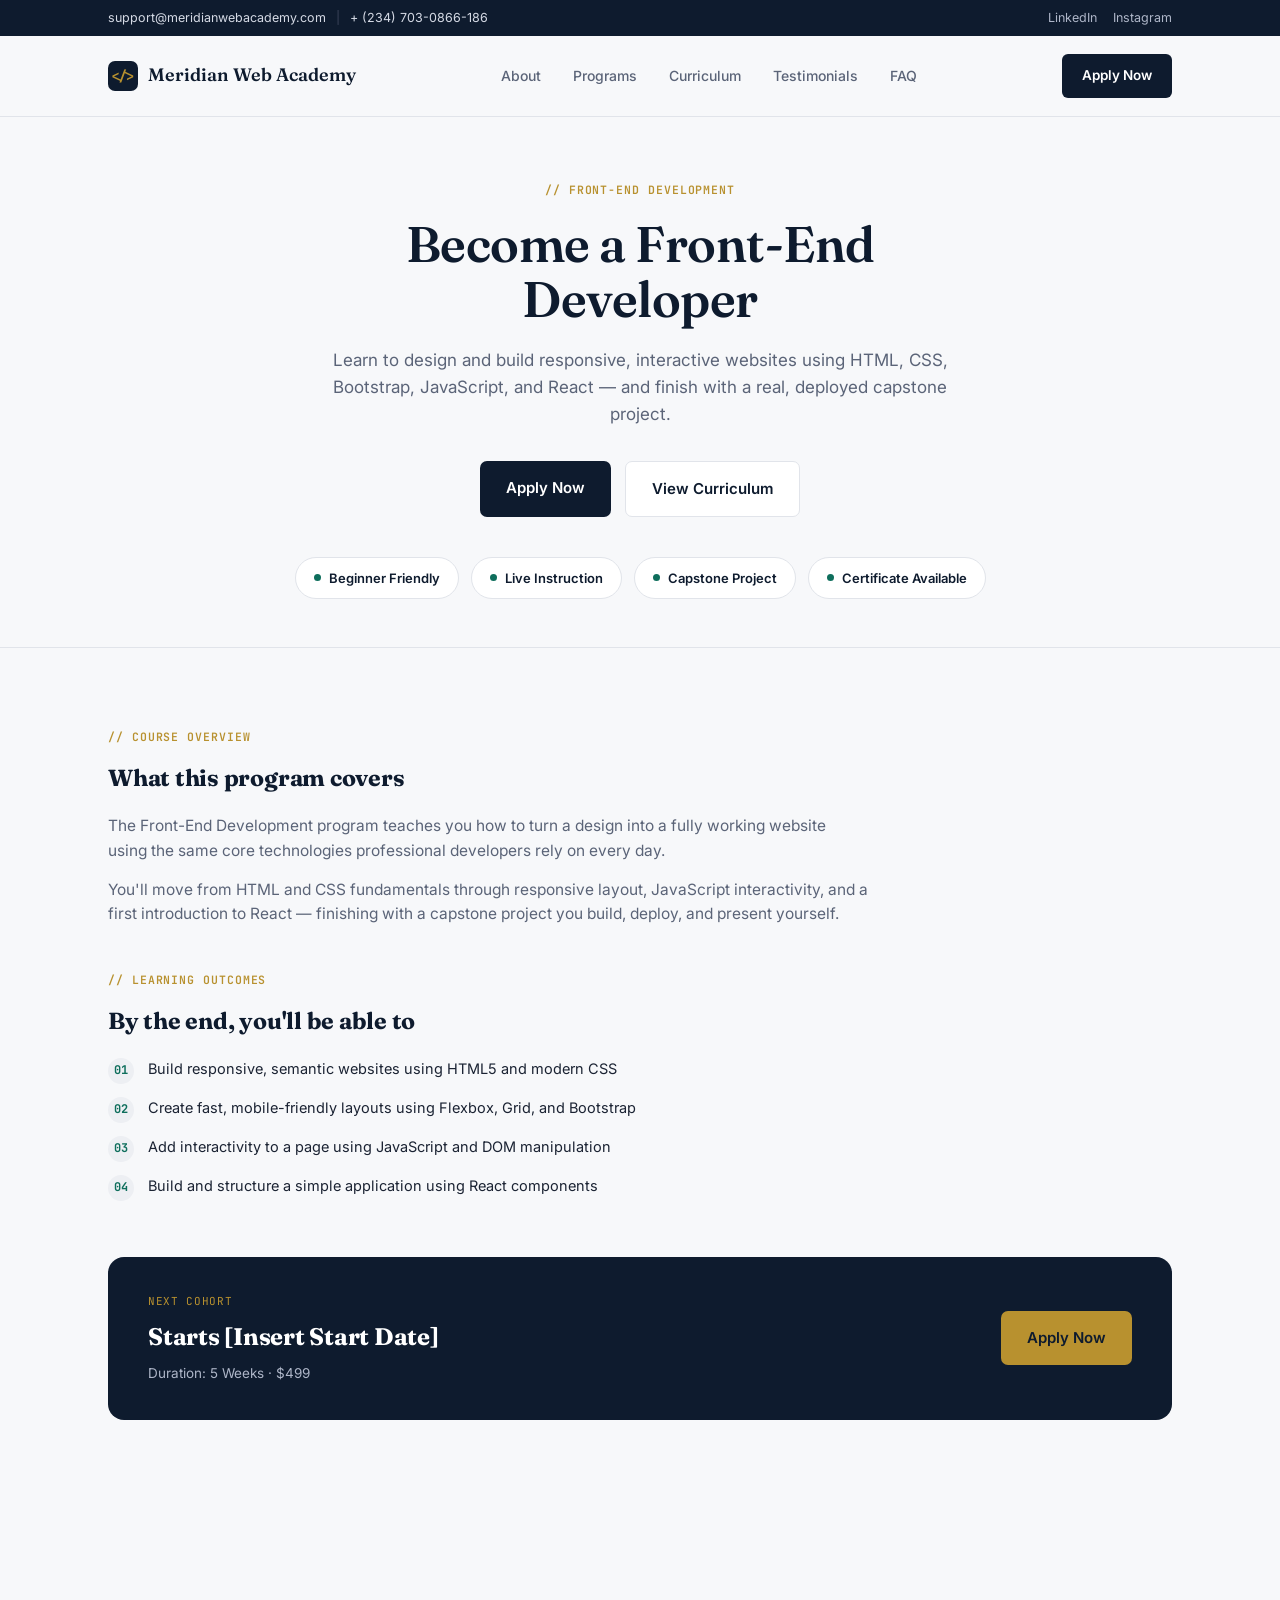
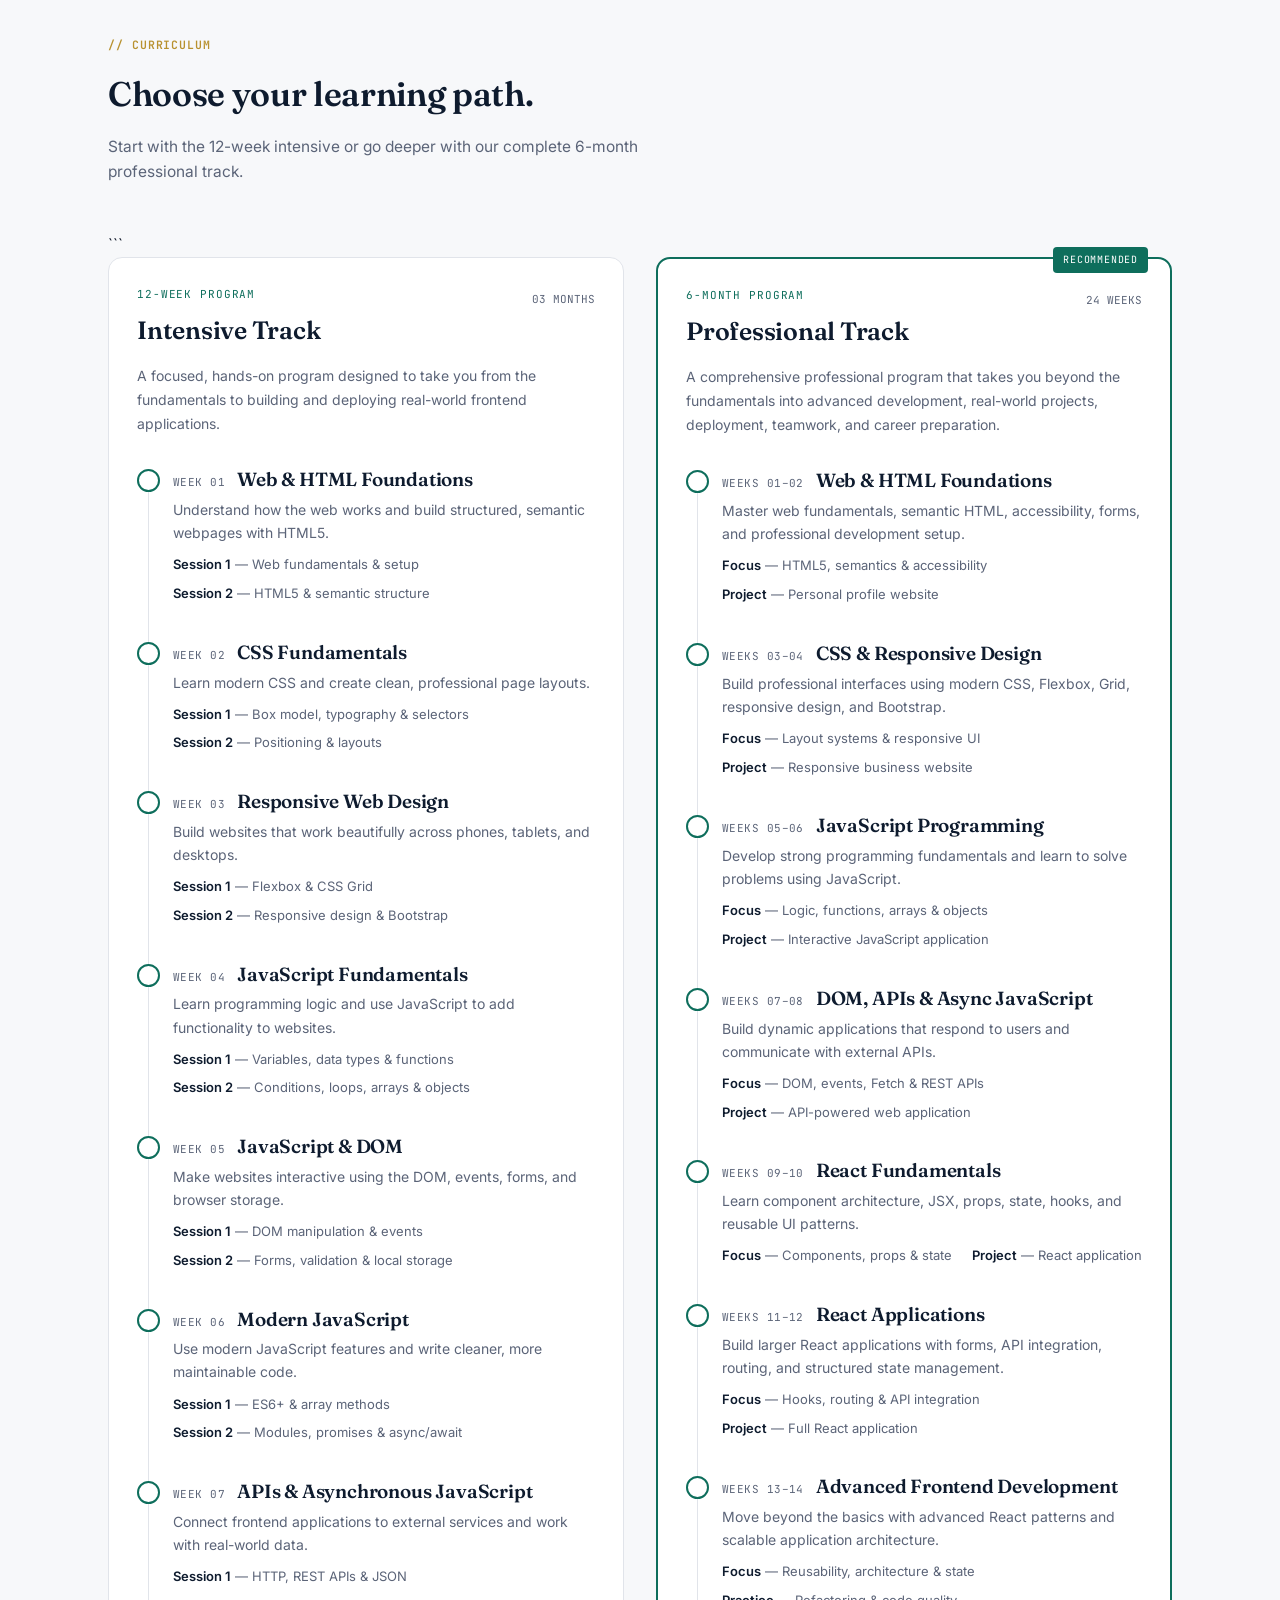
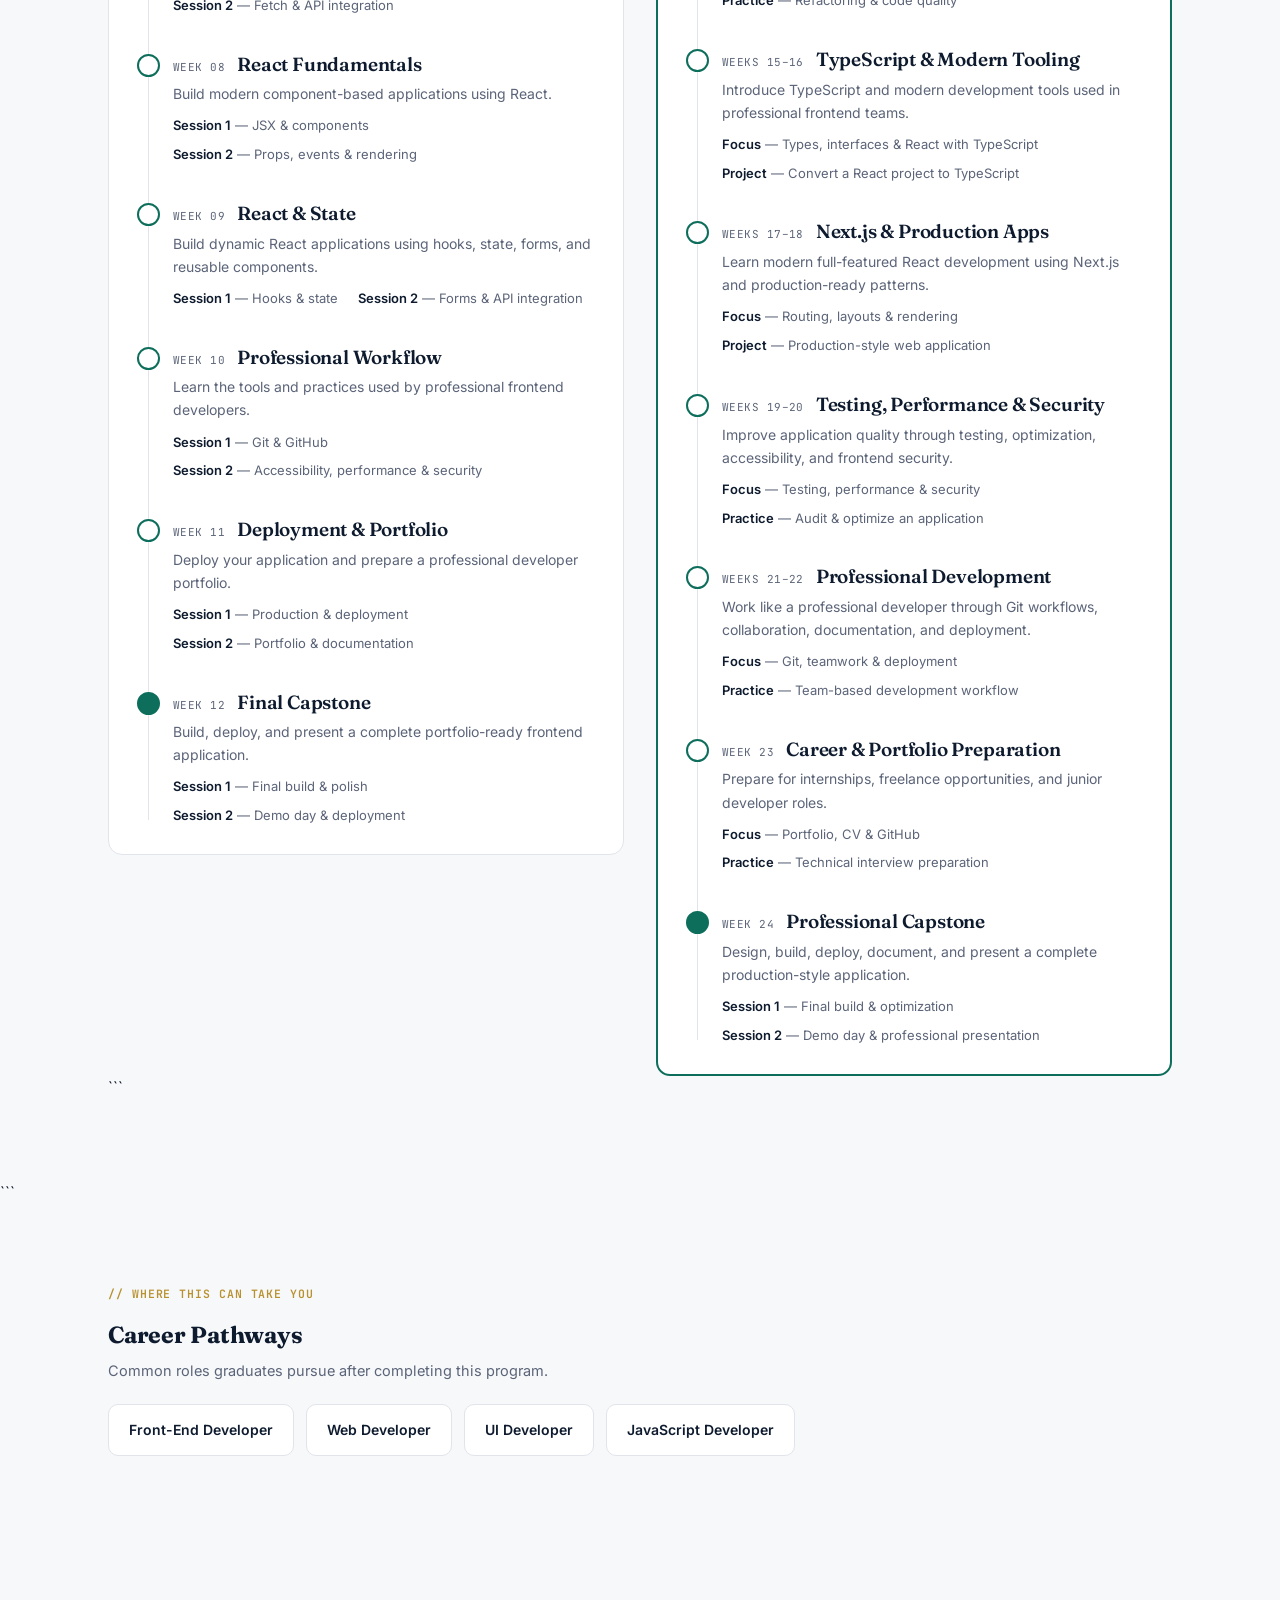
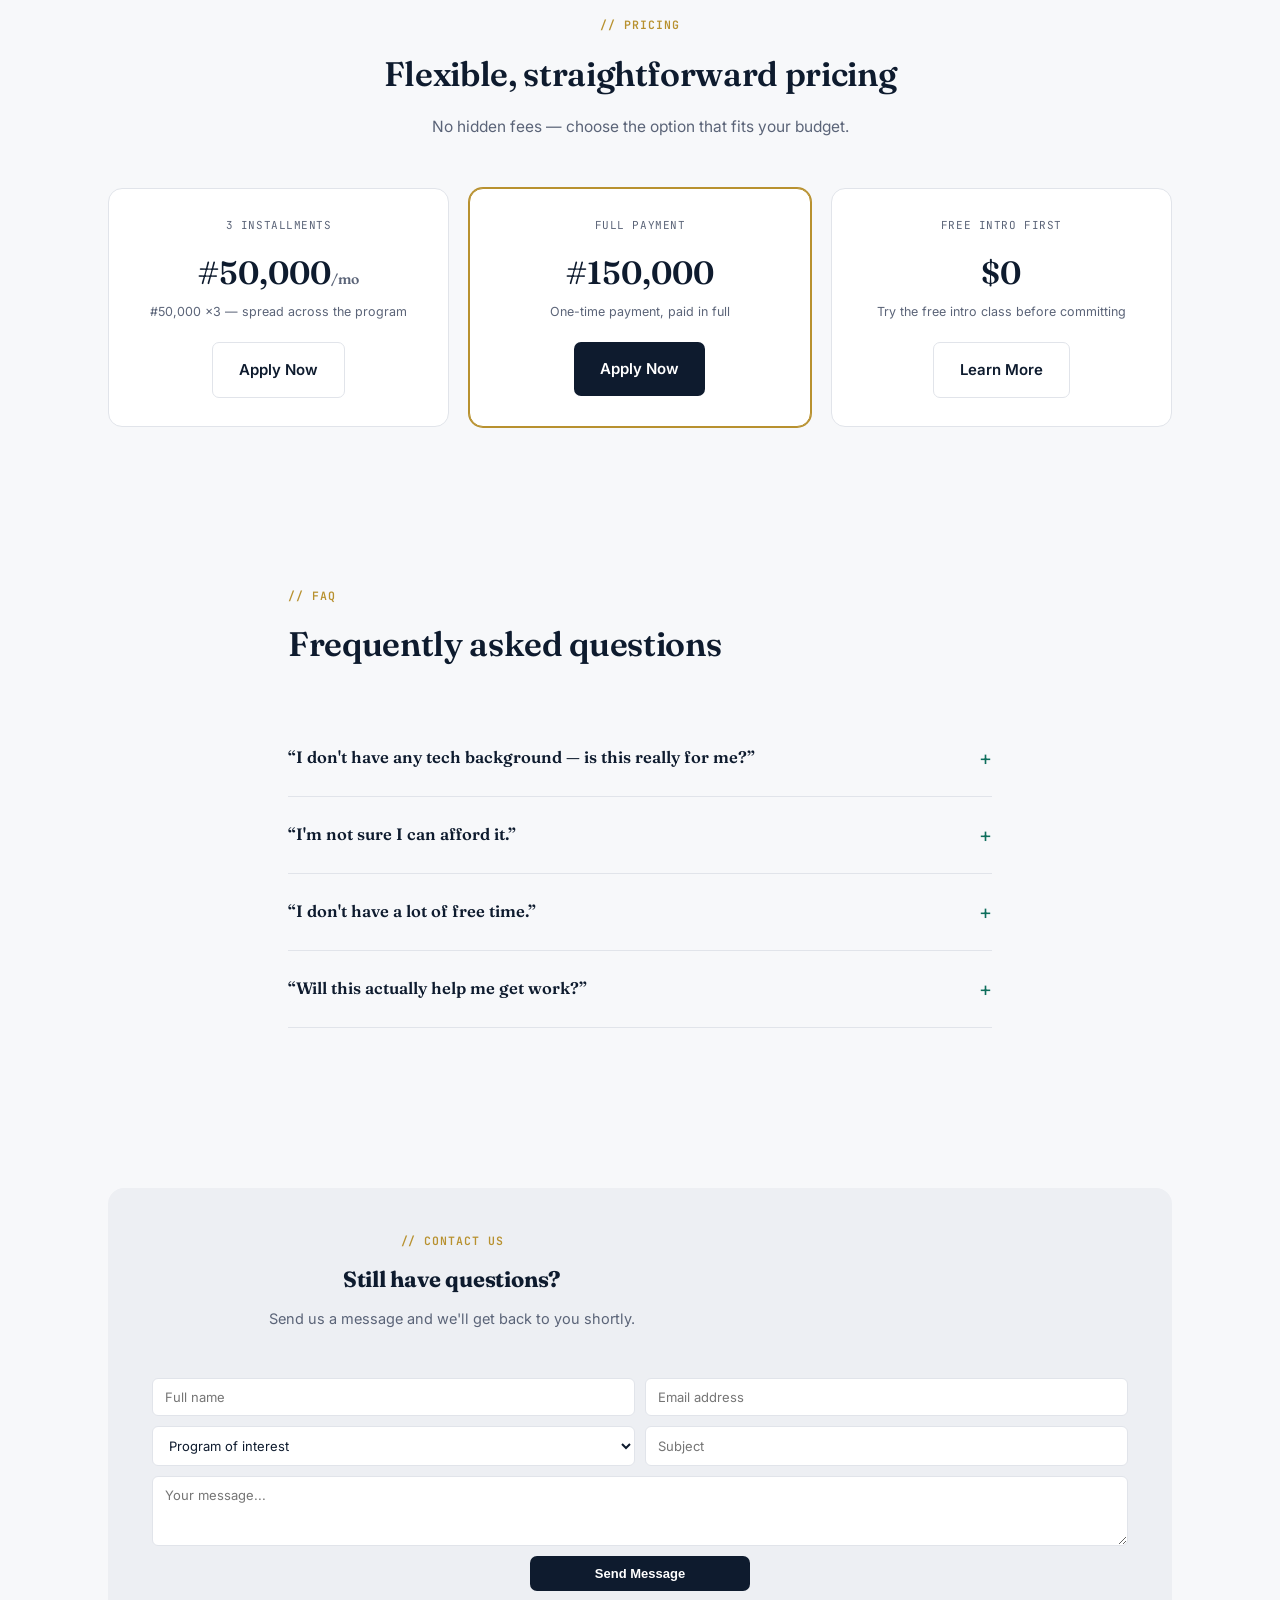
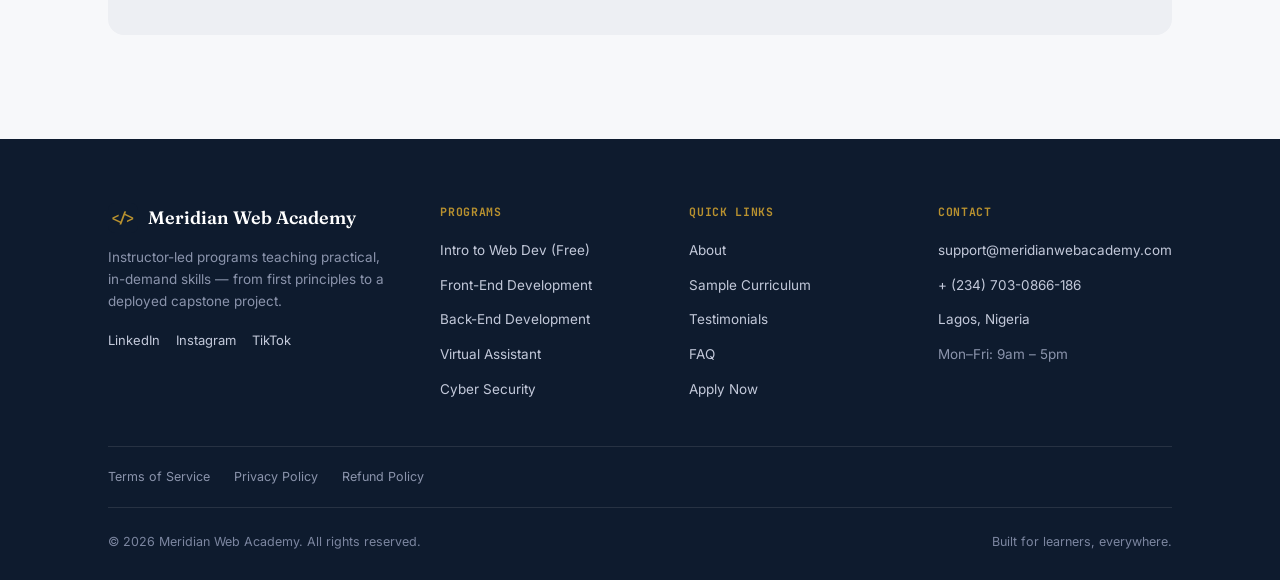
<file: frontend-development.html>
<!DOCTYPE html>
<html lang="en">
<head>
<meta charset="UTF-8">
<title>Front-End Development — Meridian Web Academy</title>
<meta name="viewport" content="width=device-width, initial-scale=1.0">
<link rel="preconnect" href="https://fonts.googleapis.com">
<link rel="preconnect" href="https://fonts.gstatic.com" crossorigin>
<link href="https://fonts.googleapis.com/css2?family=Fraunces:opsz,wght@9..144,500;9..144,600;9..144,700&family=Inter:wght@400;500;600;700&family=JetBrains+Mono:wght@500;600&display=swap" rel="stylesheet">
<link rel="stylesheet" href="css/styles.css">
</head>
<body>

<header>
  <div class="topbar">
    <div class="wrap topbar-inner">
      <div class="topbar-contact">
        <a href="mailto:hello@yourdomain.com">support@meridianwebacademy.com</a>
        <span class="divider">|</span>
        <a href="tel:+10000000000">+ (234) 703-0866-186</a>
      </div>
      <div class="topbar-social">
        <a href="#">LinkedIn</a>
        <a href="#">Instagram</a>
      </div>
    </div>
  </div>
  <nav class="nav wrap">
    <a href="index.html" class="logo"><span class="mark mono">&lt;/&gt;</span>Meridian Web Academy</a>
    <div class="nav-links">
      <a href="index.html#about">About</a>
      <a href="index.html#programs">Programs</a>
      <a href="#curriculum">Curriculum</a>
      <a href="index.html#testimonials">Testimonials</a>
      <a href="index.html#faq">FAQ</a>
    </div>
    <a href="index.html#enroll" class="nav-cta">Apply Now</a>
  </nav>
</header>

<section class="course-hero">
  <div class="wrap course-hero-inner">
    <div class="kicker">// front-end development</div>
    <h1>Become a Front-End Developer</h1>
    <p class="lead">Learn to design and build responsive, interactive websites using HTML, CSS, Bootstrap, JavaScript, and React — and finish with a real, deployed capstone project.</p>
    <div class="course-hero-actions">
      <a href="index.html#enroll" class="btn-primary">Apply Now</a>
      <a href="#curriculum" class="btn-ghost">View Curriculum</a>
    </div>
  </div>
  <div class="wrap feature-pills">
    <div class="feature-pill"><span class="dot"></span>Beginner Friendly</div>
    <div class="feature-pill"><span class="dot"></span>Live Instruction</div>
    <div class="feature-pill"><span class="dot"></span>Capstone Project</div>
    <div class="feature-pill"><span class="dot"></span>Certificate Available</div>
  </div>
</section>

<section>
  <div class="wrap">
    <div class="kicker">// course overview</div>
    <h2 style="margin-bottom:18px;">What this program covers</h2>
    <div class="course-overview">
      <p>The Front-End Development program teaches you how to turn a design into a fully working website using the same core technologies professional developers rely on every day.</p>
      <p>You'll move from HTML and CSS fundamentals through responsive layout, JavaScript interactivity, and a first introduction to React — finishing with a capstone project you build, deploy, and present yourself.</p>
    </div>

    <div class="kicker" style="margin-top:44px;">// learning outcomes</div>
    <h2 style="margin-bottom:6px;">By the end, you'll be able to</h2>
    <ul class="outcomes-list">
      <li><span class="num mono">01</span><span>Build responsive, semantic websites using HTML5 and modern CSS</span></li>
      <li><span class="num mono">02</span><span>Create fast, mobile-friendly layouts using Flexbox, Grid, and Bootstrap</span></li>
      <li><span class="num mono">03</span><span>Add interactivity to a page using JavaScript and DOM manipulation</span></li>
      <li><span class="num mono">04</span><span>Build and structure a simple application using React components</span></li>
    </ul>

    <div class="cohort-banner">
      <div class="info">
        <div class="label">Next Cohort</div>
        <h3>Starts [Insert Start Date]</h3>
        <div class="meta">Duration: 5 Weeks &middot; $499</div>
      </div>
      <div class="actions">
        <a href="index.html#enroll" class="btn-primary">Apply Now</a>
      </div>
    </div>
  </div>
</section>

<section id="curriculum">
  <div class="wrap">
    <div class="section-head">
      <div class="kicker">// curriculum</div>
      <h2>Choose your learning path.</h2>
      <p>Start with the 12-week intensive or go deeper with our complete 6-month professional track.</p>
    </div>

```
<div class="curriculum-grid">

  <!-- 12-WEEK PROGRAM -->
  <div class="curriculum-track">
    <div class="track-header">
      <div>
        <span class="track-label mono">12-WEEK PROGRAM</span>
        <h3>Intensive Track</h3>
      </div>
      <span class="track-duration mono">03 MONTHS</span>
    </div>

    <p class="track-description">
      A focused, hands-on program designed to take you from the fundamentals
      to building and deploying real-world frontend applications.
    </p>

    <div class="curriculum-timeline">

      <div class="module">
        <div class="module-head">
          <span class="tag mono">Week 01</span>
          <h3>Web & HTML Foundations</h3>
        </div>
        <p>Understand how the web works and build structured, semantic webpages with HTML5.</p>
        <div class="sessions">
          <span><b>Session 1</b> — Web fundamentals & setup</span>
          <span><b>Session 2</b> — HTML5 & semantic structure</span>
        </div>
      </div>

      <div class="module">
        <div class="module-head">
          <span class="tag mono">Week 02</span>
          <h3>CSS Fundamentals</h3>
        </div>
        <p>Learn modern CSS and create clean, professional page layouts.</p>
        <div class="sessions">
          <span><b>Session 1</b> — Box model, typography & selectors</span>
          <span><b>Session 2</b> — Positioning & layouts</span>
        </div>
      </div>

      <div class="module">
        <div class="module-head">
          <span class="tag mono">Week 03</span>
          <h3>Responsive Web Design</h3>
        </div>
        <p>Build websites that work beautifully across phones, tablets, and desktops.</p>
        <div class="sessions">
          <span><b>Session 1</b> — Flexbox & CSS Grid</span>
          <span><b>Session 2</b> — Responsive design & Bootstrap</span>
        </div>
      </div>

      <div class="module">
        <div class="module-head">
          <span class="tag mono">Week 04</span>
          <h3>JavaScript Fundamentals</h3>
        </div>
        <p>Learn programming logic and use JavaScript to add functionality to websites.</p>
        <div class="sessions">
          <span><b>Session 1</b> — Variables, data types & functions</span>
          <span><b>Session 2</b> — Conditions, loops, arrays & objects</span>
        </div>
      </div>

      <div class="module">
        <div class="module-head">
          <span class="tag mono">Week 05</span>
          <h3>JavaScript & DOM</h3>
        </div>
        <p>Make websites interactive using the DOM, events, forms, and browser storage.</p>
        <div class="sessions">
          <span><b>Session 1</b> — DOM manipulation & events</span>
          <span><b>Session 2</b> — Forms, validation & local storage</span>
        </div>
      </div>

      <div class="module">
        <div class="module-head">
          <span class="tag mono">Week 06</span>
          <h3>Modern JavaScript</h3>
        </div>
        <p>Use modern JavaScript features and write cleaner, more maintainable code.</p>
        <div class="sessions">
          <span><b>Session 1</b> — ES6+ & array methods</span>
          <span><b>Session 2</b> — Modules, promises & async/await</span>
        </div>
      </div>

      <div class="module">
        <div class="module-head">
          <span class="tag mono">Week 07</span>
          <h3>APIs & Asynchronous JavaScript</h3>
        </div>
        <p>Connect frontend applications to external services and work with real-world data.</p>
        <div class="sessions">
          <span><b>Session 1</b> — HTTP, REST APIs & JSON</span>
          <span><b>Session 2</b> — Fetch & API integration</span>
        </div>
      </div>

      <div class="module">
        <div class="module-head">
          <span class="tag mono">Week 08</span>
          <h3>React Fundamentals</h3>
        </div>
        <p>Build modern component-based applications using React.</p>
        <div class="sessions">
          <span><b>Session 1</b> — JSX & components</span>
          <span><b>Session 2</b> — Props, events & rendering</span>
        </div>
      </div>

      <div class="module">
        <div class="module-head">
          <span class="tag mono">Week 09</span>
          <h3>React & State</h3>
        </div>
        <p>Build dynamic React applications using hooks, state, forms, and reusable components.</p>
        <div class="sessions">
          <span><b>Session 1</b> — Hooks & state</span>
          <span><b>Session 2</b> — Forms & API integration</span>
        </div>
      </div>

      <div class="module">
        <div class="module-head">
          <span class="tag mono">Week 10</span>
          <h3>Professional Workflow</h3>
        </div>
        <p>Learn the tools and practices used by professional frontend developers.</p>
        <div class="sessions">
          <span><b>Session 1</b> — Git & GitHub</span>
          <span><b>Session 2</b> — Accessibility, performance & security</span>
        </div>
      </div>

      <div class="module">
        <div class="module-head">
          <span class="tag mono">Week 11</span>
          <h3>Deployment & Portfolio</h3>
        </div>
        <p>Deploy your application and prepare a professional developer portfolio.</p>
        <div class="sessions">
          <span><b>Session 1</b> — Production & deployment</span>
          <span><b>Session 2</b> — Portfolio & documentation</span>
        </div>
      </div>

      <div class="module capstone">
        <div class="module-head">
          <span class="tag mono">Week 12</span>
          <h3>Final Capstone</h3>
        </div>
        <p>Build, deploy, and present a complete portfolio-ready frontend application.</p>
        <div class="sessions">
          <span><b>Session 1</b> — Final build & polish</span>
          <span><b>Session 2</b> — Demo day & deployment</span>
        </div>
      </div>

    </div>
  </div>


  <!-- 6-MONTH PROGRAM -->
  <div class="curriculum-track featured">
    <div class="track-header">
      <div>
        <span class="track-label mono">6-MONTH PROGRAM</span>
        <h3>Professional Track</h3>
      </div>
      <span class="track-duration mono">24 WEEKS</span>
    </div>

    <p class="track-description">
      A comprehensive professional program that takes you beyond the fundamentals
      into advanced development, real-world projects, deployment, teamwork, and career preparation.
    </p>

    <div class="curriculum-timeline">

      <div class="module">
        <div class="module-head">
          <span class="tag mono">Weeks 01–02</span>
          <h3>Web & HTML Foundations</h3>
        </div>
        <p>Master web fundamentals, semantic HTML, accessibility, forms, and professional development setup.</p>
        <div class="sessions">
          <span><b>Focus</b> — HTML5, semantics & accessibility</span>
          <span><b>Project</b> — Personal profile website</span>
        </div>
      </div>

      <div class="module">
        <div class="module-head">
          <span class="tag mono">Weeks 03–04</span>
          <h3>CSS & Responsive Design</h3>
        </div>
        <p>Build professional interfaces using modern CSS, Flexbox, Grid, responsive design, and Bootstrap.</p>
        <div class="sessions">
          <span><b>Focus</b> — Layout systems & responsive UI</span>
          <span><b>Project</b> — Responsive business website</span>
        </div>
      </div>

      <div class="module">
        <div class="module-head">
          <span class="tag mono">Weeks 05–06</span>
          <h3>JavaScript Programming</h3>
        </div>
        <p>Develop strong programming fundamentals and learn to solve problems using JavaScript.</p>
        <div class="sessions">
          <span><b>Focus</b> — Logic, functions, arrays & objects</span>
          <span><b>Project</b> — Interactive JavaScript application</span>
        </div>
      </div>

      <div class="module">
        <div class="module-head">
          <span class="tag mono">Weeks 07–08</span>
          <h3>DOM, APIs & Async JavaScript</h3>
        </div>
        <p>Build dynamic applications that respond to users and communicate with external APIs.</p>
        <div class="sessions">
          <span><b>Focus</b> — DOM, events, Fetch & REST APIs</span>
          <span><b>Project</b> — API-powered web application</span>
        </div>
      </div>

      <div class="module">
        <div class="module-head">
          <span class="tag mono">Weeks 09–10</span>
          <h3>React Fundamentals</h3>
        </div>
        <p>Learn component architecture, JSX, props, state, hooks, and reusable UI patterns.</p>
        <div class="sessions">
          <span><b>Focus</b> — Components, props & state</span>
          <span><b>Project</b> — React application</span>
        </div>
      </div>

      <div class="module">
        <div class="module-head">
          <span class="tag mono">Weeks 11–12</span>
          <h3>React Applications</h3>
        </div>
        <p>Build larger React applications with forms, API integration, routing, and structured state management.</p>
        <div class="sessions">
          <span><b>Focus</b> — Hooks, routing & API integration</span>
          <span><b>Project</b> — Full React application</span>
        </div>
      </div>

      <div class="module">
        <div class="module-head">
          <span class="tag mono">Weeks 13–14</span>
          <h3>Advanced Frontend Development</h3>
        </div>
        <p>Move beyond the basics with advanced React patterns and scalable application architecture.</p>
        <div class="sessions">
          <span><b>Focus</b> — Reusability, architecture & state</span>
          <span><b>Practice</b> — Refactoring & code quality</span>
        </div>
      </div>

      <div class="module">
        <div class="module-head">
          <span class="tag mono">Weeks 15–16</span>
          <h3>TypeScript & Modern Tooling</h3>
        </div>
        <p>Introduce TypeScript and modern development tools used in professional frontend teams.</p>
        <div class="sessions">
          <span><b>Focus</b> — Types, interfaces & React with TypeScript</span>
          <span><b>Project</b> — Convert a React project to TypeScript</span>
        </div>
      </div>

      <div class="module">
        <div class="module-head">
          <span class="tag mono">Weeks 17–18</span>
          <h3>Next.js & Production Apps</h3>
        </div>
        <p>Learn modern full-featured React development using Next.js and production-ready patterns.</p>
        <div class="sessions">
          <span><b>Focus</b> — Routing, layouts & rendering</span>
          <span><b>Project</b> — Production-style web application</span>
        </div>
      </div>

      <div class="module">
        <div class="module-head">
          <span class="tag mono">Weeks 19–20</span>
          <h3>Testing, Performance & Security</h3>
        </div>
        <p>Improve application quality through testing, optimization, accessibility, and frontend security.</p>
        <div class="sessions">
          <span><b>Focus</b> — Testing, performance & security</span>
          <span><b>Practice</b> — Audit & optimize an application</span>
        </div>
      </div>

      <div class="module">
        <div class="module-head">
          <span class="tag mono">Weeks 21–22</span>
          <h3>Professional Development</h3>
        </div>
        <p>Work like a professional developer through Git workflows, collaboration, documentation, and deployment.</p>
        <div class="sessions">
          <span><b>Focus</b> — Git, teamwork & deployment</span>
          <span><b>Practice</b> — Team-based development workflow</span>
        </div>
      </div>

      <div class="module">
        <div class="module-head">
          <span class="tag mono">Week 23</span>
          <h3>Career & Portfolio Preparation</h3>
        </div>
        <p>Prepare for internships, freelance opportunities, and junior developer roles.</p>
        <div class="sessions">
          <span><b>Focus</b> — Portfolio, CV & GitHub</span>
          <span><b>Practice</b> — Technical interview preparation</span>
        </div>
      </div>

      <div class="module capstone">
        <div class="module-head">
          <span class="tag mono">Week 24</span>
          <h3>Professional Capstone</h3>
        </div>
        <p>Design, build, deploy, document, and present a complete production-style application.</p>
        <div class="sessions">
          <span><b>Session 1</b> — Final build & optimization</span>
          <span><b>Session 2</b> — Demo day & professional presentation</span>
        </div>
      </div>

    </div>
  </div>

</div>
```

  </div>
</section>
```

<section>
  <div class="wrap">
    <div class="kicker">// where this can take you</div>
    <h2 style="margin-bottom:6px;">Career Pathways</h2>
    <p style="color:var(--slate);font-size:14.5px;max-width:60ch;">Common roles graduates pursue after completing this program.</p>
    <div class="career-pills">
      <div class="career-pill">Front-End Developer</div>
      <div class="career-pill">Web Developer</div>
      <div class="career-pill">UI Developer</div>
      <div class="career-pill">JavaScript Developer</div>
    </div>
  </div>
</section>

<section>
  <div class="wrap">
    <div class="section-head center">
      <div class="kicker">// pricing</div>
      <h2>Flexible, straightforward pricing</h2>
      <p>No hidden fees — choose the option that fits your budget.</p>
    </div>
    <div class="pricing-tiers">
      <div class="tier-card">
        <div class="tier-label">3 Installments</div>
        <div class="tier-price">#50,000<span style="font-size:14px;color:var(--slate);">/mo</span></div>
        <div class="tier-note">#50,000 x3 — spread across the program</div>
        <a href="index.html#enroll" class="btn-ghost full">Apply Now</a>
      </div>
      <div class="tier-card featured">
        <div class="tier-label">Full Payment</div>
        <div class="tier-price">#150,000</div>
        <div class="tier-note">One-time payment, paid in full</div>
        <a href="index.html#enroll" class="btn-primary full">Apply Now</a>
      </div>
      <div class="tier-card">
        <div class="tier-label">Free Intro First</div>
        <div class="tier-price">$0</div>
        <div class="tier-note">Try the free intro class before committing</div>
        <a href="intro-to-web-development.html" class="btn-ghost full">Learn More</a>
      </div>
    </div>
  </div>
</section>

<section id="faq">
  <div class="wrap" style="max-width:760px;">
    <div class="section-head">
      <div class="kicker">// faq</div>
      <h2>Frequently asked questions</h2>
    </div>
    <details class="faq-item">
      <summary>“I don't have any tech background — is this really for me?”</summary>
      <p>Yes. Most students who join have zero prior experience. This program is built to start from first principles, so no background is assumed going in.</p>
    </details>
    <details class="faq-item">
      <summary>“I'm not sure I can afford it.”</summary>
      <p>Payment plans are available so you're not paying the full amount upfront — see the pricing options below, or start with the free Intro to Web Development class first.</p>
    </details>
    <details class="faq-item">
      <summary>“I don't have a lot of free time.”</summary>
      <p>Sessions are scheduled to fit around a job, school, or other commitments rather than replace your schedule entirely.</p>
    </details>
    <details class="faq-item">
      <summary>“Will this actually help me get work?”</summary>
      <p>You'll finish with a real capstone project you build yourself — something you can show in a portfolio, job application, or client pitch. We don't guarantee job placement, but we do guarantee tangible proof of what you can do.</p>
    </details>
  </div>
</section>

<section>
  <div class="wrap">
    <div class="help-banner">
      <div class="section-head">
        <div class="kicker">// contact us</div>
        <h3>Still have questions?</h3>
        <p>Send us a message and we'll get back to you shortly.</p>
      </div>

      <form class="contact-form" action="#" method="POST">

        <div class="form-row">
          <input
            type="text"
            name="name"
            placeholder="Full name"
            required
          >

          <input
            type="email"
            name="email"
            placeholder="Email address"
            required
          >
        </div>

        <div class="form-row">
          <select name="program" required>
            <option value="" disabled selected>Program of interest</option>
            <option value="frontend">Frontend Development</option>
            <option value="backend">Backend Development</option>
            <option value="devops">DevOps</option>
            <option value="data-science">Data Science</option>
            <option value="cyber-security">Cyber Security</option>
            <option value="virtual-assistance">Virtual Assistance</option>
          </select>

          <input
            type="text"
            name="subject"
            placeholder="Subject"
            required
          >
        </div>

        <textarea
          name="message"
          rows="4"
          placeholder="Your message..."
          required
        ></textarea>

        <button type="submit" class="btn-primary">
          Send Message
        </button>

      </form>
    </div>
  </div>
</section>


<footer>
  <div class="wrap">
    <div class="footer-grid">
      <div class="footer-brand">
        <div class="logo"><span class="mark mono">&lt;/&gt;</span>Meridian Web Academy</div>
        <p>Instructor-led programs teaching practical, in-demand skills — from first principles to a deployed capstone project.</p>
        <div class="footer-social">
          <a href="#">LinkedIn</a>
          <a href="#">Instagram</a>
          <a href="#">TikTok</a>
        </div>
      </div>
      <div class="footer-col">
        <h4>Programs</h4>
        <ul>
          <li><a href="intro-to-web-development.html">Intro to Web Dev (Free)</a></li>
          <li><a href="frontend-development.html">Front-End Development</a></li>
          <li><a href="backend-development.html">Back-End Development</a></li>
          <li><a href="virtual-assistant.html">Virtual Assistant</a></li>
          <li><a href="cyber-security.html">Cyber Security</a></li>
        </ul>
      </div>
      <div class="footer-col">
        <h4>Quick Links</h4>
        <ul>
          <li><a href="index.html#about">About</a></li>
          <li><a href="index.html#curriculum">Sample Curriculum</a></li>
          <li><a href="index.html#testimonials">Testimonials</a></li>
          <li><a href="index.html#faq">FAQ</a></li>
          <li><a href="index.html#enroll">Apply Now</a></li>
        </ul>
      </div>
      <div class="footer-col">
        <h4>Contact</h4>
        <ul>
          <li><a href="mailto:hello@yourdomain.com">support@meridianwebacademy.com</a></li>
          <li><a href="tel:+10000000000">+ (234) 703-0866-186</a></li>
          <li><a href="#">Lagos, Nigeria</a></li>
          <li><span class="footer-hours">Mon–Fri: 9am – 5pm</span></li>
        </ul>
      </div>
    </div>
    <div class="footer-legal-row">
      <div class="footer-col legal">
        <a href="#">Terms of Service</a>
        <a href="#">Privacy Policy</a>
        <a href="#">Refund Policy</a>
      </div>
    </div>
    <div class="footer-bottom">
      <span>© 2026 Meridian Web Academy. All rights reserved.</span>
      <span>Built for learners, everywhere.</span>
    </div>
  </div>
</footer>

<script src="js/main.js"></script>
</body>
</html>
</file>
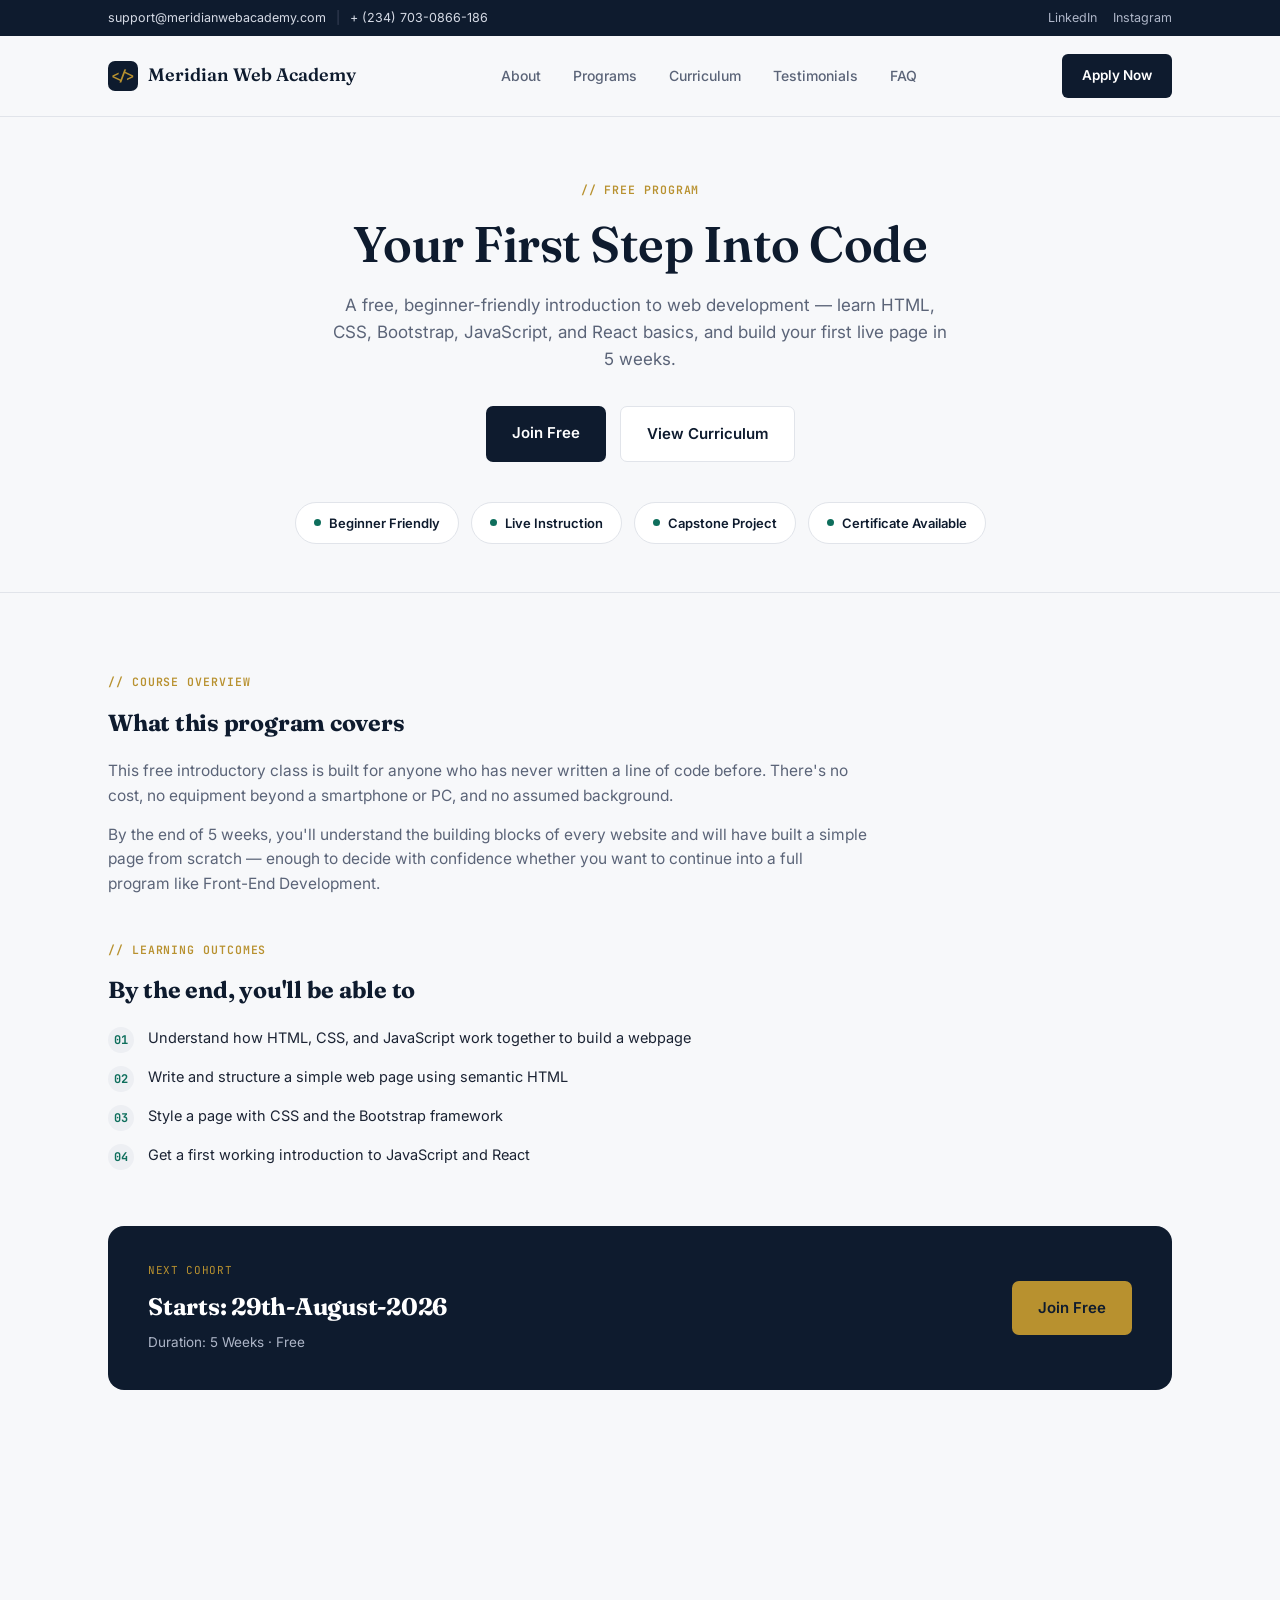
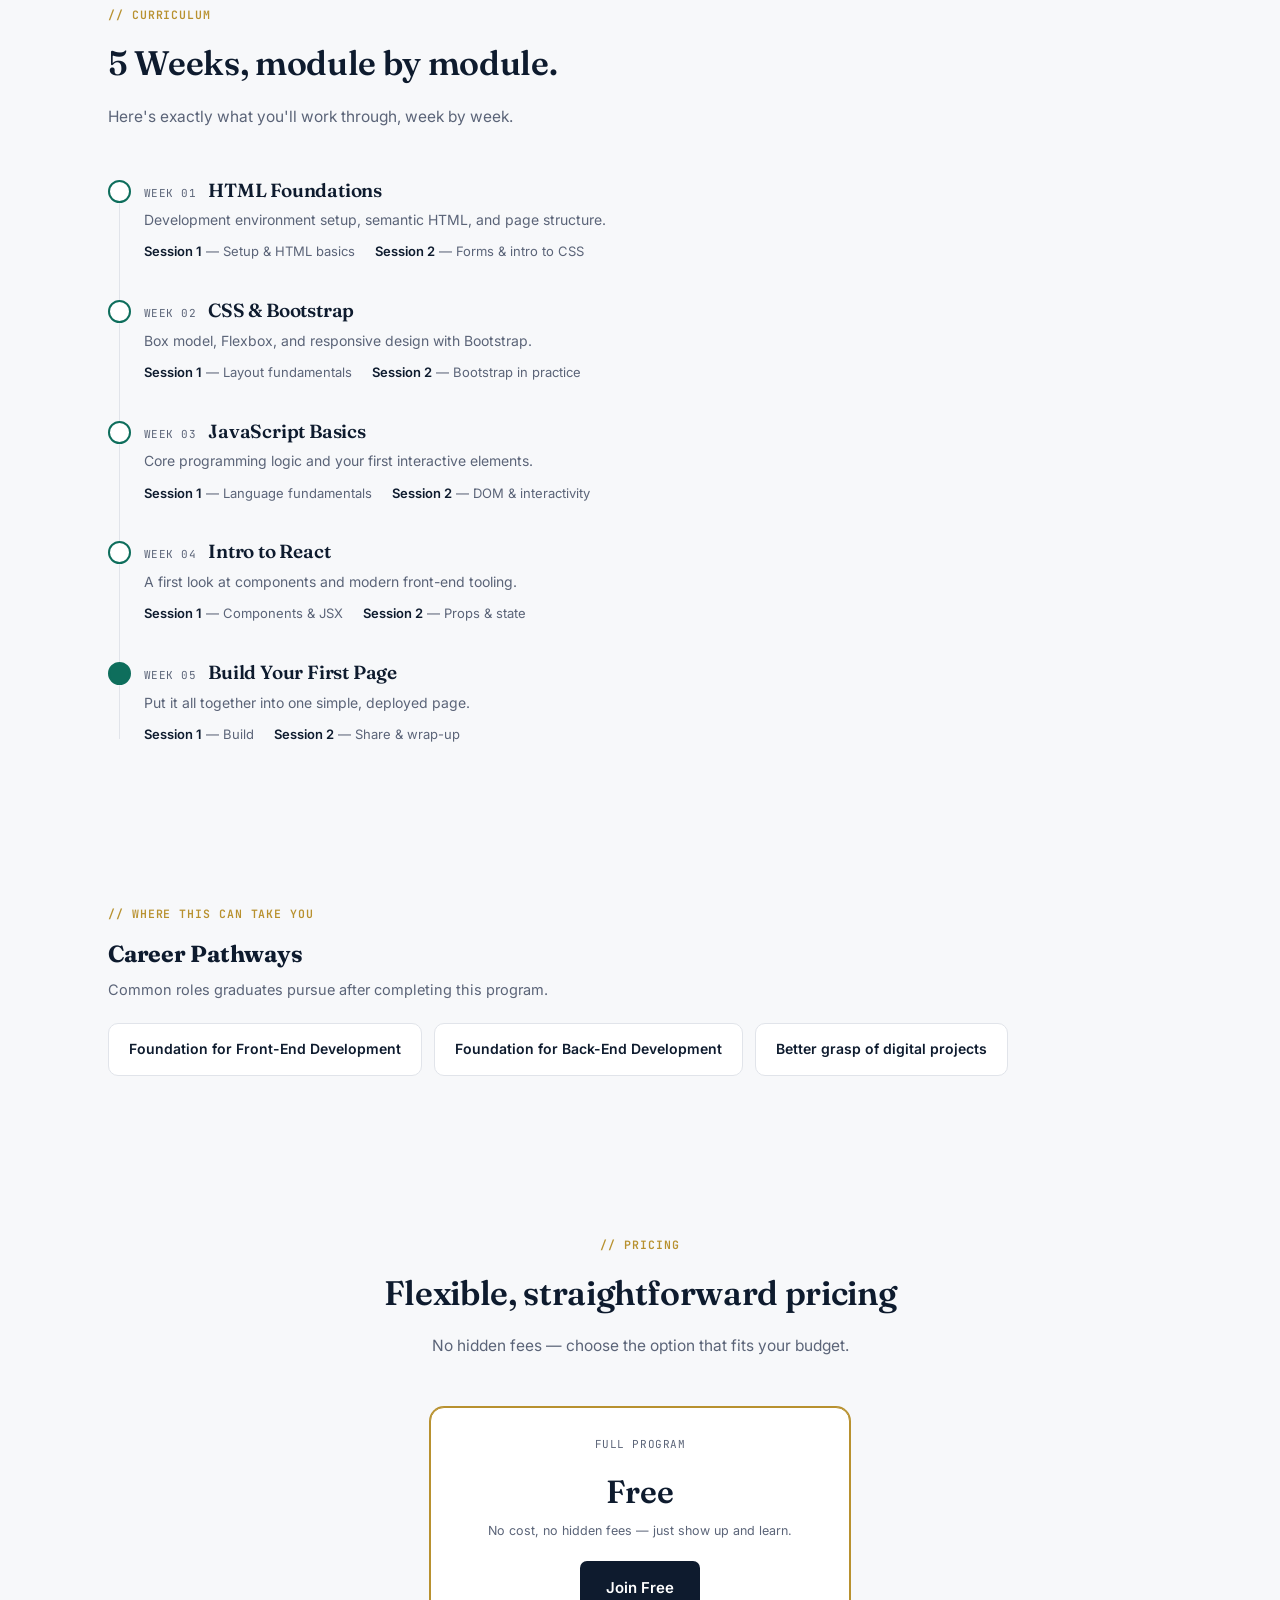
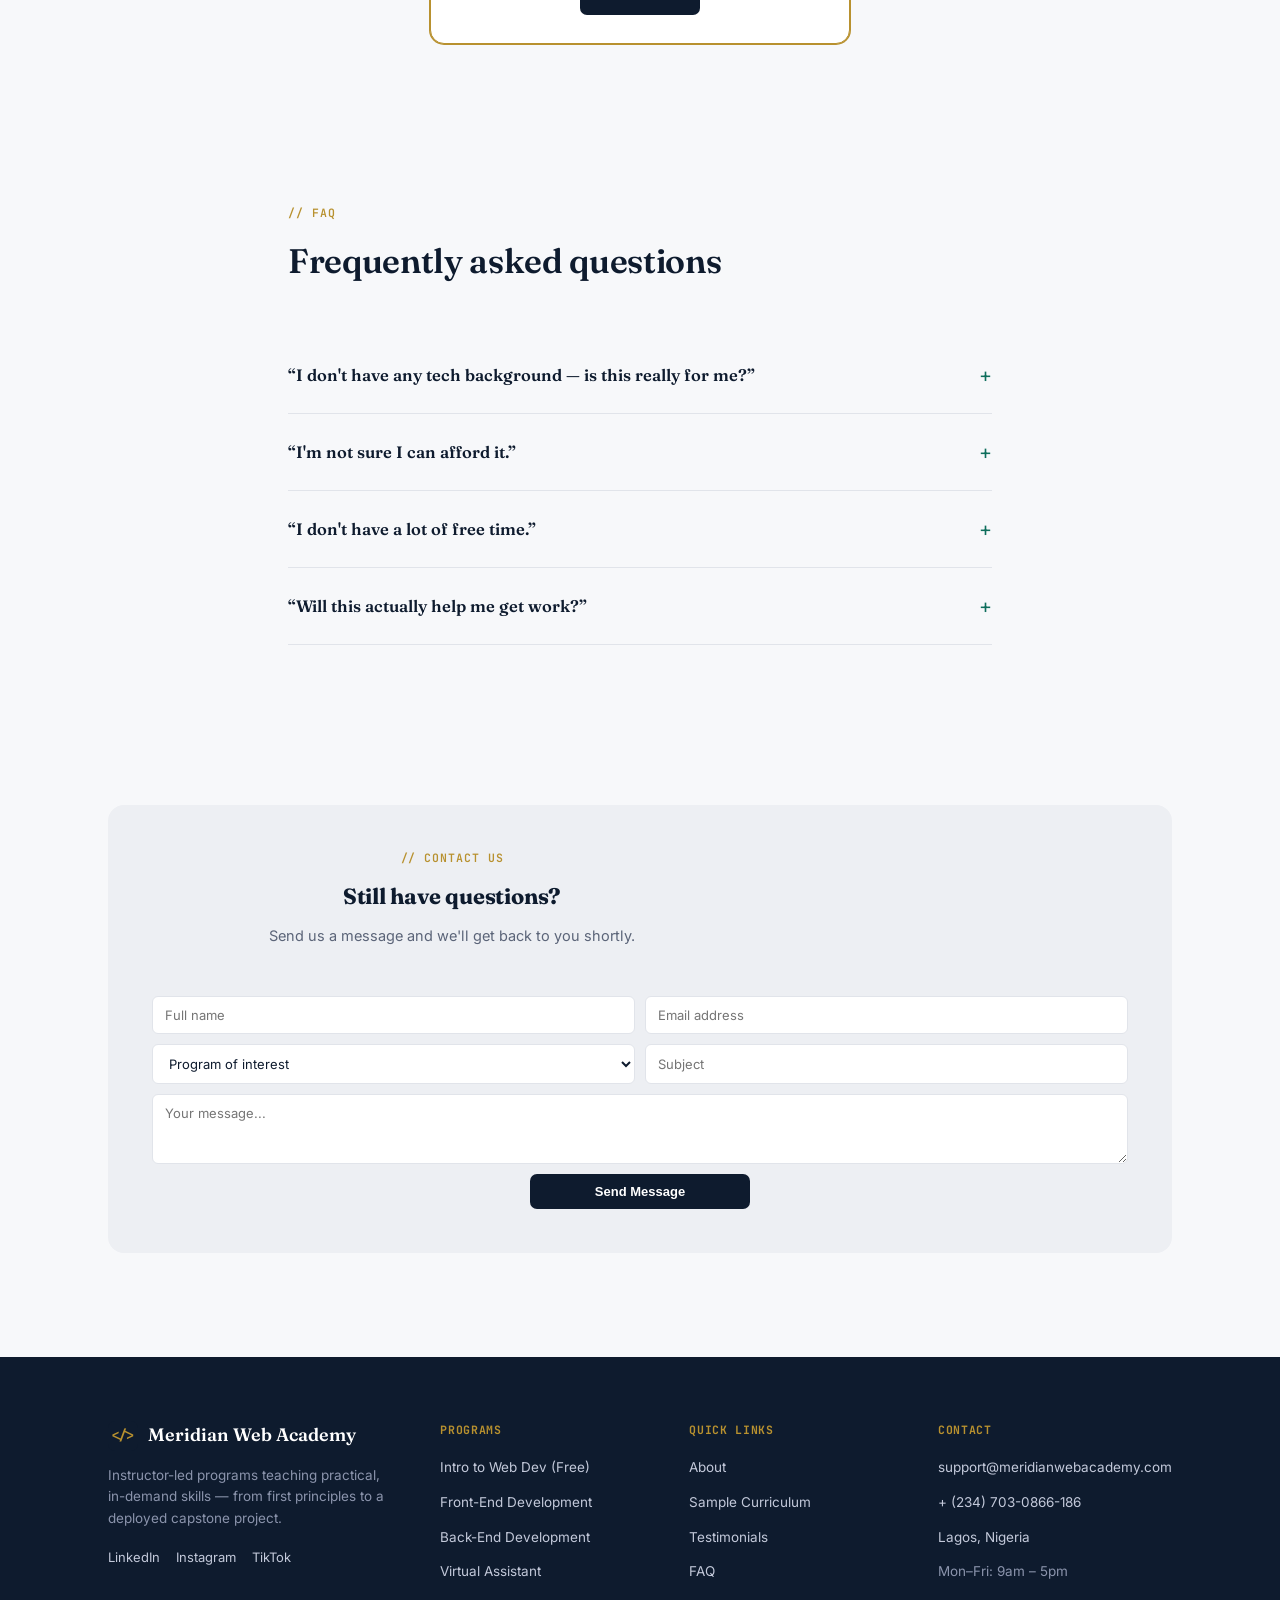
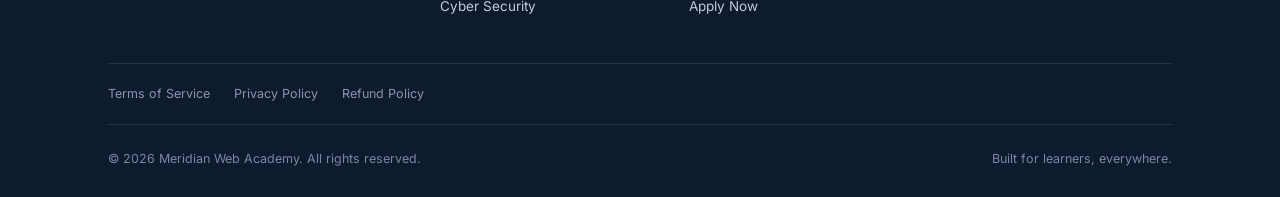
<file: intro-to-web-development.html>
<!DOCTYPE html>
<html lang="en">
<head>
<meta charset="UTF-8">
<title>Intro to Web Development (Free) — Meridian Web Academy</title>
<meta name="viewport" content="width=device-width, initial-scale=1.0">
<link rel="preconnect" href="https://fonts.googleapis.com">
<link rel="preconnect" href="https://fonts.gstatic.com" crossorigin>
<link href="https://fonts.googleapis.com/css2?family=Fraunces:opsz,wght@9..144,500;9..144,600;9..144,700&family=Inter:wght@400;500;600;700&family=JetBrains+Mono:wght@500;600&display=swap" rel="stylesheet">
<link rel="stylesheet" href="css/styles.css">
</head>
<body>

<header>
  <div class="topbar">
    <div class="wrap topbar-inner">
      <div class="topbar-contact">
        <a href="mailto:hello@yourdomain.com">support@meridianwebacademy.com</a>
        <span class="divider">|</span>
        <a href="tel:+10000000000">+ (234) 703-0866-186</a>
      </div>
      <div class="topbar-social">
        <a href="#">LinkedIn</a>
        <a href="#">Instagram</a>
      </div>
    </div>
  </div>
  <nav class="nav wrap">
    <a href="index.html" class="logo"><span class="mark mono">&lt;/&gt;</span>Meridian Web Academy</a>
    <div class="nav-links">
      <a href="index.html#about">About</a>
      <a href="index.html#programs">Programs</a>
      <a href="#curriculum">Curriculum</a>
      <a href="index.html#testimonials">Testimonials</a>
      <a href="index.html#faq">FAQ</a>
    </div>
    <a href="index.html#enroll" class="nav-cta">Apply Now</a>
  </nav>
</header>

<section class="course-hero">
  <div class="wrap course-hero-inner">
    <div class="kicker">// free program</div>
    <h1>Your First Step Into Code</h1>
    <p class="lead">A free, beginner-friendly introduction to web development — learn HTML, CSS, Bootstrap, JavaScript, and React basics, and build your first live page in 5 weeks.</p>
    <div class="course-hero-actions">
      <a href="index.html#enroll" class="btn-primary">Join Free</a>
      <a href="#curriculum" class="btn-ghost">View Curriculum</a>
    </div>
  </div>
  <div class="wrap feature-pills">
    <div class="feature-pill"><span class="dot"></span>Beginner Friendly</div>
    <div class="feature-pill"><span class="dot"></span>Live Instruction</div>
    <div class="feature-pill"><span class="dot"></span>Capstone Project</div>
    <div class="feature-pill"><span class="dot"></span>Certificate Available</div>
  </div>
</section>

<section>
  <div class="wrap">
    <div class="kicker">// course overview</div>
    <h2 style="margin-bottom:18px;">What this program covers</h2>
    <div class="course-overview">
      <p>This free introductory class is built for anyone who has never written a line of code before. There's no cost, no equipment beyond a smartphone or PC, and no assumed background.</p>
      <p>By the end of 5 weeks, you'll understand the building blocks of every website and will have built a simple page from scratch — enough to decide with confidence whether you want to continue into a full program like Front-End Development.</p>
    </div>

    <div class="kicker" style="margin-top:44px;">// learning outcomes</div>
    <h2 style="margin-bottom:6px;">By the end, you'll be able to</h2>
    <ul class="outcomes-list">
      <li><span class="num mono">01</span><span>Understand how HTML, CSS, and JavaScript work together to build a webpage</span></li>
      <li><span class="num mono">02</span><span>Write and structure a simple web page using semantic HTML</span></li>
      <li><span class="num mono">03</span><span>Style a page with CSS and the Bootstrap framework</span></li>
      <li><span class="num mono">04</span><span>Get a first working introduction to JavaScript and React</span></li>
    </ul>

    <div class="cohort-banner">
      <div class="info">
        <div class="label">Next Cohort</div>
        <h3>Starts: 29th-August-2026</h3>
        <div class="meta">Duration: 5 Weeks &middot; Free</div>
      </div>
      <div class="actions">
        <a href="index.html#enroll" class="btn-primary">Join Free</a>
      </div>
    </div>
  </div>
</section>

<section id="curriculum">
  <div class="wrap">
    <div class="section-head">
      <div class="kicker">// curriculum</div>
      <h2>5 Weeks, module by module.</h2>
      <p>Here's exactly what you'll work through, week by week.</p>
    </div>
    <div class="curriculum-timeline">
      <div class="module">
        <div class="module-head"><span class="tag mono">Week 01</span><h3>HTML Foundations</h3></div>
        <p>Development environment setup, semantic HTML, and page structure.</p>
        <div class="sessions"><span><b>Session 1</b> — Setup & HTML basics</span><span><b>Session 2</b> — Forms & intro to CSS</span></div>
      </div>
      <div class="module">
        <div class="module-head"><span class="tag mono">Week 02</span><h3>CSS & Bootstrap</h3></div>
        <p>Box model, Flexbox, and responsive design with Bootstrap.</p>
        <div class="sessions"><span><b>Session 1</b> — Layout fundamentals</span><span><b>Session 2</b> — Bootstrap in practice</span></div>
      </div>
      <div class="module">
        <div class="module-head"><span class="tag mono">Week 03</span><h3>JavaScript Basics</h3></div>
        <p>Core programming logic and your first interactive elements.</p>
        <div class="sessions"><span><b>Session 1</b> — Language fundamentals</span><span><b>Session 2</b> — DOM & interactivity</span></div>
      </div>
      <div class="module">
        <div class="module-head"><span class="tag mono">Week 04</span><h3>Intro to React</h3></div>
        <p>A first look at components and modern front-end tooling.</p>
        <div class="sessions"><span><b>Session 1</b> — Components & JSX</span><span><b>Session 2</b> — Props & state</span></div>
      </div>
      <div class="module capstone">
        <div class="module-head"><span class="tag mono">Week 05</span><h3>Build Your First Page</h3></div>
        <p>Put it all together into one simple, deployed page.</p>
        <div class="sessions"><span><b>Session 1</b> — Build</span><span><b>Session 2</b> — Share & wrap-up</span></div>
      </div>
    </div>
  </div>
</section>

<section>
  <div class="wrap">
    <div class="kicker">// where this can take you</div>
    <h2 style="margin-bottom:6px;">Career Pathways</h2>
    <p style="color:var(--slate);font-size:14.5px;max-width:60ch;">Common roles graduates pursue after completing this program.</p>
    <div class="career-pills">
      <div class="career-pill">Foundation for Front-End Development</div>
      <div class="career-pill">Foundation for Back-End Development</div>
      <div class="career-pill">Better grasp of digital projects</div>
    </div>
  </div>
</section>

<section>
  <div class="wrap">
    <div class="section-head center">
      <div class="kicker">// pricing</div>
      <h2>Flexible, straightforward pricing</h2>
      <p>No hidden fees — choose the option that fits your budget.</p>
    </div>
    <div class="tier-card featured" style="max-width:420px;margin:44px auto 0;">
      <div class="tier-label">Full Program</div>
      <div class="tier-price">Free</div>
      <div class="tier-note">No cost, no hidden fees — just show up and learn.</div>
      <a href="index.html#enroll" class="btn-primary full">Join Free</a>
    </div>
  </div>
</section>

<section id="faq">
  <div class="wrap" style="max-width:760px;">
    <div class="section-head">
      <div class="kicker">// faq</div>
      <h2>Frequently asked questions</h2>
    </div>
    <details class="faq-item">
      <summary>“I don't have any tech background — is this really for me?”</summary>
      <p>Yes. Most students who join have zero prior experience. This program is built to start from first principles, so no background is assumed going in.</p>
    </details>
    <details class="faq-item">
      <summary>“I'm not sure I can afford it.”</summary>
      <p>Payment plans are available so you're not paying the full amount upfront — see the pricing options below, or start with the free Intro to Web Development class first.</p>
    </details>
    <details class="faq-item">
      <summary>“I don't have a lot of free time.”</summary>
      <p>Sessions are scheduled to fit around a job, school, or other commitments rather than replace your schedule entirely.</p>
    </details>
    <details class="faq-item">
      <summary>“Will this actually help me get work?”</summary>
      <p>You'll finish with a real capstone project you build yourself — something you can show in a portfolio, job application, or client pitch. We don't guarantee job placement, but we do guarantee tangible proof of what you can do.</p>
    </details>
  </div>
</section>

<section>
  <div class="wrap">
    <div class="help-banner">
      <div class="section-head">
        <div class="kicker">// contact us</div>
        <h3>Still have questions?</h3>
        <p>Send us a message and we'll get back to you shortly.</p>
      </div>

      <form class="contact-form" action="#" method="POST">

        <div class="form-row">
          <input
            type="text"
            name="name"
            placeholder="Full name"
            required
          >

          <input
            type="email"
            name="email"
            placeholder="Email address"
            required
          >
        </div>

        <div class="form-row">
          <select name="program" required>
            <option value="" disabled selected>Program of interest</option>
            <option value="frontend">Frontend Development</option>
            <option value="backend">Backend Development</option>
            <option value="devops">DevOps</option>
            <option value="data-science">Data Science</option>
            <option value="cyber-security">Cyber Security</option>
            <option value="virtual-assistance">Virtual Assistance</option>
          </select>

          <input
            type="text"
            name="subject"
            placeholder="Subject"
            required
          >
        </div>

        <textarea
          name="message"
          rows="4"
          placeholder="Your message..."
          required
        ></textarea>

        <button type="submit" class="btn-primary">
          Send Message
        </button>

      </form>
    </div>
  </div>
</section>


<footer>
  <div class="wrap">
    <div class="footer-grid">
      <div class="footer-brand">
        <div class="logo"><span class="mark mono">&lt;/&gt;</span>Meridian Web Academy</div>
        <p>Instructor-led programs teaching practical, in-demand skills — from first principles to a deployed capstone project.</p>
        <div class="footer-social">
          <a href="#">LinkedIn</a>
          <a href="#">Instagram</a>
          <a href="#">TikTok</a>
        </div>
      </div>
      <div class="footer-col">
        <h4>Programs</h4>
        <ul>
          <li><a href="intro-to-web-development.html">Intro to Web Dev (Free)</a></li>
          <li><a href="frontend-development.html">Front-End Development</a></li>
          <li><a href="backend-development.html">Back-End Development</a></li>
          <li><a href="virtual-assistant.html">Virtual Assistant</a></li>
          <li><a href="cyber-security.html">Cyber Security</a></li>
        </ul>
      </div>
      <div class="footer-col">
        <h4>Quick Links</h4>
        <ul>
          <li><a href="index.html#about">About</a></li>
          <li><a href="index.html#curriculum">Sample Curriculum</a></li>
          <li><a href="index.html#testimonials">Testimonials</a></li>
          <li><a href="index.html#faq">FAQ</a></li>
          <li><a href="index.html#enroll">Apply Now</a></li>
        </ul>
      </div>
      <div class="footer-col">
        <h4>Contact</h4>
        <ul>
          <li><a href="mailto:hello@yourdomain.com">support@meridianwebacademy.com</a></li>
          <li><a href="tel:+10000000000">+ (234) 703-0866-186</a></li>
          <li><a href="#">Lagos, Nigeria</a></li>
          <li><span class="footer-hours">Mon–Fri: 9am – 5pm</span></li>
        </ul>
      </div>
    </div>
    <div class="footer-legal-row">
      <div class="footer-col legal">
        <a href="#">Terms of Service</a>
        <a href="#">Privacy Policy</a>
        <a href="#">Refund Policy</a>
      </div>
    </div>
    <div class="footer-bottom">
      <span>© 2026 Meridian Web Academy. All rights reserved.</span>
      <span>Built for learners, everywhere.</span>
    </div>
  </div>
</footer>

<script src="js/main.js"></script>
</body>
</html>
</file>
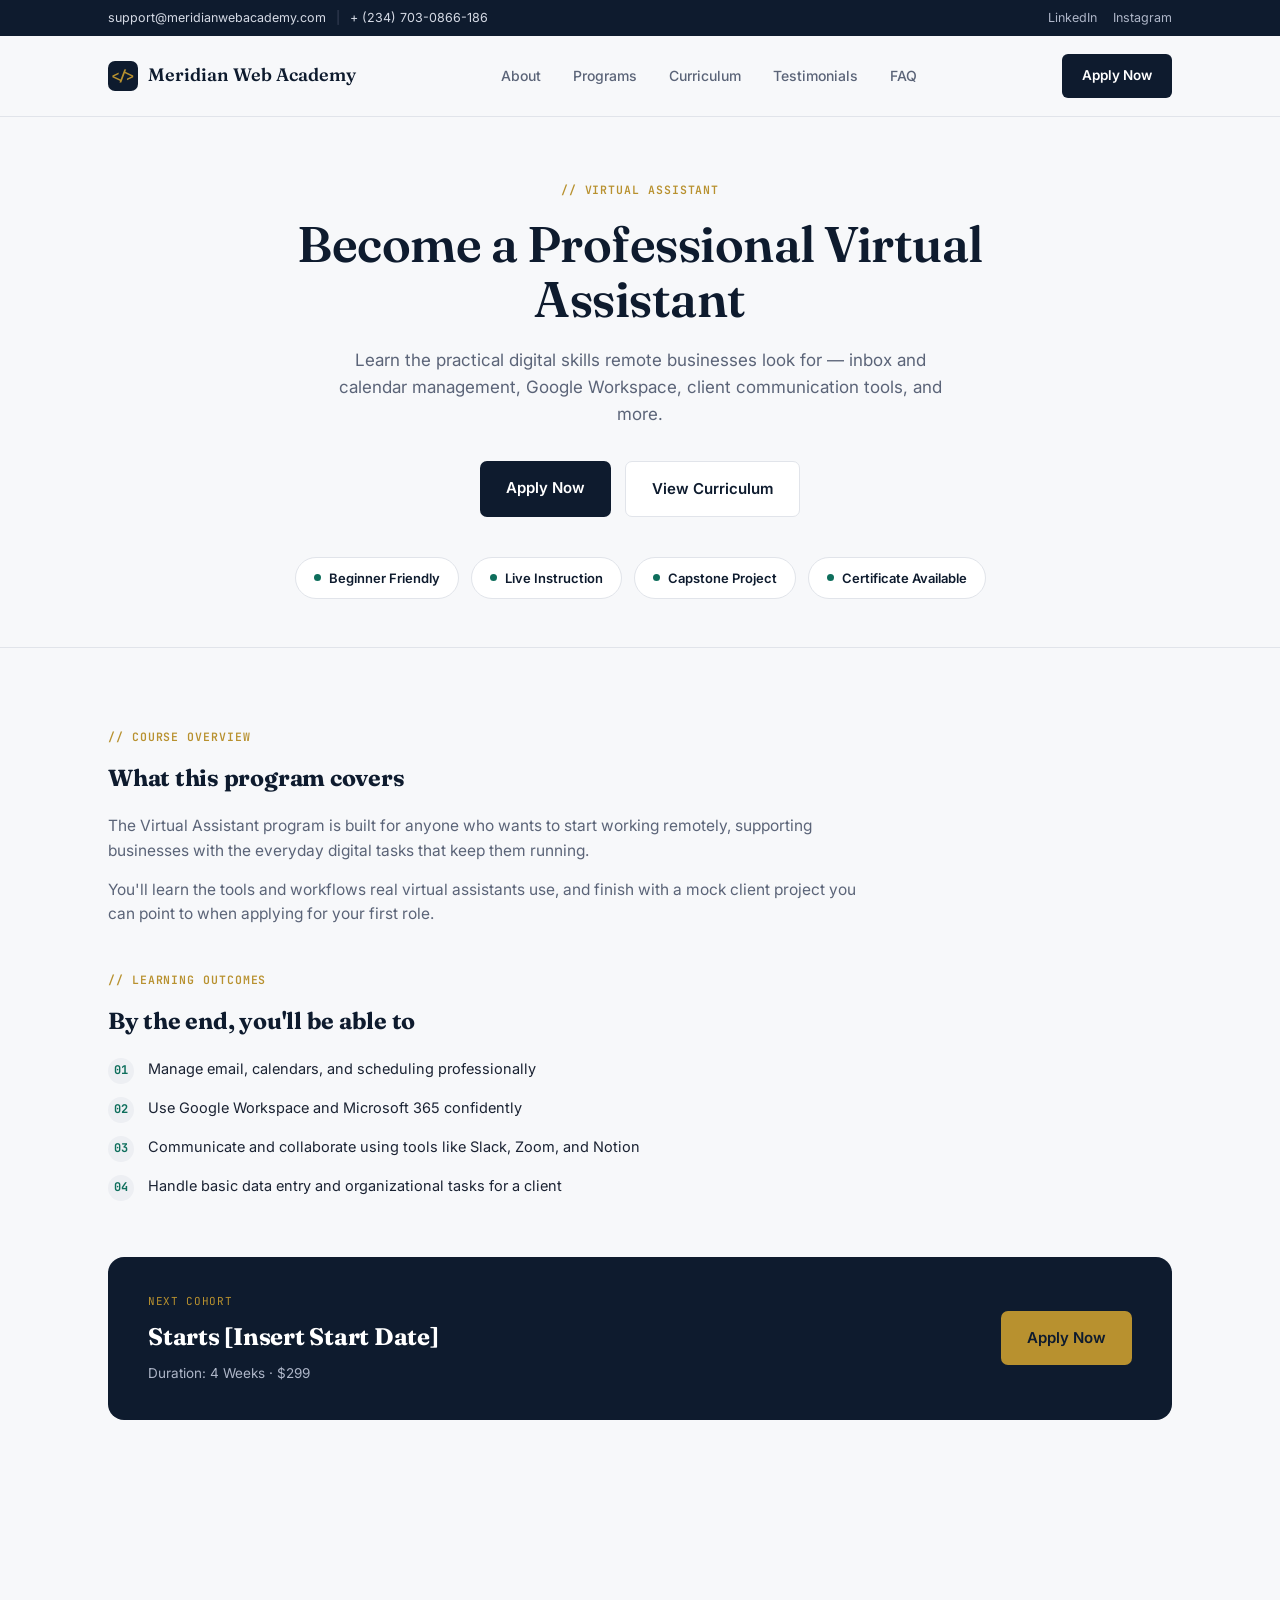
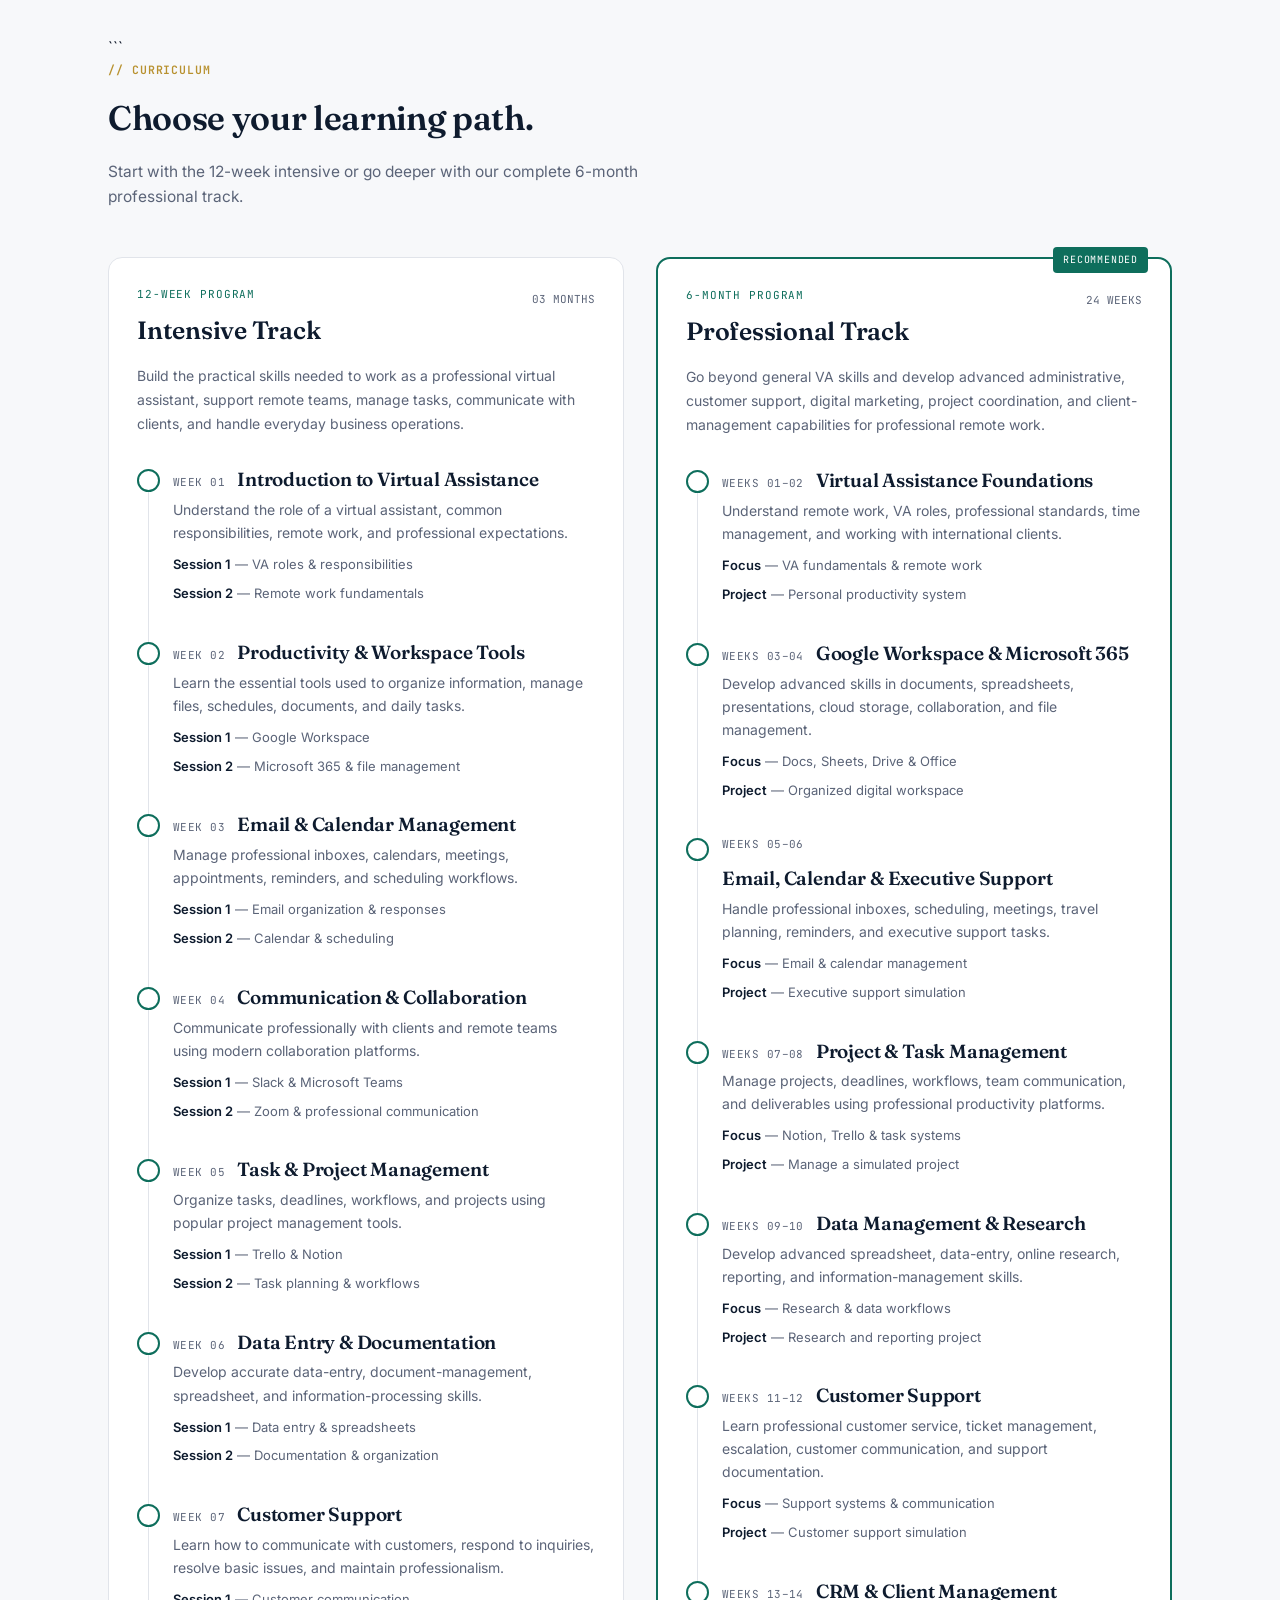
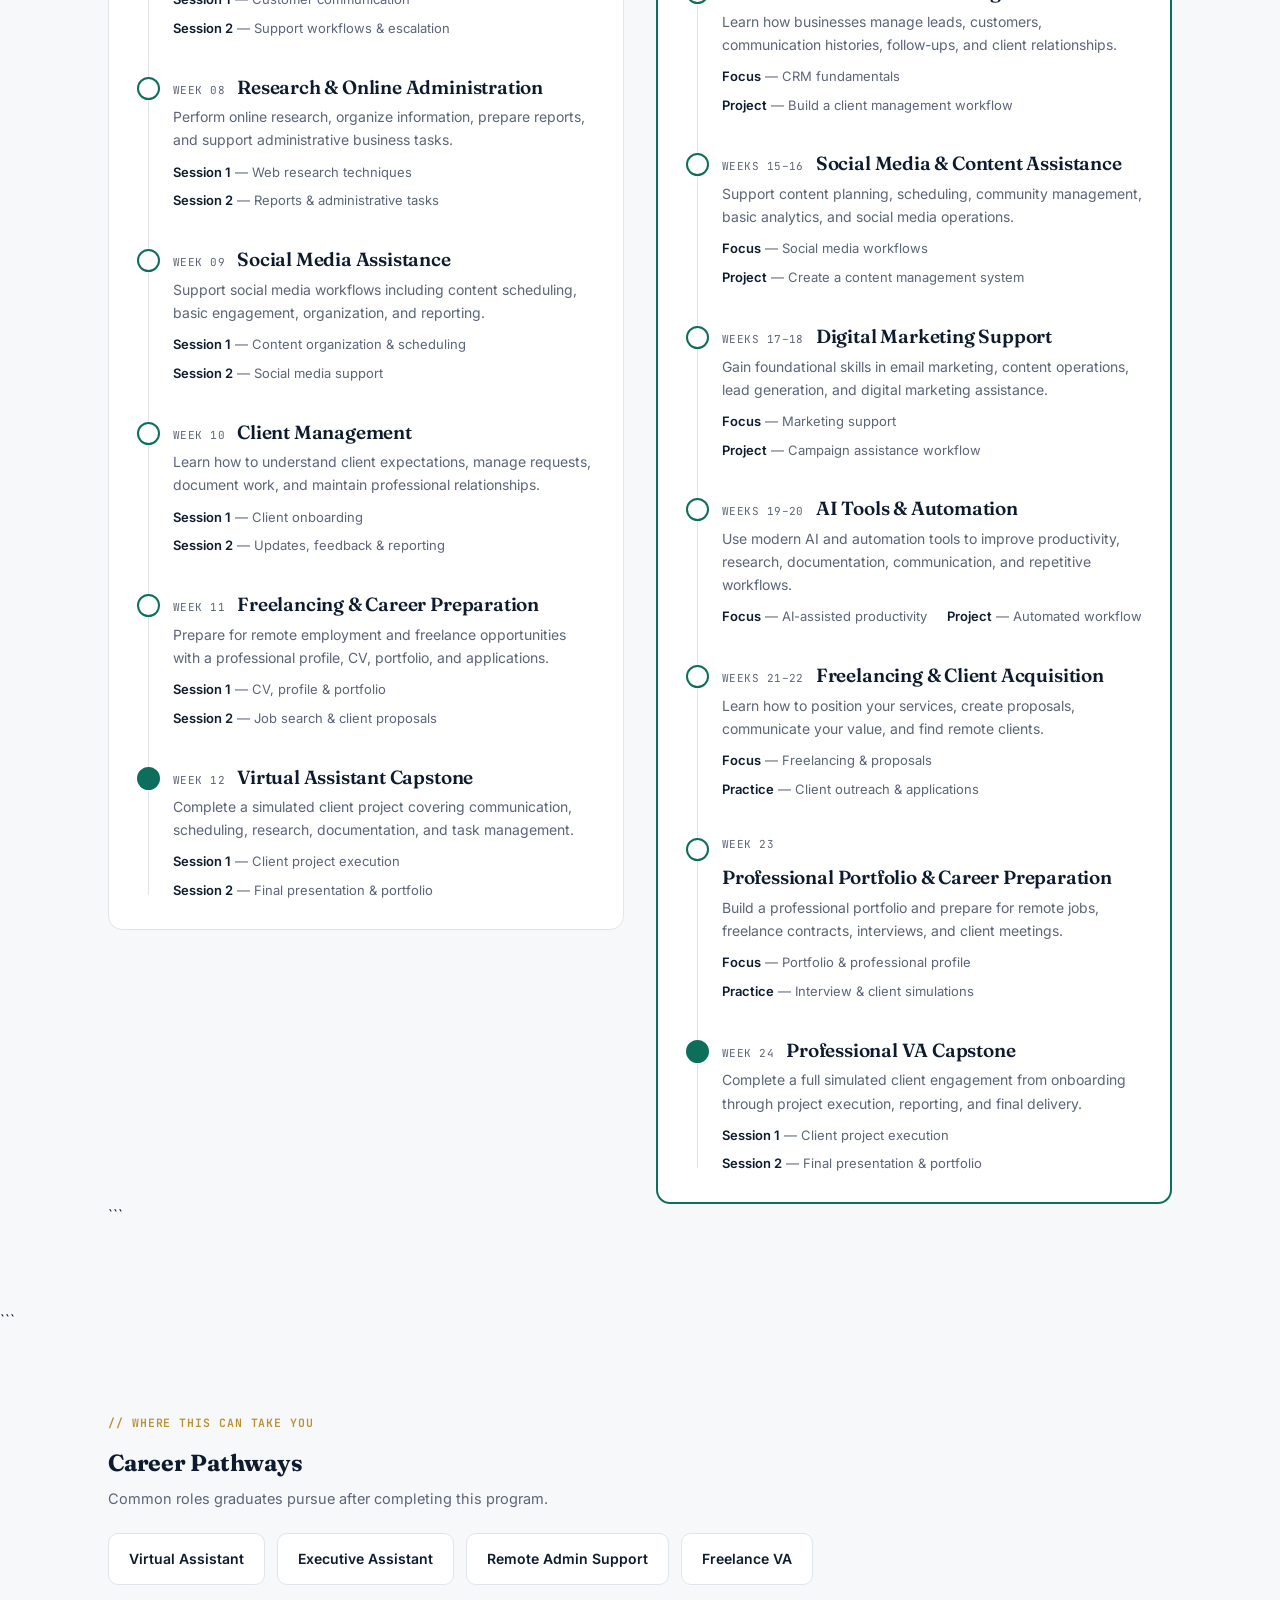
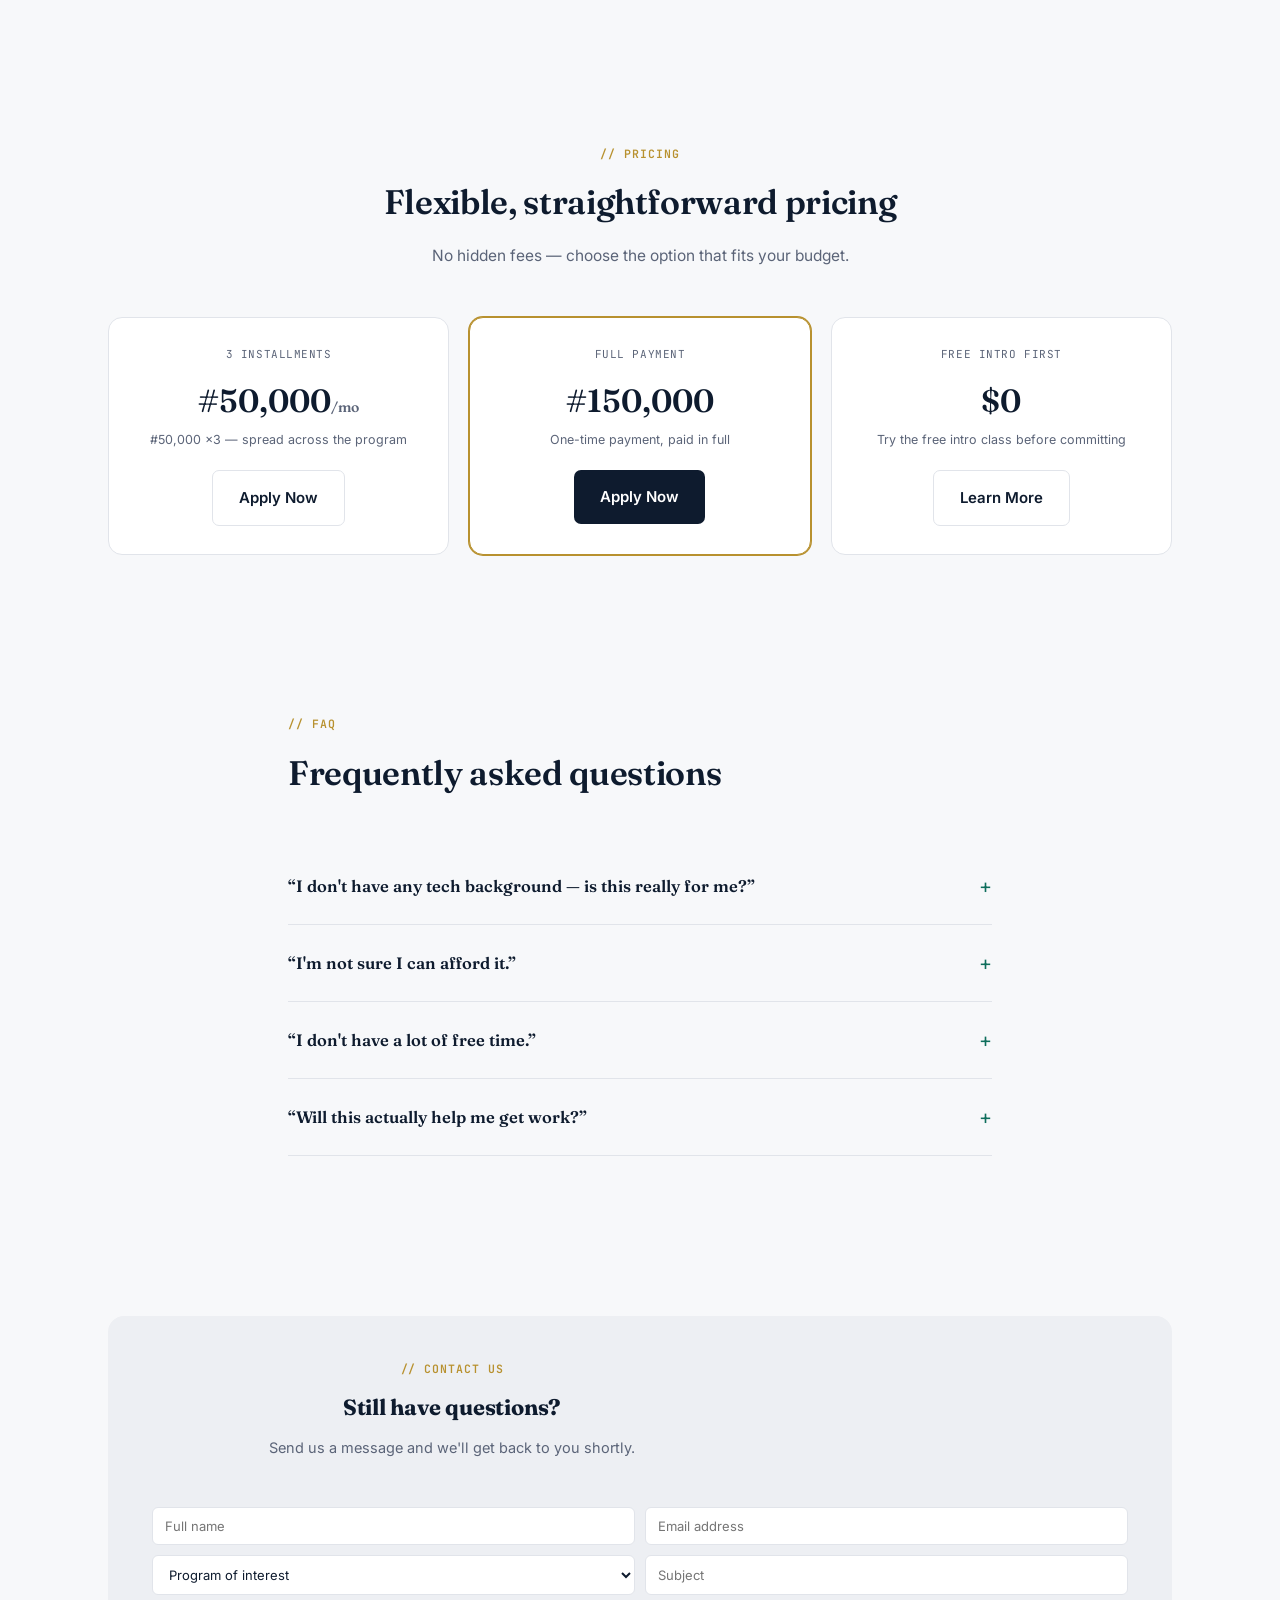
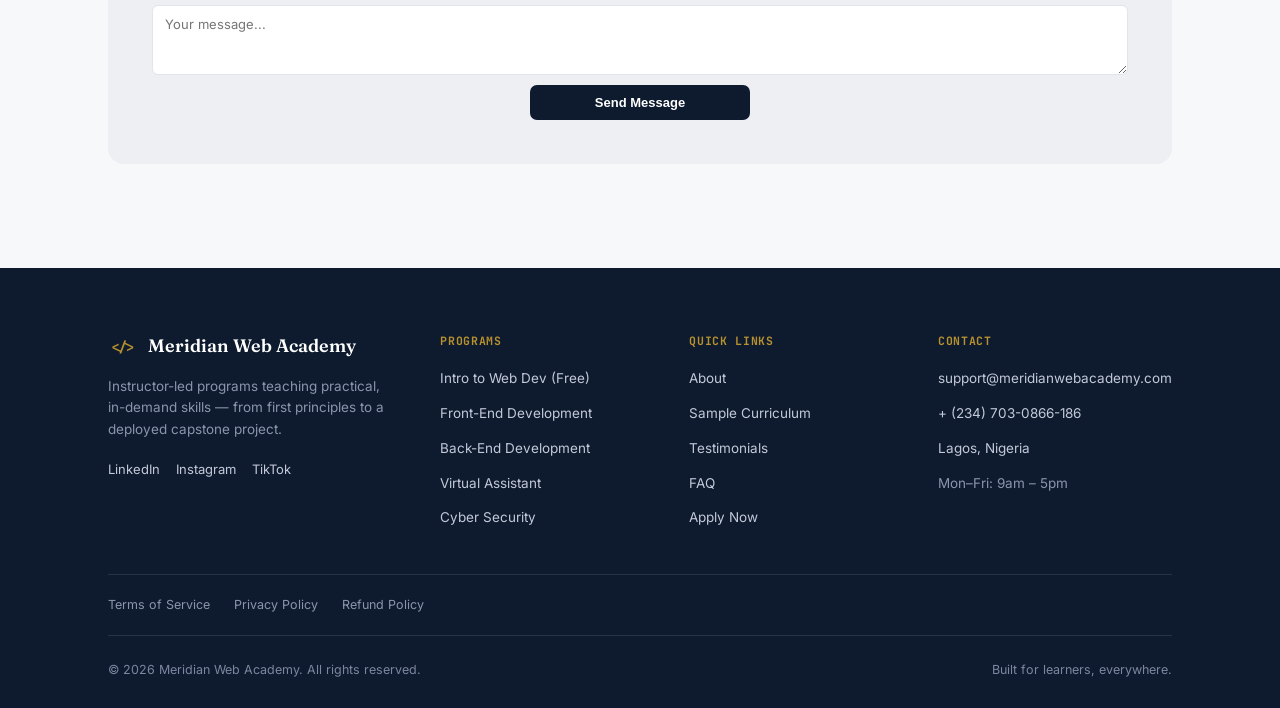
<file: virtual-assistant.html>
<!DOCTYPE html>
<html lang="en">
<head>
<meta charset="UTF-8">
<title>Virtual Assistant — Meridian Web Academy</title>
<meta name="viewport" content="width=device-width, initial-scale=1.0">
<link rel="preconnect" href="https://fonts.googleapis.com">
<link rel="preconnect" href="https://fonts.gstatic.com" crossorigin>
<link href="https://fonts.googleapis.com/css2?family=Fraunces:opsz,wght@9..144,500;9..144,600;9..144,700&family=Inter:wght@400;500;600;700&family=JetBrains+Mono:wght@500;600&display=swap" rel="stylesheet">
<link rel="stylesheet" href="css/styles.css">
</head>
<body>

<header>
  <div class="topbar">
    <div class="wrap topbar-inner">
      <div class="topbar-contact">
        <a href="mailto:hello@yourdomain.com">support@meridianwebacademy.com</a>
        <span class="divider">|</span>
        <a href="tel:+10000000000">+ (234) 703-0866-186</a>
      </div>
      <div class="topbar-social">
        <a href="#">LinkedIn</a>
        <a href="#">Instagram</a>
      </div>
    </div>
  </div>
  <nav class="nav wrap">
    <a href="index.html" class="logo"><span class="mark mono">&lt;/&gt;</span>Meridian Web Academy</a>
    <div class="nav-links">
      <a href="index.html#about">About</a>
      <a href="index.html#programs">Programs</a>
      <a href="#curriculum">Curriculum</a>
      <a href="index.html#testimonials">Testimonials</a>
      <a href="index.html#faq">FAQ</a>
    </div>
    <a href="index.html#enroll" class="nav-cta">Apply Now</a>
  </nav>
</header>

<section class="course-hero">
  <div class="wrap course-hero-inner">
    <div class="kicker">// virtual assistant</div>
    <h1>Become a Professional Virtual Assistant</h1>
    <p class="lead">Learn the practical digital skills remote businesses look for — inbox and calendar management, Google Workspace, client communication tools, and more.</p>
    <div class="course-hero-actions">
      <a href="index.html#enroll" class="btn-primary">Apply Now</a>
      <a href="#curriculum" class="btn-ghost">View Curriculum</a>
    </div>
  </div>
  <div class="wrap feature-pills">
    <div class="feature-pill"><span class="dot"></span>Beginner Friendly</div>
    <div class="feature-pill"><span class="dot"></span>Live Instruction</div>
    <div class="feature-pill"><span class="dot"></span>Capstone Project</div>
    <div class="feature-pill"><span class="dot"></span>Certificate Available</div>
  </div>
</section>

<section>
  <div class="wrap">
    <div class="kicker">// course overview</div>
    <h2 style="margin-bottom:18px;">What this program covers</h2>
    <div class="course-overview">
      <p>The Virtual Assistant program is built for anyone who wants to start working remotely, supporting businesses with the everyday digital tasks that keep them running.</p>
      <p>You'll learn the tools and workflows real virtual assistants use, and finish with a mock client project you can point to when applying for your first role.</p>
    </div>

    <div class="kicker" style="margin-top:44px;">// learning outcomes</div>
    <h2 style="margin-bottom:6px;">By the end, you'll be able to</h2>
    <ul class="outcomes-list">
      <li><span class="num mono">01</span><span>Manage email, calendars, and scheduling professionally</span></li>
      <li><span class="num mono">02</span><span>Use Google Workspace and Microsoft 365 confidently</span></li>
      <li><span class="num mono">03</span><span>Communicate and collaborate using tools like Slack, Zoom, and Notion</span></li>
      <li><span class="num mono">04</span><span>Handle basic data entry and organizational tasks for a client</span></li>
    </ul>

    <div class="cohort-banner">
      <div class="info">
        <div class="label">Next Cohort</div>
        <h3>Starts [Insert Start Date]</h3>
        <div class="meta">Duration: 4 Weeks &middot; $299</div>
      </div>
      <div class="actions">
        <a href="index.html#enroll" class="btn-primary">Apply Now</a>
      </div>
    </div>
  </div>
</section>

<section id="curriculum">
  <div class="wrap">

```
<div class="section-head">
  <div class="kicker">// curriculum</div>
  <h2>Choose your learning path.</h2>
  <p>Start with the 12-week intensive or go deeper with our complete 6-month professional track.</p>
</div>

<div class="curriculum-grid">

  <!-- ==================== 12-WEEK PROGRAM ==================== -->
  <div class="curriculum-track">

    <div class="track-header">
      <div>
        <span class="track-label mono">12-WEEK PROGRAM</span>
        <h3>Intensive Track</h3>
      </div>
      <span class="track-duration mono">03 MONTHS</span>
    </div>

    <p class="track-description">
      Build the practical skills needed to work as a professional virtual
      assistant, support remote teams, manage tasks, communicate with
      clients, and handle everyday business operations.
    </p>

    <div class="curriculum-timeline">

      <div class="module">
        <div class="module-head">
          <span class="tag mono">Week 01</span>
          <h3>Introduction to Virtual Assistance</h3>
        </div>
        <p>Understand the role of a virtual assistant, common responsibilities, remote work, and professional expectations.</p>
        <div class="sessions">
          <span><b>Session 1</b> — VA roles & responsibilities</span>
          <span><b>Session 2</b> — Remote work fundamentals</span>
        </div>
      </div>

      <div class="module">
        <div class="module-head">
          <span class="tag mono">Week 02</span>
          <h3>Productivity & Workspace Tools</h3>
        </div>
        <p>Learn the essential tools used to organize information, manage files, schedules, documents, and daily tasks.</p>
        <div class="sessions">
          <span><b>Session 1</b> — Google Workspace</span>
          <span><b>Session 2</b> — Microsoft 365 & file management</span>
        </div>
      </div>

      <div class="module">
        <div class="module-head">
          <span class="tag mono">Week 03</span>
          <h3>Email & Calendar Management</h3>
        </div>
        <p>Manage professional inboxes, calendars, meetings, appointments, reminders, and scheduling workflows.</p>
        <div class="sessions">
          <span><b>Session 1</b> — Email organization & responses</span>
          <span><b>Session 2</b> — Calendar & scheduling</span>
        </div>
      </div>

      <div class="module">
        <div class="module-head">
          <span class="tag mono">Week 04</span>
          <h3>Communication & Collaboration</h3>
        </div>
        <p>Communicate professionally with clients and remote teams using modern collaboration platforms.</p>
        <div class="sessions">
          <span><b>Session 1</b> — Slack & Microsoft Teams</span>
          <span><b>Session 2</b> — Zoom & professional communication</span>
        </div>
      </div>

      <div class="module">
        <div class="module-head">
          <span class="tag mono">Week 05</span>
          <h3>Task & Project Management</h3>
        </div>
        <p>Organize tasks, deadlines, workflows, and projects using popular project management tools.</p>
        <div class="sessions">
          <span><b>Session 1</b> — Trello & Notion</span>
          <span><b>Session 2</b> — Task planning & workflows</span>
        </div>
      </div>

      <div class="module">
        <div class="module-head">
          <span class="tag mono">Week 06</span>
          <h3>Data Entry & Documentation</h3>
        </div>
        <p>Develop accurate data-entry, document-management, spreadsheet, and information-processing skills.</p>
        <div class="sessions">
          <span><b>Session 1</b> — Data entry & spreadsheets</span>
          <span><b>Session 2</b> — Documentation & organization</span>
        </div>
      </div>

      <div class="module">
        <div class="module-head">
          <span class="tag mono">Week 07</span>
          <h3>Customer Support</h3>
        </div>
        <p>Learn how to communicate with customers, respond to inquiries, resolve basic issues, and maintain professionalism.</p>
        <div class="sessions">
          <span><b>Session 1</b> — Customer communication</span>
          <span><b>Session 2</b> — Support workflows & escalation</span>
        </div>
      </div>

      <div class="module">
        <div class="module-head">
          <span class="tag mono">Week 08</span>
          <h3>Research & Online Administration</h3>
        </div>
        <p>Perform online research, organize information, prepare reports, and support administrative business tasks.</p>
        <div class="sessions">
          <span><b>Session 1</b> — Web research techniques</span>
          <span><b>Session 2</b> — Reports & administrative tasks</span>
        </div>
      </div>

      <div class="module">
        <div class="module-head">
          <span class="tag mono">Week 09</span>
          <h3>Social Media Assistance</h3>
        </div>
        <p>Support social media workflows including content scheduling, basic engagement, organization, and reporting.</p>
        <div class="sessions">
          <span><b>Session 1</b> — Content organization & scheduling</span>
          <span><b>Session 2</b> — Social media support</span>
        </div>
      </div>

      <div class="module">
        <div class="module-head">
          <span class="tag mono">Week 10</span>
          <h3>Client Management</h3>
        </div>
        <p>Learn how to understand client expectations, manage requests, document work, and maintain professional relationships.</p>
        <div class="sessions">
          <span><b>Session 1</b> — Client onboarding</span>
          <span><b>Session 2</b> — Updates, feedback & reporting</span>
        </div>
      </div>

      <div class="module">
        <div class="module-head">
          <span class="tag mono">Week 11</span>
          <h3>Freelancing & Career Preparation</h3>
        </div>
        <p>Prepare for remote employment and freelance opportunities with a professional profile, CV, portfolio, and applications.</p>
        <div class="sessions">
          <span><b>Session 1</b> — CV, profile & portfolio</span>
          <span><b>Session 2</b> — Job search & client proposals</span>
        </div>
      </div>

      <div class="module capstone">
        <div class="module-head">
          <span class="tag mono">Week 12</span>
          <h3>Virtual Assistant Capstone</h3>
        </div>
        <p>Complete a simulated client project covering communication, scheduling, research, documentation, and task management.</p>
        <div class="sessions">
          <span><b>Session 1</b> — Client project execution</span>
          <span><b>Session 2</b> — Final presentation & portfolio</span>
        </div>
      </div>

    </div>
  </div>


  <!-- ==================== 6-MONTH PROGRAM ==================== -->
  <div class="curriculum-track featured">

    <div class="track-header">
      <div>
        <span class="track-label mono">6-MONTH PROGRAM</span>
        <h3>Professional Track</h3>
      </div>
      <span class="track-duration mono">24 WEEKS</span>
    </div>

    <p class="track-description">
      Go beyond general VA skills and develop advanced administrative,
      customer support, digital marketing, project coordination, and
      client-management capabilities for professional remote work.
    </p>

    <div class="curriculum-timeline">

      <div class="module">
        <div class="module-head">
          <span class="tag mono">Weeks 01–02</span>
          <h3>Virtual Assistance Foundations</h3>
        </div>
        <p>Understand remote work, VA roles, professional standards, time management, and working with international clients.</p>
        <div class="sessions">
          <span><b>Focus</b> — VA fundamentals & remote work</span>
          <span><b>Project</b> — Personal productivity system</span>
        </div>
      </div>

      <div class="module">
        <div class="module-head">
          <span class="tag mono">Weeks 03–04</span>
          <h3>Google Workspace & Microsoft 365</h3>
        </div>
        <p>Develop advanced skills in documents, spreadsheets, presentations, cloud storage, collaboration, and file management.</p>
        <div class="sessions">
          <span><b>Focus</b> — Docs, Sheets, Drive & Office</span>
          <span><b>Project</b> — Organized digital workspace</span>
        </div>
      </div>

      <div class="module">
        <div class="module-head">
          <span class="tag mono">Weeks 05–06</span>
          <h3>Email, Calendar & Executive Support</h3>
        </div>
        <p>Handle professional inboxes, scheduling, meetings, travel planning, reminders, and executive support tasks.</p>
        <div class="sessions">
          <span><b>Focus</b> — Email & calendar management</span>
          <span><b>Project</b> — Executive support simulation</span>
        </div>
      </div>

      <div class="module">
        <div class="module-head">
          <span class="tag mono">Weeks 07–08</span>
          <h3>Project & Task Management</h3>
        </div>
        <p>Manage projects, deadlines, workflows, team communication, and deliverables using professional productivity platforms.</p>
        <div class="sessions">
          <span><b>Focus</b> — Notion, Trello & task systems</span>
          <span><b>Project</b> — Manage a simulated project</span>
        </div>
      </div>

      <div class="module">
        <div class="module-head">
          <span class="tag mono">Weeks 09–10</span>
          <h3>Data Management & Research</h3>
        </div>
        <p>Develop advanced spreadsheet, data-entry, online research, reporting, and information-management skills.</p>
        <div class="sessions">
          <span><b>Focus</b> — Research & data workflows</span>
          <span><b>Project</b> — Research and reporting project</span>
        </div>
      </div>

      <div class="module">
        <div class="module-head">
          <span class="tag mono">Weeks 11–12</span>
          <h3>Customer Support</h3>
        </div>
        <p>Learn professional customer service, ticket management, escalation, customer communication, and support documentation.</p>
        <div class="sessions">
          <span><b>Focus</b> — Support systems & communication</span>
          <span><b>Project</b> — Customer support simulation</span>
        </div>
      </div>

      <div class="module">
        <div class="module-head">
          <span class="tag mono">Weeks 13–14</span>
          <h3>CRM & Client Management</h3>
        </div>
        <p>Learn how businesses manage leads, customers, communication histories, follow-ups, and client relationships.</p>
        <div class="sessions">
          <span><b>Focus</b> — CRM fundamentals</span>
          <span><b>Project</b> — Build a client management workflow</span>
        </div>
      </div>

      <div class="module">
        <div class="module-head">
          <span class="tag mono">Weeks 15–16</span>
          <h3>Social Media & Content Assistance</h3>
        </div>
        <p>Support content planning, scheduling, community management, basic analytics, and social media operations.</p>
        <div class="sessions">
          <span><b>Focus</b> — Social media workflows</span>
          <span><b>Project</b> — Create a content management system</span>
        </div>
      </div>

      <div class="module">
        <div class="module-head">
          <span class="tag mono">Weeks 17–18</span>
          <h3>Digital Marketing Support</h3>
        </div>
        <p>Gain foundational skills in email marketing, content operations, lead generation, and digital marketing assistance.</p>
        <div class="sessions">
          <span><b>Focus</b> — Marketing support</span>
          <span><b>Project</b> — Campaign assistance workflow</span>
        </div>
      </div>

      <div class="module">
        <div class="module-head">
          <span class="tag mono">Weeks 19–20</span>
          <h3>AI Tools & Automation</h3>
        </div>
        <p>Use modern AI and automation tools to improve productivity, research, documentation, communication, and repetitive workflows.</p>
        <div class="sessions">
          <span><b>Focus</b> — AI-assisted productivity</span>
          <span><b>Project</b> — Automated workflow</span>
        </div>
      </div>

      <div class="module">
        <div class="module-head">
          <span class="tag mono">Weeks 21–22</span>
          <h3>Freelancing & Client Acquisition</h3>
        </div>
        <p>Learn how to position your services, create proposals, communicate your value, and find remote clients.</p>
        <div class="sessions">
          <span><b>Focus</b> — Freelancing & proposals</span>
          <span><b>Practice</b> — Client outreach & applications</span>
        </div>
      </div>

      <div class="module">
        <div class="module-head">
          <span class="tag mono">Week 23</span>
          <h3>Professional Portfolio & Career Preparation</h3>
        </div>
        <p>Build a professional portfolio and prepare for remote jobs, freelance contracts, interviews, and client meetings.</p>
        <div class="sessions">
          <span><b>Focus</b> — Portfolio & professional profile</span>
          <span><b>Practice</b> — Interview & client simulations</span>
        </div>
      </div>

      <div class="module capstone">
        <div class="module-head">
          <span class="tag mono">Week 24</span>
          <h3>Professional VA Capstone</h3>
        </div>
        <p>Complete a full simulated client engagement from onboarding through project execution, reporting, and final delivery.</p>
        <div class="sessions">
          <span><b>Session 1</b> — Client project execution</span>
          <span><b>Session 2</b> — Final presentation & portfolio</span>
        </div>
      </div>

    </div>
  </div>

</div>
```

  </div>
</section>
```

<section>
  <div class="wrap">
    <div class="kicker">// where this can take you</div>
    <h2 style="margin-bottom:6px;">Career Pathways</h2>
    <p style="color:var(--slate);font-size:14.5px;max-width:60ch;">Common roles graduates pursue after completing this program.</p>
    <div class="career-pills">
      <div class="career-pill">Virtual Assistant</div>
      <div class="career-pill">Executive Assistant</div>
      <div class="career-pill">Remote Admin Support</div>
      <div class="career-pill">Freelance VA</div>
    </div>
  </div>
</section>

<section>
  <div class="wrap">
    <div class="section-head center">
      <div class="kicker">// pricing</div>
      <h2>Flexible, straightforward pricing</h2>
      <p>No hidden fees — choose the option that fits your budget.</p>
    </div>
    <div class="pricing-tiers">
      <div class="tier-card">
        <div class="tier-label">3 Installments</div>
        <div class="tier-price">#50,000<span style="font-size:14px;color:var(--slate);">/mo</span></div>
        <div class="tier-note">#50,000 x3 — spread across the program</div>
        <a href="index.html#enroll" class="btn-ghost full">Apply Now</a>
      </div>
      <div class="tier-card featured">
        <div class="tier-label">Full Payment</div>
        <div class="tier-price">#150,000</div>
        <div class="tier-note">One-time payment, paid in full</div>
        <a href="index.html#enroll" class="btn-primary full">Apply Now</a>
      </div>
      <div class="tier-card">
        <div class="tier-label">Free Intro First</div>
        <div class="tier-price">$0</div>
        <div class="tier-note">Try the free intro class before committing</div>
        <a href="intro-to-web-development.html" class="btn-ghost full">Learn More</a>
      </div>
    </div>
  </div>
</section>

<section id="faq">
  <div class="wrap" style="max-width:760px;">
    <div class="section-head">
      <div class="kicker">// faq</div>
      <h2>Frequently asked questions</h2>
    </div>
    <details class="faq-item">
      <summary>“I don't have any tech background — is this really for me?”</summary>
      <p>Yes. Most students who join have zero prior experience. This program is built to start from first principles, so no background is assumed going in.</p>
    </details>
    <details class="faq-item">
      <summary>“I'm not sure I can afford it.”</summary>
      <p>Payment plans are available so you're not paying the full amount upfront — see the pricing options below, or start with the free Intro to Web Development class first.</p>
    </details>
    <details class="faq-item">
      <summary>“I don't have a lot of free time.”</summary>
      <p>Sessions are scheduled to fit around a job, school, or other commitments rather than replace your schedule entirely.</p>
    </details>
    <details class="faq-item">
      <summary>“Will this actually help me get work?”</summary>
      <p>You'll finish with a real capstone project you build yourself — something you can show in a portfolio, job application, or client pitch. We don't guarantee job placement, but we do guarantee tangible proof of what you can do.</p>
    </details>
  </div>
</section>

<section>
  <div class="wrap">
    <div class="help-banner">
      <div class="section-head">
        <div class="kicker">// contact us</div>
        <h3>Still have questions?</h3>
        <p>Send us a message and we'll get back to you shortly.</p>
      </div>

      <form class="contact-form" action="#" method="POST">

        <div class="form-row">
          <input
            type="text"
            name="name"
            placeholder="Full name"
            required
          >

          <input
            type="email"
            name="email"
            placeholder="Email address"
            required
          >
        </div>

        <div class="form-row">
          <select name="program" required>
            <option value="" disabled selected>Program of interest</option>
            <option value="frontend">Frontend Development</option>
            <option value="backend">Backend Development</option>
            <option value="devops">DevOps</option>
            <option value="data-science">Data Science</option>
            <option value="cyber-security">Cyber Security</option>
            <option value="virtual-assistance">Virtual Assistance</option>
          </select>

          <input
            type="text"
            name="subject"
            placeholder="Subject"
            required
          >
        </div>

        <textarea
          name="message"
          rows="4"
          placeholder="Your message..."
          required
        ></textarea>

        <button type="submit" class="btn-primary">
          Send Message
        </button>

      </form>
    </div>
  </div>
</section>

<footer>
  <div class="wrap">
    <div class="footer-grid">
      <div class="footer-brand">
        <div class="logo"><span class="mark mono">&lt;/&gt;</span>Meridian Web Academy</div>
        <p>Instructor-led programs teaching practical, in-demand skills — from first principles to a deployed capstone project.</p>
        <div class="footer-social">
          <a href="#">LinkedIn</a>
          <a href="#">Instagram</a>
          <a href="#">TikTok</a>
        </div>
      </div>
      <div class="footer-col">
        <h4>Programs</h4>
        <ul>
          <li><a href="intro-to-web-development.html">Intro to Web Dev (Free)</a></li>
          <li><a href="frontend-development.html">Front-End Development</a></li>
          <li><a href="backend-development.html">Back-End Development</a></li>
          <li><a href="virtual-assistant.html">Virtual Assistant</a></li>
          <li><a href="cyber-security.html">Cyber Security</a></li>
        </ul>
      </div>
      <div class="footer-col">
        <h4>Quick Links</h4>
        <ul>
          <li><a href="index.html#about">About</a></li>
          <li><a href="index.html#curriculum">Sample Curriculum</a></li>
          <li><a href="index.html#testimonials">Testimonials</a></li>
          <li><a href="index.html#faq">FAQ</a></li>
          <li><a href="index.html#enroll">Apply Now</a></li>
        </ul>
      </div>
      <div class="footer-col">
        <h4>Contact</h4>
        <ul>
          <li><a href="mailto:hello@yourdomain.com">support@meridianwebacademy.com</a></li>
          <li><a href="tel:+10000000000">+ (234) 703-0866-186</a></li>
          <li><a href="#">Lagos, Nigeria</a></li>
          <li><span class="footer-hours">Mon–Fri: 9am – 5pm</span></li>
        </ul>
      </div>
    </div>
    <div class="footer-legal-row">
      <div class="footer-col legal">
        <a href="#">Terms of Service</a>
        <a href="#">Privacy Policy</a>
        <a href="#">Refund Policy</a>
      </div>
    </div>
    <div class="footer-bottom">
      <span>© 2026 Meridian Web Academy. All rights reserved.</span>
      <span>Built for learners, everywhere.</span>
    </div>
  </div>
</footer>

<script src="js/main.js"></script>
</body>
</html>
</file>
<file: css/styles.css>
:root{
  --navy:#0E1B2E;
  --navy-soft:#152A45;
  --paper:#F7F8FA;
  --paper-dim:#EDEFF3;
  --ink:#1B2333;
  --slate:#5B6478;
  --line:#E1E4EA;
  --gold:#B8912F;
  --teal:#0E6E5C;
  --teal-dark:#0A5548;
  --white:#FFFFFF;
}
*{box-sizing:border-box; margin:0; padding:0;}
html{scroll-behavior:smooth;}
body{
  background:var(--paper);
  color:var(--ink);
  font-family:'Inter', sans-serif;
  line-height:1.6;
  font-size:clamp(14.5px, 1.4vw, 15.5px);
  overflow-x:hidden;
}
@media (prefers-reduced-motion: reduce){ *{animation:none !important; transition:none !important;} }
a{color:inherit; text-decoration:none;}
ul,ol{list-style:none;}
img{max-width:100%; display:block;}
.wrap{max-width:1120px; margin:0 auto; padding:0 28px;}
.mono{font-family:'JetBrains Mono', monospace;}
h1,h2,h3{font-family:'Fraunces', serif; letter-spacing:-0.01em; color:var(--navy);}

@media (max-width:640px){
  .wrap{padding:0 20px;}
}

/* ===== HEADER ===== */
header{
  position:sticky; top:0; z-index: 60;
  background:var(--paper);
  border-bottom:1px solid var(--line);
}
.topbar{ background:var(--navy); }
.topbar-inner{
  display:flex; align-items:center; justify-content:space-between;
  padding:8px 28px; font-size:12.5px; color:#AEB6C8;
  gap:12px; flex-wrap:wrap;
}
.topbar-contact{ display:flex; align-items:center; gap:10px; flex-wrap:wrap; }
.topbar-contact a{ color:#D5DAE5; }
.topbar-contact a:hover{ color:var(--gold); }
.topbar .divider{ color:#3A4258; }
.topbar-social{ display:flex; gap:16px; }
.topbar-social a{ color:#AEB6C8; }
.topbar-social a:hover{ color:var(--gold); }
@media (max-width:640px){ .topbar-social{ display:none; } }
@media (max-width:420px){ .topbar-inner{ font-size:11.5px; padding:8px 20px; } }

.nav{
  display:flex; align-items:center; justify-content:space-between; padding:18px 28px;
  background:rgba(247,248,250,0.92); backdrop-filter:blur(10px);
  position:relative;
}
.logo{display:flex; align-items:center; gap:10px; font-family:'Fraunces',serif; font-weight:600; font-size:18px; color:var(--navy);}
.logo .mark{
  width:30px; height:30px; border-radius:7px; background:var(--navy);
  display:flex; align-items:center; justify-content:center; flex-shrink:0;
  color:var(--gold); font-family:'JetBrains Mono',monospace; font-weight:700; font-size:14px;
}
.nav-links{display:flex; gap:32px; font-size:14px; color:var(--slate); font-weight:500;}
.nav-links a:hover{color:var(--navy);}
.nav-cta{
  background:var(--navy); color:var(--white); font-weight:600; font-size:13.5px;
  padding:11px 20px; border-radius:6px; white-space:nowrap;
}
.nav-cta:hover{background:var(--teal-dark);}

/* mobile nav toggle */
.nav-toggle{
  display:none; width:38px; height:38px; border-radius:8px; border:1px solid var(--line);
  background:var(--white); align-items:center; justify-content:center; cursor:pointer; flex-shrink:0;
}
.nav-toggle span{ display:block; width:18px; height:2px; background:var(--navy); position:relative; }
.nav-toggle span::before, .nav-toggle span::after{
  content:""; position:absolute; left:0; width:18px; height:2px; background:var(--navy); transition:transform .2s ease;
}
.nav-toggle span::before{ top:-6px; }
.nav-toggle span::after{ top:6px; }

@media (max-width:760px){
  .nav-links{
    display:none; flex-direction:column; gap:2px;
    position:absolute; top:100%; left:0; right:0;
    background:var(--white); border-bottom:1px solid var(--line);
    padding:14px 28px 20px; 
    box-shadow: 0 12px 24px rgba(14, 27, 46, 0.08);
  }
  .nav-links.open{ display: flex; }
  .nav-links a{ padding:10px 0; border-bottom:1px solid var(--paper-dim); }
  .nav-toggle{ display:flex; }
}
@media (max-width:420px){
  .nav{ padding:16px 20px; }
  .logo{ font-size:16px; }
  .nav-cta{ padding:9px 14px; font-size:12.5px; }
}

/* ===== HERO ===== */
.hero{padding:clamp(56px,9vw,96px) 28px 0; border-bottom:1px solid var(--line);}
.hero-inner{max-width:680px; margin:0 auto; text-align:center;}
.eyebrow{
  display:inline-flex; align-items:center; gap:8px;
  font-family:'JetBrains Mono',monospace; font-size:12px; letter-spacing:0.04em; color:var(--teal);
  text-transform:uppercase; margin-bottom:24px;
}
.eyebrow::before, .eyebrow::after{content:""; width:20px; height:1px; background:var(--teal); opacity:0.5;}
h1{font-size:clamp(30px,6vw,54px); line-height:1.1; font-weight:600;}
h1 .accent{color:var(--teal); font-style:italic;}
.hero p.lead{
  margin:22px auto 0; font-size:clamp(15px,2vw,17px); color:var(--slate); max-width:52ch;
}
.hero-actions{display:flex; gap:14px; margin-top:34px; justify-content:center; flex-wrap:wrap;}
.btn-primary{
  background:var(--navy); color:var(--white); font-weight:600; font-size:15px;
  padding:15px 26px; border-radius:7px; display:inline-block;
}
.btn-primary:hover{background:var(--teal-dark);}
.btn-ghost{
  border:1px solid var(--line); color:var(--navy); font-weight:600; font-size:15px;
  padding:15px 26px; border-radius:7px; background:var(--white); display:inline-block;
}
.btn-ghost:hover{border-color:var(--navy);}
@media (max-width:480px){
  .hero-actions{ flex-direction:column; }
  .hero-actions a{ width:100%; text-align:center; }
}

.stat-bar{
  margin-top:clamp(36px,6vw,64px); border-top:1px solid var(--line);
  display:grid; grid-template-columns:repeat(4,1fr);
}
.stat-bar div{
  padding:26px 12px; text-align:center; border-right:1px solid var(--line);
}
.stat-bar div:last-child{border-right:none;}
.stat-bar b{display:block; font-family:'Fraunces',serif; font-size:clamp(20px,3vw,26px); color:var(--navy); font-weight:600;}
.stat-bar span{font-size:12px; color:var(--slate);}
@media (max-width:640px){
  .stat-bar{grid-template-columns:repeat(2,1fr);}
  .stat-bar div{border-bottom:1px solid var(--line); border-right:1px solid var(--line);}
  .stat-bar div:nth-child(2n){border-right:none;}
}

/* ===== SECTION shared ===== */
section{padding:clamp(48px,8vw,80px) 28px;}
.section-head{max-width:600px; margin-bottom:clamp(28px,5vw,48px);}
.section-head.center{margin-left:auto; margin-right:auto; text-align:center;}
.kicker{
  font-family:'JetBrains Mono',monospace; font-size:11.5px; color:var(--gold);
  text-transform:uppercase; letter-spacing:0.08em; margin-bottom:12px; font-weight:600;
}
.section-head h2{font-size:clamp(24px,4vw,34px); font-weight:600; margin-bottom:14px;}
.section-head p{color:var(--slate); font-size:clamp(14px,2vw,15.5px);}

/* ===== WHY CHOOSE US ===== */
.why-grid{ display:grid; grid-template-columns:repeat(3,1fr); gap:22px; margin-top:44px; }
@media (max-width:820px){ .why-grid{ grid-template-columns:1fr; } }
.why-card{
  background:var(--white); border:1px solid var(--line); border-radius:14px; padding:28px;
}
.why-icon{
  width:42px; height:42px; border-radius:10px; background:var(--paper-dim); color:var(--teal);
  display:flex; align-items:center; justify-content:center; font-size:14px; font-weight:700;
  margin-bottom:18px;
}
.why-card h3{ font-size:18px; font-weight:600; margin-bottom:10px; }
.why-card p{ font-size:14px; color:var(--slate); }

/* ===== ABOUT / OUTCOMES ===== */
.about{background:var(--white); border-top:1px solid var(--line); border-bottom:1px solid var(--line);}
.about-grid{display:grid; grid-template-columns:1.1fr 1fr; gap:clamp(28px,5vw,56px); align-items:start;}
@media (max-width:820px){.about-grid{grid-template-columns:1fr;}}
.about-grid p{color:var(--slate); margin-bottom:16px; font-size:clamp(14px,2vw,15.5px);}
.about-grid strong{color:var(--navy);}
.outcome-card{
  background:var(--paper); border:1px solid var(--line); border-radius:10px;
  padding:18px 20px; margin-bottom:12px; display:flex; gap:14px; align-items:flex-start;
}
.outcome-card .num{
  font-family:'JetBrains Mono',monospace; font-size:13px; color:var(--teal); font-weight:700;
  flex-shrink:0; padding-top:2px;
}
.outcome-card h4{font-family:'Inter',sans-serif; font-size:14.5px; font-weight:600; color:var(--navy); margin-bottom:4px;}
.outcome-card p{font-size:13.5px; color:var(--slate); margin:0;}

/* ===== CURRICULUM (multi-track grid, e.g. full curriculum overview page) ===== */
.curriculum-grid{
  display:grid;
  grid-template-columns:repeat(2, minmax(0, 1fr));
  gap:32px;
  align-items:start;
}
@media (max-width:1100px){
  .curriculum-grid{ grid-template-columns:1fr; gap:40px; }
}

.curriculum-track{
  min-width:0;
  padding:28px;
  border:1px solid var(--line);
  background:var(--white);
  border-radius:14px;
}
.curriculum-track.featured{
  border:2px solid var(--teal);
  position:relative;
}
.curriculum-track.featured::before{
  content:"RECOMMENDED";
  position:absolute;
  top:-12px;
  right:22px;
  padding:5px 10px;
  border-radius:4px;
  background:var(--teal);
  color:var(--white);
  font-family:'JetBrains Mono',monospace;
  font-size:10px;
  letter-spacing:0.08em;
}
@media (max-width:600px){
  .curriculum-track{ padding:22px 18px; }
  .curriculum-track.featured::before{ right:14px; font-size:9px; }
}

.track-header{
  display:flex;
  justify-content:space-between;
  align-items:flex-start;
  gap:20px;
  margin-bottom:14px;
  flex-wrap:wrap;
}
.track-label{
  display:block;
  font-family:'JetBrains Mono',monospace;
  font-size:11px;
  color:var(--teal);
  letter-spacing:0.08em;
  text-transform:uppercase;
}
.track-header h3{
  margin-top:6px;
  font-size:clamp(20px,3vw,25px);
  font-weight:600;
}
.track-duration{
  font-family:'JetBrains Mono',monospace;
  font-size:11px;
  color:var(--slate);
  white-space:nowrap;
  padding-top:5px;
}
.track-description{
  color:var(--slate);
  font-size:14px;
  line-height:1.7;
  margin-bottom:32px;
  max-width:60ch;
}
@media (max-width:600px){
  .track-duration{ white-space:normal; padding-top:0; }
}

/* ===== TIMELINE (used inside a track, or standalone on a single-program page) ===== */
.curriculum-timeline{
  position:relative;
  padding-left:36px;
}
.curriculum-timeline::before{
  content:"";
  position:absolute;
  left:11px;
  top:6px;
  bottom:6px;
  width:1px;
  background:var(--line);
}
.module{
  position:relative;
  padding-bottom:36px;
}
.module:last-child{ padding-bottom:0; }
.module::before{
  content:"";
  position:absolute;
  left:-36px;
  top:2px;
  width:23px;
  height:23px;
  border-radius:50%;
  background:var(--white);
  border:2px solid var(--teal);
  box-sizing:border-box;
}
.module.capstone::before{ background:var(--teal); }
.module-head{
  display:flex;
  align-items:baseline;
  gap:12px;
  margin-bottom:6px;
  flex-wrap:wrap;
}
.module-head .tag{
  font-family:'JetBrains Mono',monospace;
  font-size:11px;
  color:var(--slate);
  text-transform:uppercase;
  letter-spacing:0.04em;
}
.module h3{ font-size:clamp(16px,2.5vw,19px); font-weight:600; line-height:1.3; }
.module p{ color:var(--slate); font-size:14px; line-height:1.65; max-width:60ch; margin-top:4px; }
.module .sessions{
  margin-top:10px; display:flex; gap:8px 20px; flex-wrap:wrap; font-size:13px; color:var(--slate);
}
.module .sessions b{ color:var(--navy); font-weight:600; }

@media (max-width:600px){
  .curriculum-timeline{ padding-left:32px; }
  .curriculum-timeline::before{ left:9px; }
  .module::before{ left:-32px; width:20px; height:20px; }
  .module h3{ font-size:16.5px; }
  .module p{ font-size:13.5px; }
  .module .sessions{ display:flex; flex-direction:column; gap:4px; }
}

/* ===== PROGRAMS ===== */
#programs{background:var(--navy); color:var(--white);}
#programs .section-head h2{color:var(--white);}
#programs .kicker{color:var(--gold);}
#programs .section-head p{color:#AEB6C8;}

.programs-grid{
  display:grid; grid-template-columns:repeat(3,1fr); gap:22px; align-items:stretch;
}
@media (max-width:920px){ .programs-grid{grid-template-columns:repeat(2,1fr);} }
@media (max-width:600px){ .programs-grid{grid-template-columns:1fr;} }

.program-card{
  background:var(--white); color:var(--ink); border-radius:14px; padding:28px;
  display:flex; flex-direction:column; border:2px solid transparent;
}
.program-card.free{ border-color:var(--gold); }
.program-top{
  display:flex; align-items:center; justify-content:space-between; margin-bottom:16px; gap:10px;
}
.badge{
  font-family:'JetBrains Mono',monospace; font-size:10.5px; text-transform:uppercase; letter-spacing:0.04em;
  background:var(--paper-dim); color:var(--slate); padding:4px 10px; border-radius:20px; font-weight:600;
}
.badge-free{ background:rgba(184,145,47,0.14); color:var(--gold); }
.program-card .duration{font-size:12px; color:var(--slate); white-space:nowrap;}
.program-card h3{font-size:19px; font-weight:600; margin-bottom:8px;}
.program-card p{font-size:14px; color:var(--slate); flex-grow:1; margin-bottom:18px;}
.program-price{
  font-family:'Fraunces',serif; font-weight:600; font-size:clamp(24px,3vw,30px); color:var(--navy); margin-bottom:18px;
}
.program-price span{font-size:13px; color:var(--slate); font-weight:400; font-family:'Inter',sans-serif;}
.program-card .full{width:100%; text-align:center; display:block;}
.program-actions{ display:flex; flex-direction:column; gap:10px; }
.link-more{
  font-size:13px; font-weight:600; color:var(--teal); text-align:center; padding:4px 0;
}
.link-more:hover{ color:var(--teal-dark); text-decoration:underline; }

.scholarship-note{
  margin-top:32px; text-align:center; font-size:13.5px; color:#AEB6C8;
}

/* ===== APPLY FORM ===== */
.apply-form{
  max-width:600px; margin:0 auto; text-align:left;
  background:var(--white); border:1px solid var(--line); border-radius:14px;
  padding:clamp(22px,4vw,36px);
}
.form-row{display:grid; grid-template-columns:1fr 1fr; gap:18px;}
@media (max-width:560px){ .form-row{grid-template-columns:1fr; gap:0;} }

.form-group{margin-bottom:20px;}
.form-group label{
  display:block; font-size:13px; font-weight:600; color:var(--navy); margin-bottom:7px;
}
.form-group label .optional{color:var(--slate); font-weight:400;}

.form-group input,
.form-group select,
.form-group textarea{
  width:100%; font-family:'Inter',sans-serif; font-size:14.5px; color:var(--ink);
  background:var(--paper); border:1px solid var(--line); border-radius:8px;
  padding:12px 14px; outline:none;
}
.form-group input:focus,
.form-group select:focus,
.form-group textarea:focus{
  border-color:var(--teal); box-shadow:0 0 0 3px rgba(14,110,92,0.12);
}
.form-group textarea{resize:vertical; min-height:90px;}

.apply-form .full{width:100%; text-align:center; border:none; cursor:pointer; font-family:'Inter',sans-serif;}
.form-note{
  text-align:center; font-size:12.5px; color:var(--slate); margin-top:14px;
}

/* ===== TESTIMONIALS ===== */
.testimonials-grid{ display:grid; grid-template-columns:repeat(3,1fr); gap:22px; margin-top:44px; }
@media (max-width:820px){ .testimonials-grid{ grid-template-columns:1fr; } }
.testimonial-card{
  background:var(--white); border:1px solid var(--line); border-radius:14px; padding:28px;
  display:flex; flex-direction:column;
}
.stars{ color:var(--gold); font-size:14px; letter-spacing:2px; margin-bottom:14px; }
.quote{ font-size:14.5px; color:var(--ink); line-height:1.6; flex-grow:1; margin-bottom:20px; font-style:italic; }
.testimonial-who{ display:flex; align-items:center; gap:12px; padding-top:16px; border-top:1px solid var(--line); }
.avatar{
  width:38px; height:38px; border-radius:50%; background:var(--paper-dim); color:var(--slate);
  display:flex; align-items:center; justify-content:center; font-size:14px; font-weight:700; flex-shrink:0;
}
.t-name{ font-size:14px; font-weight:600; color:var(--navy); }
.t-role{ font-size:12.5px; color:var(--slate); margin-top:1px; }

/* ===== FAQ ===== */
.faq-item{border-bottom:1px solid var(--line); padding:22px 0;}
.faq-item summary{
  cursor:pointer; font-family:'Fraunces',serif; font-weight:600; font-size:clamp(15px,2vw,16.5px); color:var(--navy);
  display:flex; justify-content:space-between; align-items:center; gap:12px; list-style:none;
}
.faq-item summary::-webkit-details-marker{display:none;}
.faq-item summary::after{content:"+"; color:var(--teal); font-size:20px; font-weight:400; font-family:'Inter',sans-serif; flex-shrink:0;}
.faq-item[open] summary::after{content:"–";}
.faq-item p{margin-top:12px; color:var(--slate); font-size:14.5px; max-width:62ch;}

/* ===== FINAL CTA ===== */
.final-cta{
  text-align:center; background:var(--paper-dim); border-top:1px solid var(--line);
}
.final-cta h2{font-size:clamp(26px,4.5vw,38px); margin-bottom:14px;}
.final-cta p{color:var(--slate); max-width:48ch; margin:0 auto 30px;}

/* ===== COURSE PAGE — HERO ===== */
.course-hero{ padding:clamp(44px,8vw,64px) 28px 0; border-bottom:1px solid var(--line); }
.course-hero-inner{ max-width:760px; margin:0 auto; text-align:center; }
.course-hero h1{ font-size:clamp(28px,5.5vw,50px); line-height:1.1; margin-top:18px; }
.course-hero .lead{ margin-top:20px; font-size:clamp(15px,2vw,17px); color:var(--slate); max-width:56ch; margin-left:auto; margin-right:auto; }
.course-hero-actions{ display:flex; gap:14px; margin-top:32px; justify-content:center; flex-wrap:wrap; }
@media (max-width:480px){
  .course-hero-actions{ flex-direction:column; }
  .course-hero-actions a{ width:100%; text-align:center; }
}

.feature-pills{
  display:flex; flex-wrap:wrap; gap:12px; justify-content:center; margin-top:40px; padding-bottom:48px;
}
.feature-pill{
  display:flex; align-items:center; gap:8px; background:var(--white); border:1px solid var(--line);
  border-radius:30px; padding:10px 18px; font-size:13px; font-weight:600; color:var(--navy);
}
.feature-pill .dot{ width:7px; height:7px; border-radius:50%; background:var(--teal); flex-shrink:0; }

/* ===== COURSE PAGE — OVERVIEW / OUTCOMES ===== */
.course-overview{ max-width:760px; }
.course-overview p{ color:var(--slate); font-size:clamp(14px,2vw,15.5px); margin-bottom:14px; }
.outcomes-list{ margin-top:18px; display:flex; flex-direction:column; gap:12px; max-width:720px; }
.outcomes-list li{ display:flex; gap:14px; align-items:flex-start; font-size:14.5px; color:var(--ink); }
.outcomes-list .num{
  font-family:'JetBrains Mono',monospace; font-size:12px; color:var(--teal); font-weight:700;
  background:var(--paper-dim); width:26px; height:26px; border-radius:50%; flex-shrink:0;
  display:flex; align-items:center; justify-content:center; margin-top:1px;
}

/* ===== COURSE PAGE — COHORT BANNER ===== */
.cohort-banner{
  background:var(--navy); color:var(--white); border-radius:16px; padding:clamp(24px,4vw,36px) clamp(24px,4vw,40px);
  display:flex; align-items:center; justify-content:space-between; flex-wrap:wrap; gap:24px;
  margin:clamp(36px,6vw,56px) 0;
}
.cohort-banner .info .label{ font-family:'JetBrains Mono',monospace; font-size:11px; color:var(--gold); text-transform:uppercase; letter-spacing:0.06em; }
.cohort-banner .info h3{ color:var(--white); font-size:clamp(19px,3vw,24px); margin-top:8px; }
.cohort-banner .info .meta{ margin-top:6px; font-size:13.5px; color:#AEB6C8; }
.cohort-banner .actions{ display:flex; gap:12px; flex-wrap:wrap; }
.cohort-banner .btn-primary{ background:var(--gold); color:var(--navy); }
.cohort-banner .btn-primary:hover{ background:#CBA23F; }
@media (max-width:560px){
  .cohort-banner{ flex-direction:column; align-items:flex-start; }
  .cohort-banner .actions{ width:100%; }
  .cohort-banner .actions a{ width:100%; text-align:center; }
}

/* ===== COURSE PAGE — CAREER PATHWAYS ===== */
.career-pills{ display:flex; flex-wrap:wrap; gap:12px; margin-top:22px; }
.career-pill{
  background:var(--white); border:1px solid var(--line); border-radius:10px;
  padding:14px 20px; font-size:14px; font-weight:600; color:var(--navy);
}

/* ===== COURSE PAGE — PRICING TIERS ===== */
.pricing-tiers{ display:grid; grid-template-columns:repeat(3,1fr); gap:20px; margin-top:44px; }
@media (max-width:820px){ .pricing-tiers{ grid-template-columns:1fr; } }
.tier-card{
  background:var(--white); border:1px solid var(--line); border-radius:14px; padding:28px; text-align:center;
}
.tier-card.featured{ border-color:var(--gold); box-shadow:0 0 0 1px var(--gold); }
.tier-card .tier-label{ font-family:'JetBrains Mono',monospace; font-size:11px; color:var(--slate); text-transform:uppercase; letter-spacing:0.05em; }
.tier-card .tier-price{ font-family:'Fraunces',serif; font-weight:600; font-size:clamp(26px,4vw,32px); color:var(--navy); margin:12px 0 4px; }
.tier-card .tier-note{ font-size:12.5px; color:var(--slate); margin-bottom:20px; }

/* ===== COURSE PAGE — HELP / CONTACT BANNER ===== */
/* .help-banner = simple centered CTA banner (e.g. "Still have questions?") */
.help-banner{
  background:var(--paper-dim); border-radius:16px; padding:clamp(28px,5vw,44px); text-align:center; margin:0 0 24px;
}
.help-banner h3{ font-size:clamp(19px,3vw,22px); margin-bottom:10px; }
.help-banner p{ color:var(--slate); font-size:14.5px; margin-bottom:22px; }

/* .contact-banner = card containing an actual contact form (distinct from .help-banner CTA) */
.contact-banner{
  padding:clamp(20px,4vw,24px) clamp(20px,4vw,28px);
  border:1px solid var(--line);
  background:var(--white);
  border-radius:16px;
}
.contact-banner .section-head{ margin-bottom:18px; }
.contact-banner h3{ font-size:clamp(19px,3vw,22px); margin:4px 0; }
.contact-banner .section-head p{ font-size:13px; margin:0; }

.contact-form .form-row{
  display:grid; grid-template-columns:1fr 1fr; gap:10px; margin-bottom:10px;
}
@media (max-width:600px){
  .contact-form .form-row{ grid-template-columns:1fr; }
}
.contact-form input,
.contact-form select,
.contact-form textarea{
  width:100%; box-sizing:border-box; padding:10px 12px; font-size:13px;
  border:1px solid var(--line); border-radius:6px; background:var(--white); color:var(--navy);
  font-family:inherit; outline:none;
}
.contact-form input:focus,
.contact-form select:focus,
.contact-form textarea:focus{
  border-color:var(--teal); box-shadow:0 0 0 3px rgba(14,110,92,0.12);
}
.contact-form textarea{
  display:block; width:100%; height:70px; min-height:70px; resize:vertical; margin-bottom:10px;
}
.contact-form .btn-primary{
  display:block; margin:0 auto; padding:10px 18px; font-size:13px; border:0; cursor:pointer; width:100%; max-width:220px;
}
@media (max-width:600px){
  .contact-banner{ padding:22px 18px; }
  .contact-form .btn-primary{ width:100%; max-width:none; }
}

/* ===== FOOTER ===== */
footer{background:var(--navy); color:#AEB6C8; padding:clamp(40px,7vw,64px) 28px 28px;}
.footer-grid{
  display:grid; grid-template-columns:1.4fr 1fr 1fr 1fr; gap:40px; padding-bottom:44px; border-bottom:1px solid rgba(255,255,255,0.1);
}
@media (max-width:760px){ .footer-grid{grid-template-columns:1fr 1fr; row-gap:32px;} }
@media (max-width:480px){ .footer-grid{grid-template-columns:1fr; row-gap:28px;} }
.footer-brand .logo{color:var(--white); margin-bottom:14px;}
.footer-brand p{font-size:13.5px; color:#8B94AC; max-width:34ch;}
.footer-col h4{
  font-family:'JetBrains Mono',monospace; font-size:11.5px; color:var(--gold); text-transform:uppercase;
  letter-spacing:0.06em; margin-bottom:16px;
}
.footer-col ul{display:flex; flex-direction:column; gap:10px;}
.footer-col a{font-size:13.5px; color:#C3C9DA;}
.footer-col a:hover{color:var(--white);}
.footer-social{ display:flex; gap:16px; margin-top:18px; }
.footer-social a{ font-size:13px; color:#C3C9DA; }
.footer-social a:hover{ color:var(--gold); }
.footer-hours{ font-size:13.5px; color:#8B94AC; }
.footer-legal-row{ padding:20px 0; border-bottom:1px solid rgba(255,255,255,0.1); }
.footer-legal-row .legal{ display:flex; gap:24px; flex-wrap:wrap; }
.footer-legal-row .legal a{ font-size:12.5px; color:#8B94AC; }
.footer-legal-row .legal a:hover{ color:var(--white); }

.footer-bottom{
  padding-top:24px; display:flex; justify-content:space-between; align-items:center;
  font-size:12.5px; color:#7C86A0; flex-wrap:wrap; gap:12px;
}
@media (max-width:480px){
  .footer-bottom{ flex-direction:column; align-items:flex-start; }
}







/* ----- This is the form select styling ----- */



.form-select{margin-bottom:20px;}
.form-select label{
  display:block; font-size:13px; font-weight:600; color:var(--navy); margin-bottom:7px;
}
.form-select label .optional{color:var(--slate); font-weight:400;}

.form-select input,
.form-select select,
.form-select textarea{
  width:100%; font-family:'Inter',sans-serif; font-size:14.5px; color:var(--ink);
  background:var(--paper); border:1px solid var(--line); border-radius:8px;
  padding:12px 14px; outline:none;
}
.form-select input:focus,
.form-select select:focus,
.form-select textarea:focus{
  border-color:var(--teal); box-shadow:0 0 0 3px rgba(14,110,92,0.12);
}
.form-select textarea{resize:vertical; min-height:90px;}
</file>
